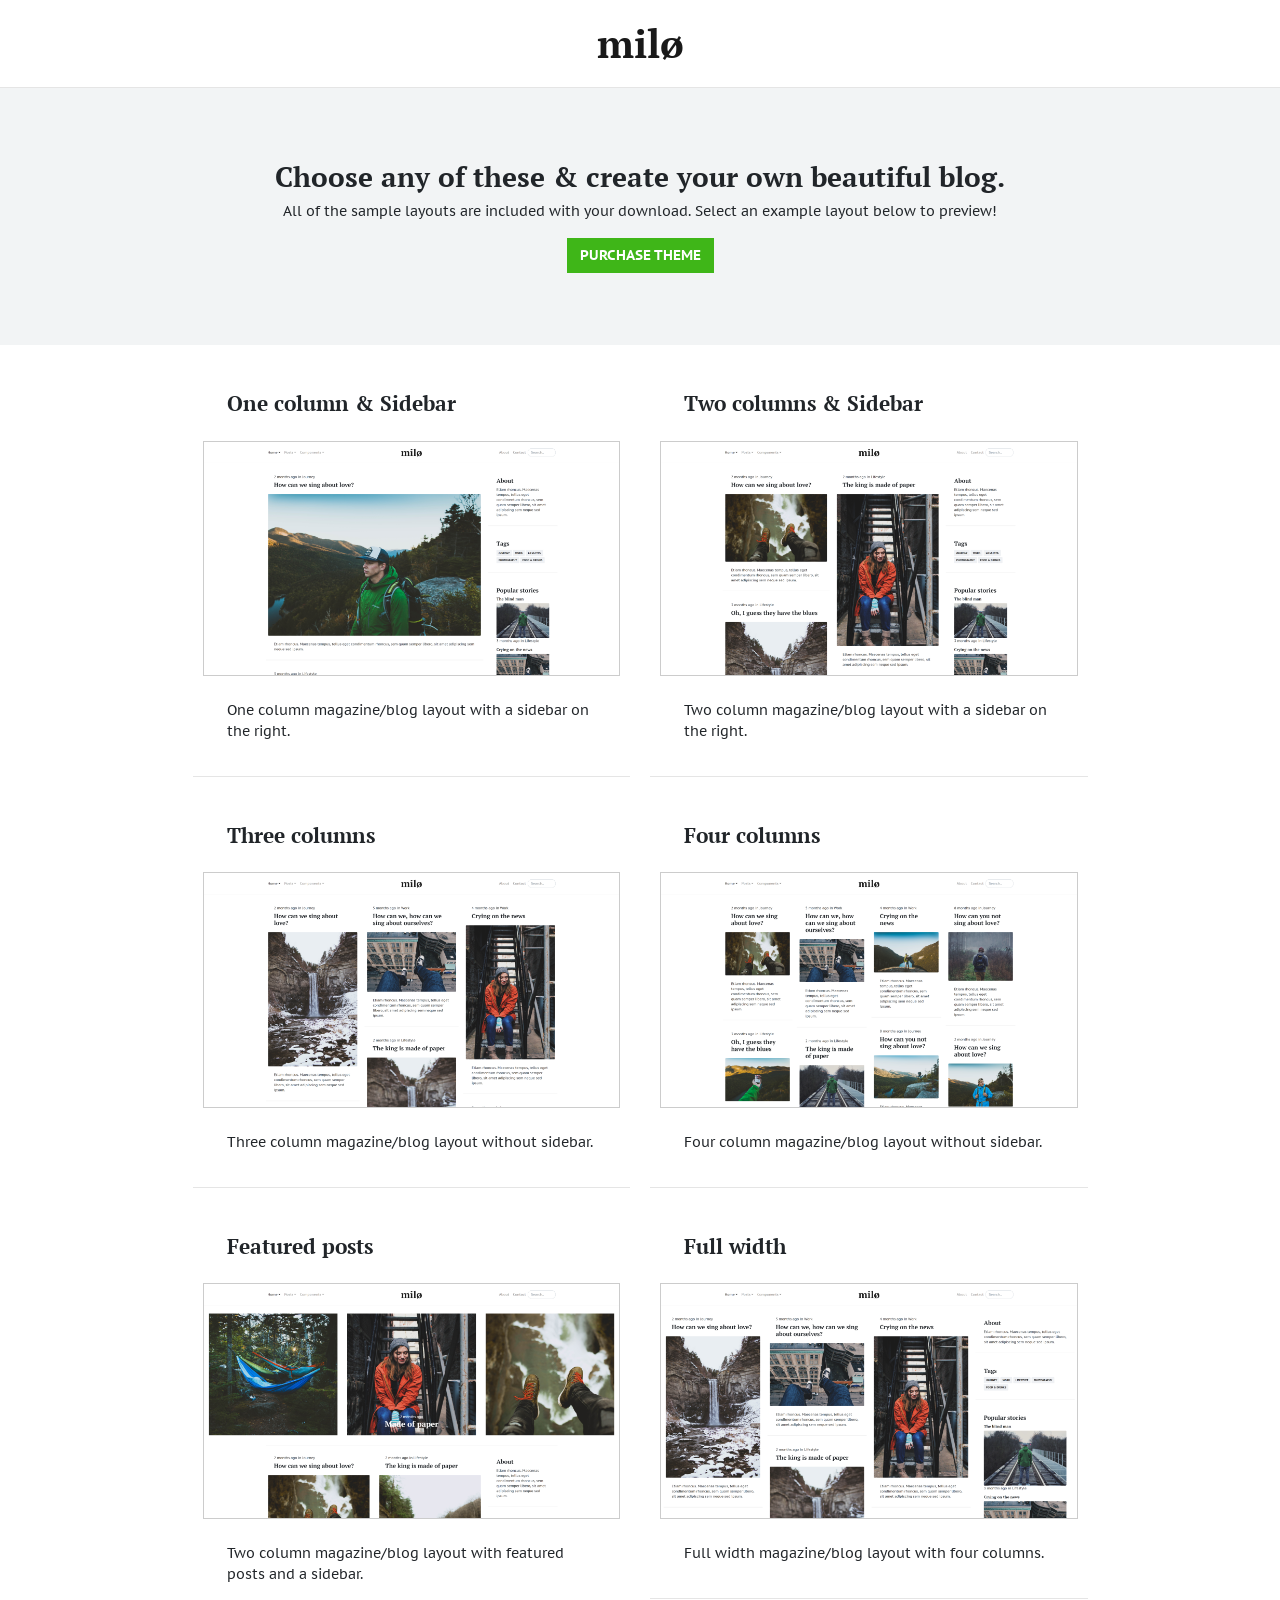
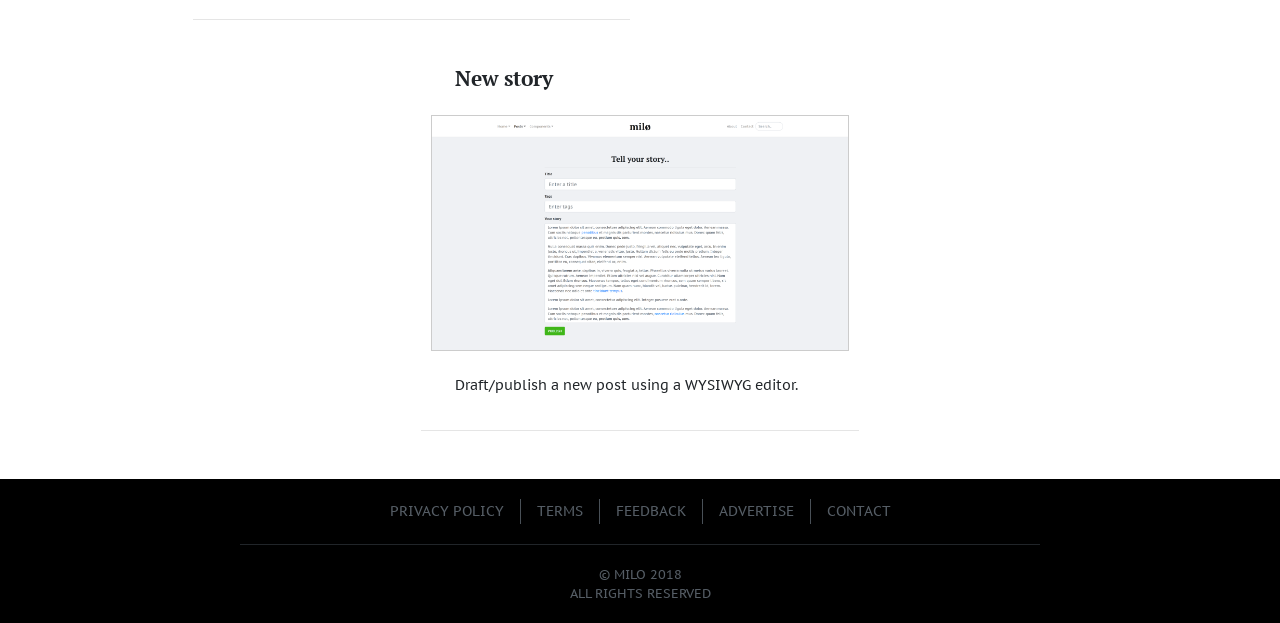
<file: docs/index.html>
<!DOCTYPE html>
<html lang="en">
<head>
  <meta charset="utf-8">
	<meta http-equiv="X-UA-Compatible" content="IE=edge">
	<meta name="viewport" content="width=device-width, initial-scale=1, shrink-to-fit=no">
	<meta name="description" content="Responsive Bootstrap 4 Magazine/Blog Theme">
	<meta name="author" content="Bootlab">

  <title>Milo - Magazine/Blog Theme</title>

  <link href="css/app.css" rel="stylesheet">
</head>
<body>

  <header role="banner">
    <nav class="navbar navbar-expand-md navbar-light bg-white absolute-top">
      <div class="container">
        <a class="navbar-brand mx-auto" href="index.html">Milø</a>
      </div>
    </nav>
  </header>

  <main class="main" role="main">
    <div class="site-preview-intro">
      <div class="container">
        <div class="pt-4 pb-4 text-center">
          <h1 class="h2">Choose any of these & create your own beautiful blog.</h1>
          <p>All of the sample layouts are included with your download. Select an example layout below to preview!</p>
          <a href="https://themes.getbootstrap.com/product/milo-magazineblog-theme/" target="_blank" class="btn btn-success">Purchase theme</a>
        </div>
      </div>
    </div>

    <div class="site-preview-choices">
      <div class="container">
        <div class="row">

          <div class="col-md-11 col-lg-9 mx-auto">
            <div class="row">
              <div class="col-md-6">
                <article class="card mb-4">
                  <header class="card-header">
                    <a href="home-onecolumn.html">
                      <h4 class="card-title">One column & Sidebar</h4>
                    </a>
                  </header>
                  <a href="home-onecolumn.html">
                    <img class="card-img" src="img/screenshots/onecolumn.png" alt="" style="border: 1px solid rgba(0,0,0,.2)" />
                  </a>
                  <div class="card-body">
                    <p class="card-text">One column magazine/blog layout with a sidebar on the right.</p>
                  </div>
                </article><!-- /.card -->
              </div>

              <div class="col-md-6">
                <article class="card mb-4">
                  <header class="card-header">
                    <a href="home-twocolumn.html">
                      <h4 class="card-title">Two columns & Sidebar</h4>
                    </a>
                  </header>
                  <a href="home-twocolumn.html">
                    <img class="card-img" src="img/screenshots/twocolumn.png" alt="" style="border: 1px solid rgba(0,0,0,.2)" />
                  </a>
                  <div class="card-body">
                    <p class="card-text">Two column magazine/blog layout with a sidebar on the right.</p>
                  </div>
                </article><!-- /.card -->
              </div>

              <div class="col-md-6">
                <article class="card mb-4">
                  <header class="card-header">
                    <a href="home-threecolumn.html">
                      <h4 class="card-title">Three columns</h4>
                    </a>
                  </header>
                  <a href="home-threecolumn.html">
                    <img class="card-img" src="img/screenshots/threecolumn.png" alt="" style="border: 1px solid rgba(0,0,0,.2)" />
                  </a>
                  <div class="card-body">
                    <p class="card-text">Three column magazine/blog layout without sidebar.</p>
                  </div>
                </article><!-- /.card -->
              </div>

              <div class="col-md-6">
                <article class="card mb-4">
                  <header class="card-header">
                    <a href="home-fourcolumn.html">
                      <h4 class="card-title">Four columns</h4>
                    </a>
                  </header>
                  <a href="home-fourcolumn.html">
                    <img class="card-img" src="img/screenshots/fourcolumn.png" alt="" style="border: 1px solid rgba(0,0,0,.2)" />
                  </a>
                  <div class="card-body">
                    <p class="card-text">Four column magazine/blog layout without sidebar.</p>
                  </div>
                </article><!-- /.card -->
              </div>

              <div class="col-md-6">
                <article class="card mb-4">
                  <header class="card-header">
                    <a href="home-featured.html">
                      <h4 class="card-title">Featured posts</h4>
                    </a>
                  </header>
                  <a href="home-featured.html">
                    <img class="card-img" src="img/screenshots/featured.png" alt="" style="border: 1px solid rgba(0,0,0,.2)" />
                  </a>
                  <div class="card-body">
                    <p class="card-text">Two column magazine/blog layout with featured posts and a sidebar.</p>
                  </div>
                </article><!-- /.card -->
              </div>

              <div class="col-md-6">
                <article class="card mb-4">
                  <header class="card-header">
                    <a href="home-fullwidth.html">
                      <h4 class="card-title">Full width</h4>
                    </a>
                  </header>
                  <a href="home-fullwidth.html">
                    <img class="card-img" src="img/screenshots/fullwidth.png" alt="" style="border: 1px solid rgba(0,0,0,.2)" />
                  </a>
                  <div class="card-body">
                    <p class="card-text">Full width magazine/blog layout with four columns.</p>
                  </div>
                </article><!-- /.card -->
              </div>

              <div class="col-md-6 mx-auto">
                <article class="card mb-4">
                  <header class="card-header">
                    <a href="post-new.html">
                      <h4 class="card-title">New story</h4>
                    </a>
                  </header>
                  <a href="post-new.html">
                    <img class="card-img" src="img/screenshots/new-post.png" alt="" style="border: 1px solid rgba(0,0,0,.2)" />
                  </a>
                  <div class="card-body">
                    <p class="card-text">Draft/publish a new post using a WYSIWYG editor.</p>
                  </div>
                </article><!-- /.card -->
              </div>
            </div><!-- /.row -->
          </div>

        </div><!-- /.row -->
      </div>
    </div>
  </main>

  <footer class="site-footer bg-darkest" role="contentinfo">
    <div class="container">

      <ul class="nav justify-content-center">
        <li class="nav-item">
          <a class="nav-link" href="#">Privacy policy</a>
        </li>
        <li class="nav-item">
          <a class="nav-link" href="#">Terms</a>
        </li>
        <li class="nav-item">
          <a class="nav-link" href="#">Feedback</a>
        </li>
        <li class="nav-item">
          <a class="nav-link" href="#">Advertise</a>
        </li>
        <li class="nav-item">
          <a class="nav-link" href="page-contact.html">Contact</a>
        </li>
      </ul>
      <div class="copy">
        &copy; Milo 2018<br />
        All rights reserved
      </div>
    </div>
  </footer>

  <script src="js/app.js"></script>
</body>
</html>
</file>
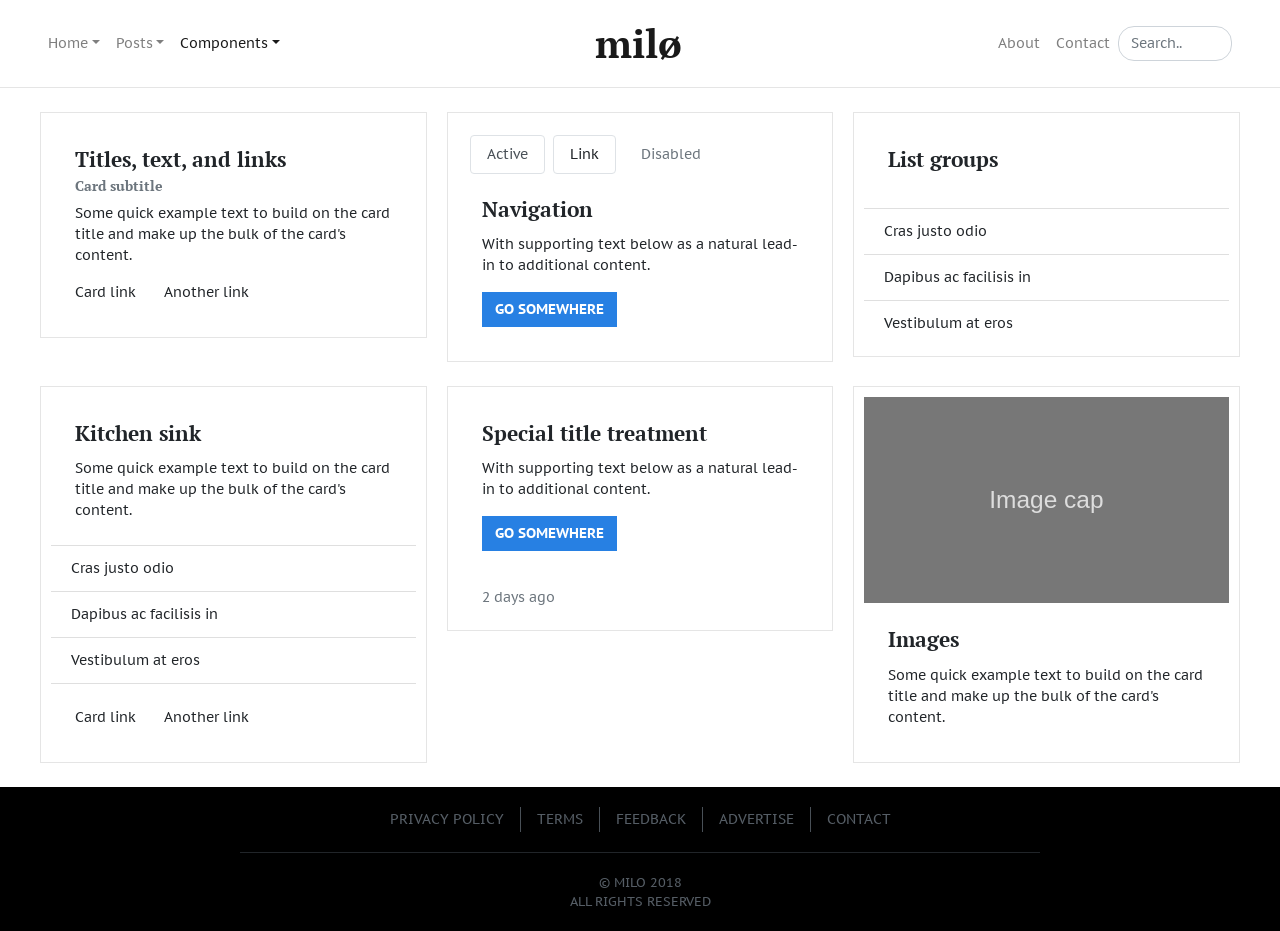
<file: docs/doc-cards.html>
<!DOCTYPE html>
<html lang="en">
<head>
  <meta charset="utf-8">
	<meta http-equiv="X-UA-Compatible" content="IE=edge">
	<meta name="viewport" content="width=device-width, initial-scale=1, shrink-to-fit=no">
	<meta name="description" content="Responsive Bootstrap 4 Magazine/Blog Theme">
	<meta name="author" content="Bootlab">

  <title>Milo - Magazine/Blog Theme</title>

  <link href="css/app.css" rel="stylesheet">
</head>
<body>

  <header role="banner">
    <nav class="navbar navbar-expand-md navbar-light bg-white absolute-top">
      <div class="container">

        <button class="navbar-toggler order-2 order-md-1" type="button" data-toggle="collapse" data-target="#navbar" aria-controls="navbar" aria-expanded="false" aria-label="Toggle navigation">
          <span class="navbar-toggler-icon"></span>
        </button>

        <div class="collapse navbar-collapse order-3 order-md-2" id="navbar">
          <ul class="navbar-nav mr-auto">
            <li class="nav-item dropdown">
              <a class="nav-link dropdown-toggle" href="#" id="dropdown02" data-toggle="dropdown" aria-haspopup="true" aria-expanded="false">Home</a>
              <div class="dropdown-menu" aria-labelledby="dropdown02">
                <a class="dropdown-item" href="home-onecolumn.html">One column</a>
                <a class="dropdown-item" href="home-twocolumn.html">Two column</a>
                <a class="dropdown-item" href="home-threecolumn.html">Three column</a>
                <a class="dropdown-item" href="home-fourcolumn.html">Four column</a>
                <a class="dropdown-item" href="home-featured.html">Featured posts</a>
                <a class="dropdown-item" href="home-fullwidth.html">Full width</a>
              </div>
            </li>
            <li class="nav-item dropdown">
              <a class="nav-link dropdown-toggle" href="#" id="dropdown02" data-toggle="dropdown" aria-haspopup="true" aria-expanded="false">Posts</a>
              <div class="dropdown-menu" aria-labelledby="dropdown02">
                <a class="dropdown-item" href="post-image.html">Image</a>
                <a class="dropdown-item" href="post-video.html">Video</a>
                <a class="dropdown-item" href="post-new.html">New story</a>
              </div>
            </li>
            <li class="nav-item dropdown active">
              <a class="nav-link dropdown-toggle" href="#" id="dropdown03" data-toggle="dropdown" aria-haspopup="true" aria-expanded="false">Components</a>
              <div class="dropdown-menu" aria-labelledby="dropdown03">
                <a class="dropdown-item" href="doc-typography.html">Typography</a>
                <a class="dropdown-item" href="doc-buttons.html">Buttons</a>
                <a class="dropdown-item" href="doc-tables.html">Tables</a>
                <a class="dropdown-item" href="doc-forms.html">Forms</a>
                <a class="dropdown-item" href="doc-cards.html">Cards</a>
              </div>
            </li>
          </ul>
        </div>

        <a class="navbar-brand mx-auto order-1 order-md-3" href="index.html">Milø</a>

        <div class="collapse navbar-collapse order-4 order-md-4" id="navbar">
          <ul class="navbar-nav ml-auto">
            <li class="nav-item">
              <a class="nav-link" href="page-about.html">About</a>
            </li>
            <li class="nav-item">
              <a class="nav-link" href="page-contact.html">Contact</a>
            </li>
          </ul>
          <form class="form-inline" role="search">
            <input class="search js-search form-control form-control-rounded mr-sm-2" type="text" title="Enter search query here.." placeholder="Search.." aria-label="Search">
          </form>
        </div>
      </div>
    </nav>
  </header>

  <main class="main pt-4" role="main">
    <div class="container">

      <div class="row">
        <div class="col-lg-4 col-sm-6 col-xs-12">
          <article class="card card-outline mb-4">
            <div class="card-body">
              <header>
                <h4 class="card-title">Titles, text, and links</h4>
                <h6 class="card-subtitle mb-2 text-muted">Card subtitle</h6>
              </header>
              <p class="card-text">Some quick example text to build on the card title and make up the bulk of the card's content.</p>
              <a href="#" class="card-link">Card link</a>
              <a href="#" class="card-link">Another link</a>
            </div>
          </article><!-- /.card -->
        </div>
        <div class="col-lg-4 col-sm-6 col-xs-12">
          <article class="card card-outline mb-4">
            <div class="card-header">
              <ul class="nav nav-tabs card-header-tabs">
                <li class="nav-item">
                  <a class="nav-link active" href="#">Active</a>
                </li>
                <li class="nav-item">
                  <a class="nav-link" href="#">Link</a>
                </li>
                <li class="nav-item">
                  <a class="nav-link disabled" href="#">Disabled</a>
                </li>
              </ul>
            </div>
            <div class="card-body">
              <h4 class="card-title">Navigation</h4>
              <p class="card-text">With supporting text below as a natural lead-in to additional content.</p>
              <a href="#" class="btn btn-primary">Go somewhere</a>
            </div>
          </article><!-- /.card -->
        </div>
        <div class="col-lg-4 col-sm-6 col-xs-12">
          <article class="card card-outline mb-4">
            <div class="card-body">
              <h4 class="card-title">List groups</h4>
            </div>
            <ul class="list-group list-group-flush">
              <li class="list-group-item">Cras justo odio</li>
              <li class="list-group-item">Dapibus ac facilisis in</li>
              <li class="list-group-item">Vestibulum at eros</li>
            </ul>
          </article><!-- /.card -->
        </div>
        <div class="col-lg-4 col-sm-6 col-xs-12">
          <article class="card card-outline mb-4">
            <div class="card-body">
              <h4 class="card-title">Kitchen sink</h4>
              <p class="card-text">Some quick example text to build on the card title and make up the bulk of the card's content.</p>
            </div>
            <ul class="list-group list-group-flush">
              <li class="list-group-item">Cras justo odio</li>
              <li class="list-group-item">Dapibus ac facilisis in</li>
              <li class="list-group-item">Vestibulum at eros</li>
            </ul>
            <div class="card-body">
              <a href="#" class="card-link">Card link</a>
              <a href="#" class="card-link">Another link</a>
            </div>
          </article><!-- /.card -->
        </div>
        <div class="col-lg-4 col-sm-6 col-xs-12">
          <article class="card card-outline mb-4">
            <div class="card-body">
              <h4 class="card-title">Special title treatment</h4>
              <p class="card-text">With supporting text below as a natural lead-in to additional content.</p>
              <a href="#" class="btn btn-primary">Go somewhere</a>
            </div>
            <div class="card-footer text-muted">
              2 days ago
            </div>
          </article><!-- /.card -->
        </div>
        <div class="col-lg-4 col-sm-6 col-xs-12">
          <article class="card card-outline mb-4">
            <img class="card-img-top" src="data:image/svg+xml;charset=UTF-8,%3Csvg%20width%3D%22318%22%20height%3D%22180%22%20xmlns%3D%22http%3A%2F%2Fwww.w3.org%2F2000%2Fsvg%22%20viewBox%3D%220%200%20318%20180%22%20preserveAspectRatio%3D%22none%22%3E%3Cdefs%3E%3Cstyle%20type%3D%22text%2Fcss%22%3E%23holder_15f3ad2bf4d%20text%20%7B%20fill%3Argba(255%2C255%2C255%2C.75)%3Bfont-weight%3Anormal%3Bfont-family%3AHelvetica%2C%20monospace%3Bfont-size%3A16pt%20%7D%20%3C%2Fstyle%3E%3C%2Fdefs%3E%3Cg%20id%3D%22holder_15f3ad2bf4d%22%3E%3Crect%20width%3D%22318%22%20height%3D%22180%22%20fill%3D%22%23777%22%3E%3C%2Frect%3E%3Cg%3E%3Ctext%20x%3D%22109.140625%22%20y%3D%2297.2%22%3EImage%20cap%3C%2Ftext%3E%3C%2Fg%3E%3C%2Fg%3E%3C%2Fsvg%3E" alt="Card image cap">
            <div class="card-body">
              <header>
                <h4 class="card-title">Images</h4>
              </header>
              <p class="card-text">Some quick example text to build on the card title and make up the bulk of the card's content.</p>
            </div>
          </article><!-- /.card -->
        </div>
      </div>

    </div>
  </main>

  <footer class="site-footer bg-darkest" role="contentinfo">
    <div class="container">

      <ul class="nav justify-content-center">
        <li class="nav-item">
          <a class="nav-link" href="#">Privacy policy</a>
        </li>
        <li class="nav-item">
          <a class="nav-link" href="#">Terms</a>
        </li>
        <li class="nav-item">
          <a class="nav-link" href="#">Feedback</a>
        </li>
        <li class="nav-item">
          <a class="nav-link" href="#">Advertise</a>
        </li>
        <li class="nav-item">
          <a class="nav-link" href="page-contact.html">Contact</a>
        </li>
      </ul>
      <div class="copy">
        &copy; Milo 2018<br />
        All rights reserved
      </div>
    </div>
  </footer>

  <script src="js/app.js"></script>
</body>
</html>
</file>
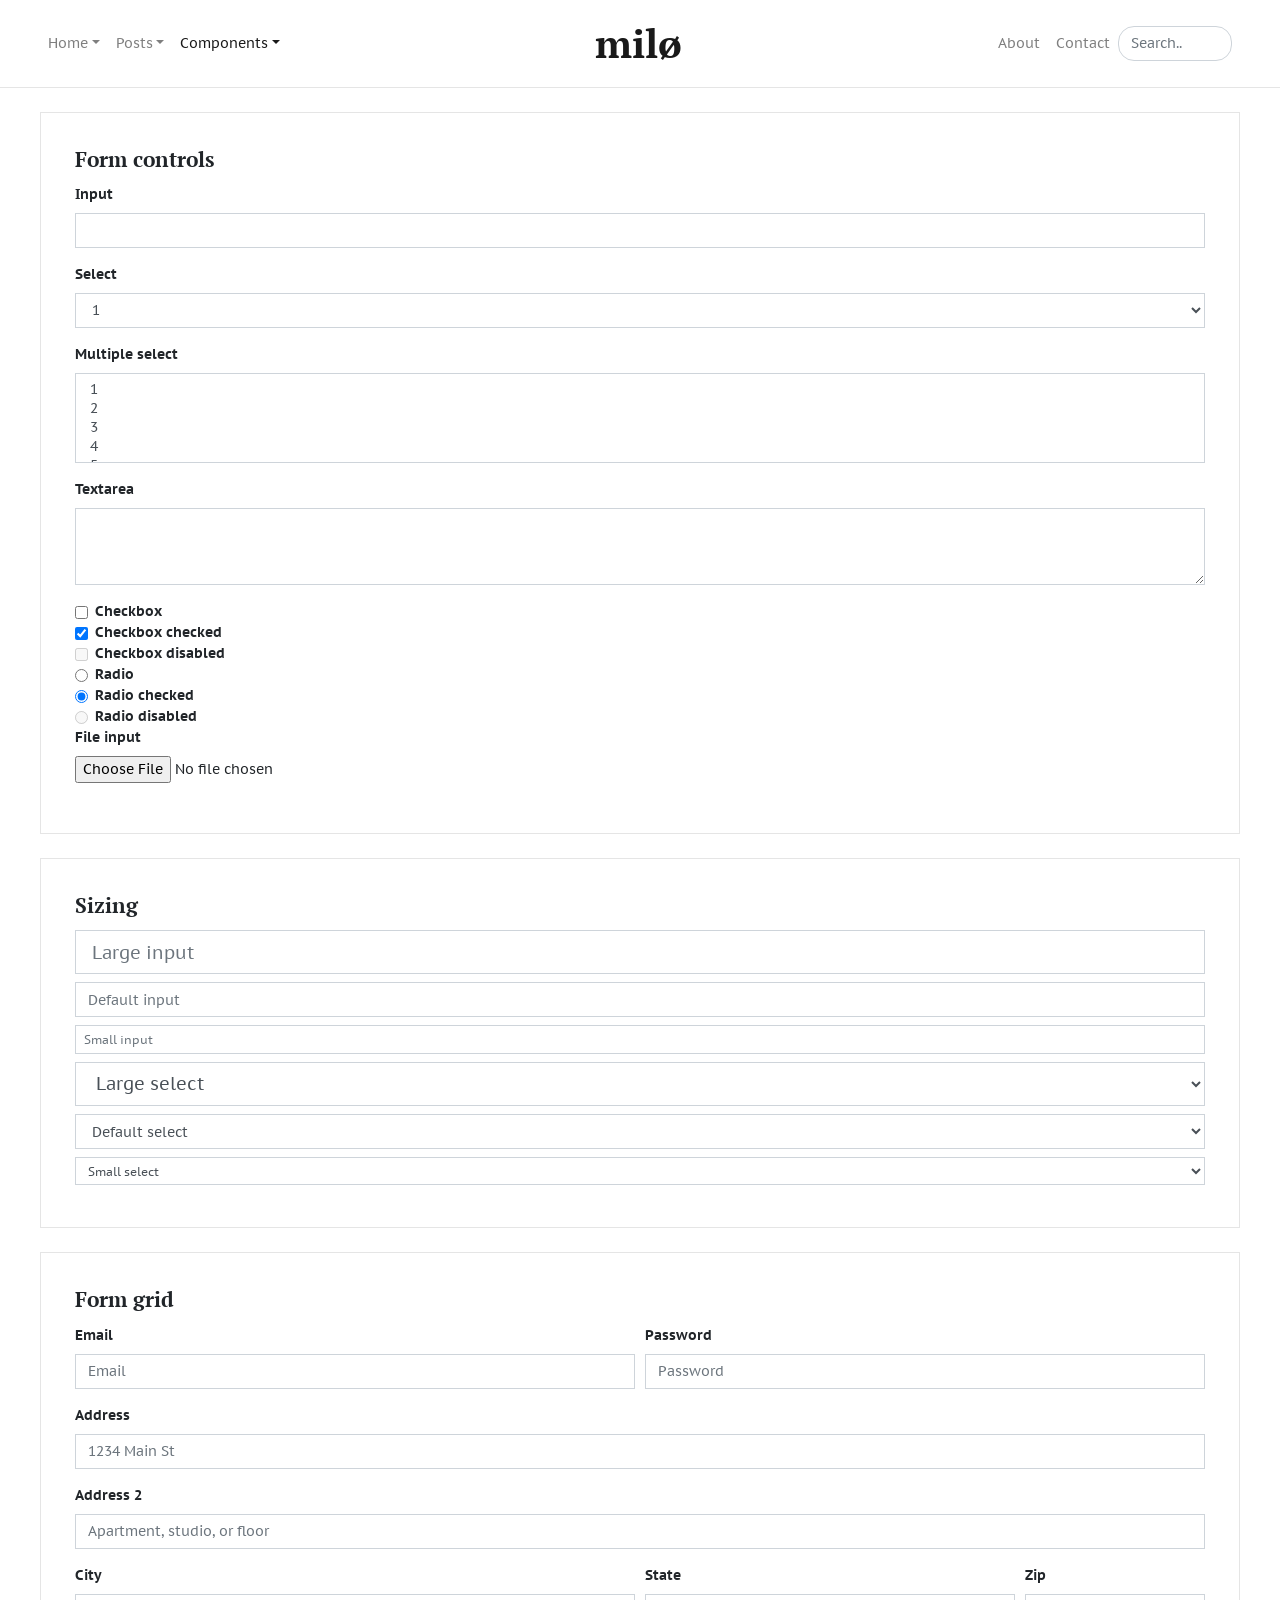
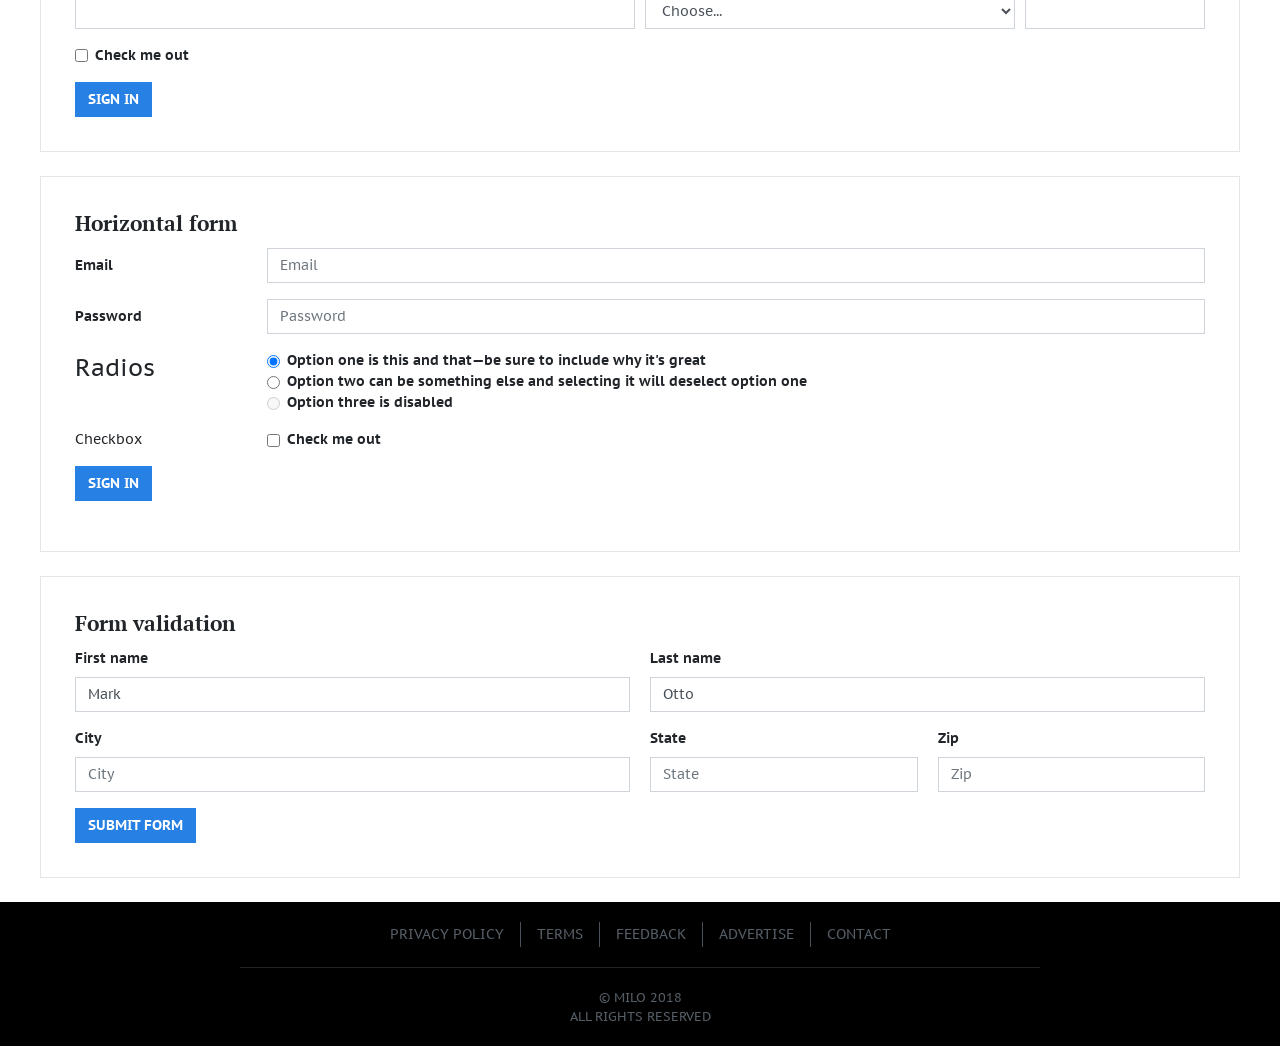
<file: docs/doc-forms.html>
<!DOCTYPE html>
<html lang="en">
<head>
  <meta charset="utf-8">
	<meta http-equiv="X-UA-Compatible" content="IE=edge">
	<meta name="viewport" content="width=device-width, initial-scale=1, shrink-to-fit=no">
	<meta name="description" content="Responsive Bootstrap 4 Magazine/Blog Theme">
	<meta name="author" content="Bootlab">

  <title>Milo - Magazine/Blog Theme</title>

  <link href="css/app.css" rel="stylesheet">
</head>
<body>

  <header role="banner">
    <nav class="navbar navbar-expand-md navbar-light bg-white absolute-top">
      <div class="container">

        <button class="navbar-toggler order-2 order-md-1" type="button" data-toggle="collapse" data-target="#navbar" aria-controls="navbar" aria-expanded="false" aria-label="Toggle navigation">
          <span class="navbar-toggler-icon"></span>
        </button>

        <div class="collapse navbar-collapse order-3 order-md-2" id="navbar">
          <ul class="navbar-nav mr-auto">
            <li class="nav-item dropdown">
              <a class="nav-link dropdown-toggle" href="#" id="dropdown02" data-toggle="dropdown" aria-haspopup="true" aria-expanded="false">Home</a>
              <div class="dropdown-menu" aria-labelledby="dropdown02">
                <a class="dropdown-item" href="home-onecolumn.html">One column</a>
                <a class="dropdown-item" href="home-twocolumn.html">Two column</a>
                <a class="dropdown-item" href="home-threecolumn.html">Three column</a>
                <a class="dropdown-item" href="home-fourcolumn.html">Four column</a>
                <a class="dropdown-item" href="home-featured.html">Featured posts</a>
                <a class="dropdown-item" href="home-fullwidth.html">Full width</a>
              </div>
            </li>
            <li class="nav-item dropdown">
              <a class="nav-link dropdown-toggle" href="#" id="dropdown02" data-toggle="dropdown" aria-haspopup="true" aria-expanded="false">Posts</a>
              <div class="dropdown-menu" aria-labelledby="dropdown02">
                <a class="dropdown-item" href="post-image.html">Image</a>
                <a class="dropdown-item" href="post-video.html">Video</a>
                <a class="dropdown-item" href="post-new.html">New story</a>
              </div>
            </li>
            <li class="nav-item dropdown active">
              <a class="nav-link dropdown-toggle" href="#" id="dropdown03" data-toggle="dropdown" aria-haspopup="true" aria-expanded="false">Components</a>
              <div class="dropdown-menu" aria-labelledby="dropdown03">
                <a class="dropdown-item" href="doc-typography.html">Typography</a>
                <a class="dropdown-item" href="doc-buttons.html">Buttons</a>
                <a class="dropdown-item" href="doc-tables.html">Tables</a>
                <a class="dropdown-item" href="doc-forms.html">Forms</a>
                <a class="dropdown-item" href="doc-cards.html">Cards</a>
              </div>
            </li>
          </ul>
        </div>

        <a class="navbar-brand mx-auto order-1 order-md-3" href="index.html">Milø</a>

        <div class="collapse navbar-collapse order-4 order-md-4" id="navbar">
          <ul class="navbar-nav ml-auto">
            <li class="nav-item">
              <a class="nav-link" href="page-about.html">About</a>
            </li>
            <li class="nav-item">
              <a class="nav-link" href="page-contact.html">Contact</a>
            </li>
          </ul>
          <form class="form-inline" role="search">
            <input class="search js-search form-control form-control-rounded mr-sm-2" type="text" title="Enter search query here.." placeholder="Search.." aria-label="Search">
          </form>
        </div>
      </div>
    </nav>
  </header>

  <main class="main pt-4" role="main">
    <div class="container">

      <article class="card card-outline mb-4">
        <div class="card-body">
          <header>
            <h4 class="card-title">Form controls</h4>
          </header>
          <form>
            <div class="form-group">
              <label for="exampleFormInput">Input</label>
              <input type="text" class="form-control" id="exampleFormInput">
            </div>
            <div class="form-group">
              <label for="exampleFormControlSelect1">Select</label>
              <select class="form-control" id="exampleFormControlSelect1">
                <option>1</option>
                <option>2</option>
                <option>3</option>
                <option>4</option>
                <option>5</option>
              </select>
            </div>
            <div class="form-group">
              <label for="exampleFormControlSelect2">Multiple select</label>
              <select multiple class="form-control" id="exampleFormControlSelect2">
                <option>1</option>
                <option>2</option>
                <option>3</option>
                <option>4</option>
                <option>5</option>
              </select>
            </div>
            <div class="form-group">
              <label for="exampleFormControlTextarea1">Textarea</label>
              <textarea class="form-control" id="exampleFormControlTextarea1" rows="3"></textarea>
            </div>
            <div class="form-check">
              <label class="form-check-label">
                <input class="form-check-input" type="checkbox" value="">
                Checkbox
              </label>
            </div>
            <div class="form-check">
              <label class="form-check-label">
                <input class="form-check-input" type="checkbox" value="" checked>
                Checkbox checked
              </label>
            </div>
            <div class="form-check disabled">
              <label class="form-check-label">
                <input class="form-check-input" type="checkbox" value="" disabled>
                Checkbox disabled
              </label>
            </div>
            <div class="form-check">
              <label class="form-check-label">
                <input class="form-check-input" type="radio" name="exampleRadios" id="exampleRadios1" value="option1">
                Radio
              </label>
            </div>
            <div class="form-check">
              <label class="form-check-label">
                <input class="form-check-input" type="radio" name="exampleRadios" id="exampleRadios2" value="option2" checked>
                Radio checked
              </label>
            </div>
            <div class="form-check disabled">
              <label class="form-check-label">
                <input class="form-check-input" type="radio" name="exampleRadios" id="exampleRadios3" value="option3" disabled>
                Radio disabled
              </label>
            </div>
            <div class="form-group">
              <label for="exampleFormControlFile1">File input</label>
              <input type="file" class="form-control-file" id="exampleFormControlFile1">
            </div>
          </form>
        </div>
      </article><!-- /.card -->

      <article class="card card-outline mb-4">
        <div class="card-body">
          <header>
            <h4 class="card-title">Sizing</h4>
          </header>

          <input class="form-control form-control-lg mb-2" type="text" placeholder="Large input">
          <input class="form-control mb-2" type="text" placeholder="Default input">
          <input class="form-control form-control-sm mb-2" type="text" placeholder="Small input">

          <select class="form-control form-control-lg mb-2">
            <option>Large select</option>
          </select>
          <select class="form-control mb-2">
            <option>Default select</option>
          </select>
          <select class="form-control form-control-sm mb-2">
            <option>Small select</option>
          </select>
        </div>
      </article><!-- /.card -->

      <article class="card card-outline mb-4">
        <div class="card-body">
          <header>
            <h4 class="card-title">Form grid</h4>
          </header>
          <form>
            <div class="form-row">
              <div class="form-group col-md-6">
                <label for="inputEmail4">Email</label>
                <input type="email" class="form-control" id="inputEmail4" placeholder="Email">
              </div>
              <div class="form-group col-md-6">
                <label for="inputPassword4">Password</label>
                <input type="password" class="form-control" id="inputPassword4" placeholder="Password">
              </div>
            </div>
            <div class="form-group">
              <label for="inputAddress">Address</label>
              <input type="text" class="form-control" id="inputAddress" placeholder="1234 Main St">
            </div>
            <div class="form-group">
              <label for="inputAddress2">Address 2</label>
              <input type="text" class="form-control" id="inputAddress2" placeholder="Apartment, studio, or floor">
            </div>
            <div class="form-row">
              <div class="form-group col-md-6">
                <label for="inputCity">City</label>
                <input type="text" class="form-control" id="inputCity">
              </div>
              <div class="form-group col-md-4">
                <label for="inputState">State</label>
                <select id="inputState" class="form-control">
                  <option selected>Choose...</option>
                  <option>...</option>
                </select>
              </div>
              <div class="form-group col-md-2">
                <label for="inputZip">Zip</label>
                <input type="text" class="form-control" id="inputZip">
              </div>
            </div>
            <div class="form-group">
              <div class="form-check">
                <label class="form-check-label">
                  <input class="form-check-input" type="checkbox"> Check me out
                </label>
              </div>
            </div>
            <button type="submit" class="btn btn-primary">Sign in</button>
          </form>
        </div>
      </article><!-- /.card -->

      <article class="card card-outline mb-4">
        <div class="card-body">
          <header>
            <h4 class="card-title">Horizontal form</h4>
          </header>
          <form>
            <div class="form-group row">
              <label for="inputEmail3" class="col-sm-2 col-form-label">Email</label>
              <div class="col-sm-10">
                <input type="email" class="form-control" id="inputEmail3" placeholder="Email">
              </div>
            </div>
            <div class="form-group row">
              <label for="inputPassword3" class="col-sm-2 col-form-label">Password</label>
              <div class="col-sm-10">
                <input type="password" class="form-control" id="inputPassword3" placeholder="Password">
              </div>
            </div>
            <fieldset class="form-group">
              <div class="row">
                <legend class="col-form-legend col-sm-2">Radios</legend>
                <div class="col-sm-10">
                  <div class="form-check">
                    <label class="form-check-label">
                      <input class="form-check-input" type="radio" name="gridRadios" id="gridRadios1" value="option1" checked>
                      Option one is this and that&mdash;be sure to include why it's great
                    </label>
                  </div>
                  <div class="form-check">
                    <label class="form-check-label">
                      <input class="form-check-input" type="radio" name="gridRadios" id="gridRadios2" value="option2">
                      Option two can be something else and selecting it will deselect option one
                    </label>
                  </div>
                  <div class="form-check disabled">
                    <label class="form-check-label">
                      <input class="form-check-input" type="radio" name="gridRadios" id="gridRadios3" value="option3" disabled>
                      Option three is disabled
                    </label>
                  </div>
                </div>
              </div>
            </fieldset>
            <div class="form-group row">
              <div class="col-sm-2">Checkbox</div>
              <div class="col-sm-10">
                <div class="form-check">
                  <label class="form-check-label">
                    <input class="form-check-input" type="checkbox"> Check me out
                  </label>
                </div>
              </div>
            </div>
            <div class="form-group row">
              <div class="col-sm-10">
                <button type="submit" class="btn btn-primary">Sign in</button>
              </div>
            </div>
          </form>
        </div>
      </article><!-- /.card -->

      <article class="card card-outline mb-4">
        <div class="card-body">
          <header>
            <h4 class="card-title">Form validation</h4>
          </header>
          <form id="needs-validation" novalidate>
            <div class="row">
              <div class="col-md-6 mb-3">
                <label for="validationCustom01">First name</label>
                <input type="text" class="form-control" id="validationCustom01" placeholder="First name" value="Mark" required>
              </div>
              <div class="col-md-6 mb-3">
                <label for="validationCustom02">Last name</label>
                <input type="text" class="form-control" id="validationCustom02" placeholder="Last name" value="Otto" required>
              </div>
            </div>
            <div class="row">
              <div class="col-md-6 mb-3">
                <label for="validationCustom03">City</label>
                <input type="text" class="form-control" id="validationCustom03" placeholder="City" required>
                <div class="invalid-feedback">
                  Please provide a valid city.
                </div>
              </div>
              <div class="col-md-3 mb-3">
                <label for="validationCustom04">State</label>
                <input type="text" class="form-control" id="validationCustom04" placeholder="State" required>
                <div class="invalid-feedback">
                  Please provide a valid state.
                </div>
              </div>
              <div class="col-md-3 mb-3">
                <label for="validationCustom05">Zip</label>
                <input type="text" class="form-control" id="validationCustom05" placeholder="Zip" required>
                <div class="invalid-feedback">
                  Please provide a valid zip.
                </div>
              </div>
            </div>
            <button class="btn btn-primary" type="submit">Submit form</button>
          </form>

          <script>
          // Example starter JavaScript for disabling form submissions if there are invalid fields
          (function() {
            'use strict';

            window.addEventListener('load', function() {
              var form = document.getElementById('needs-validation');
              form.addEventListener('submit', function(event) {
                if (form.checkValidity() === false) {
                  event.preventDefault();
                  event.stopPropagation();
                }
                form.classList.add('was-validated');
              }, false);
            }, false);
          })();
          </script>
        </div>
      </article><!-- /.card -->

    </div>
  </main>

  <footer class="site-footer bg-darkest" role="contentinfo">
    <div class="container">

      <ul class="nav justify-content-center">
        <li class="nav-item">
          <a class="nav-link" href="#">Privacy policy</a>
        </li>
        <li class="nav-item">
          <a class="nav-link" href="#">Terms</a>
        </li>
        <li class="nav-item">
          <a class="nav-link" href="#">Feedback</a>
        </li>
        <li class="nav-item">
          <a class="nav-link" href="#">Advertise</a>
        </li>
        <li class="nav-item">
          <a class="nav-link" href="page-contact.html">Contact</a>
        </li>
      </ul>
      <div class="copy">
        &copy; Milo 2018<br />
        All rights reserved
      </div>
    </div>
  </footer>

  <script src="js/app.js"></script>
</body>
</html>
</file>
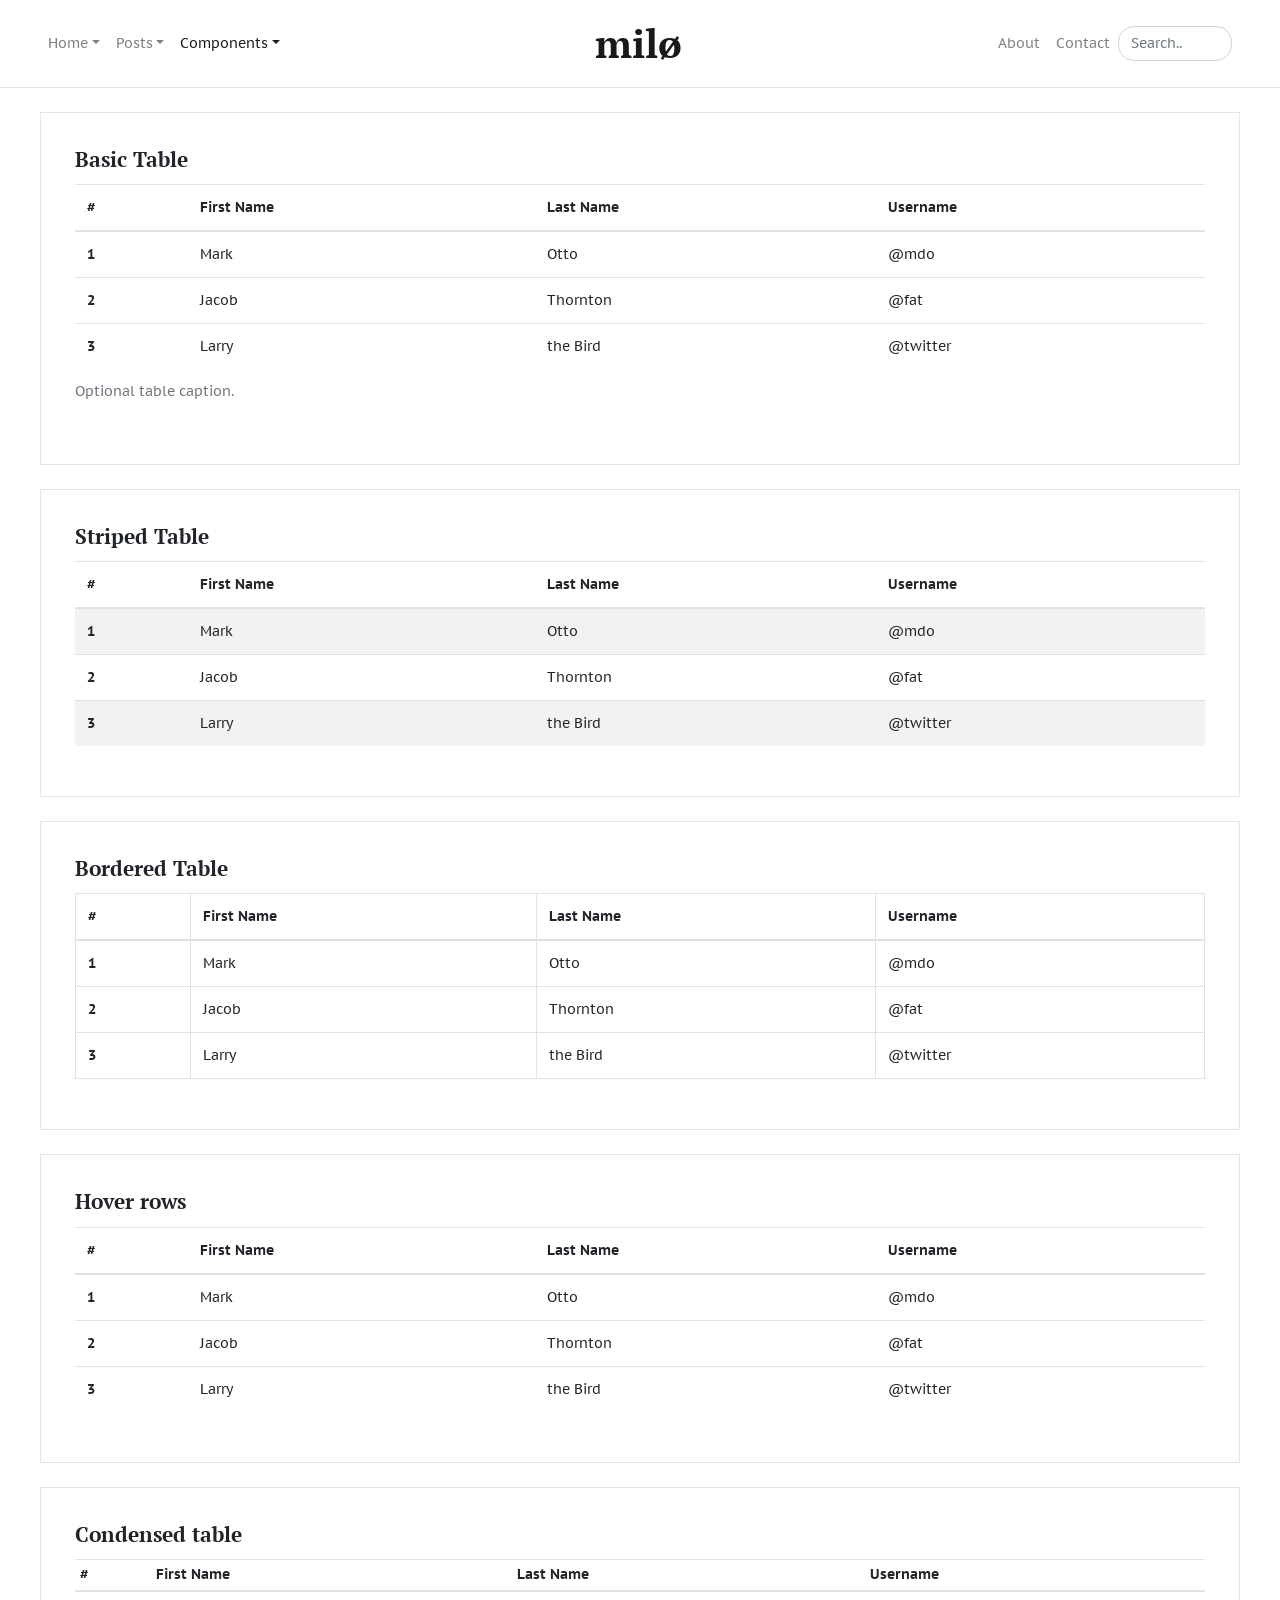
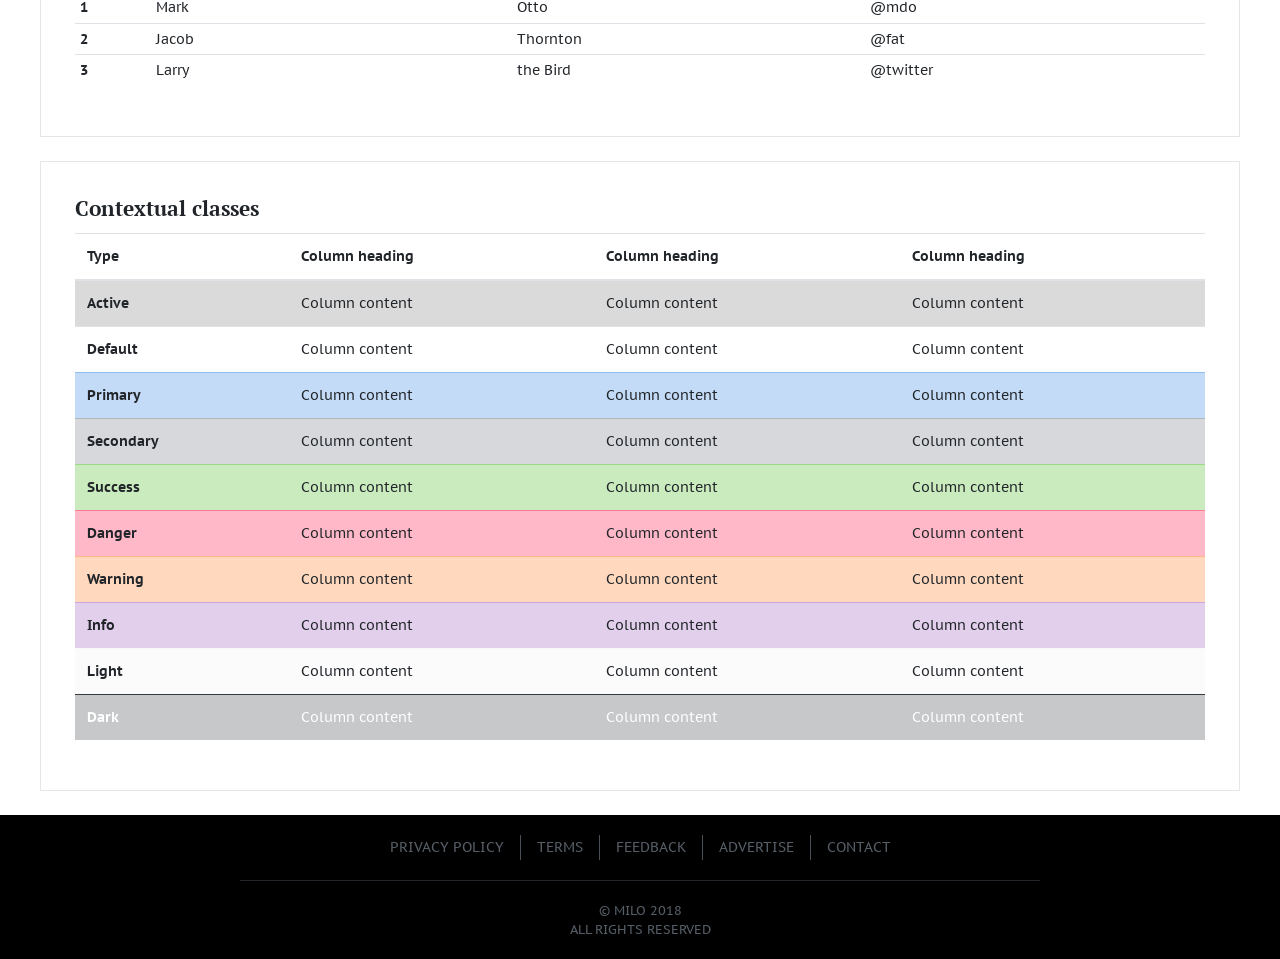
<file: docs/doc-tables.html>
<!DOCTYPE html>
<html lang="en">
<head>
  <meta charset="utf-8">
	<meta http-equiv="X-UA-Compatible" content="IE=edge">
	<meta name="viewport" content="width=device-width, initial-scale=1, shrink-to-fit=no">
	<meta name="description" content="Responsive Bootstrap 4 Magazine/Blog Theme">
	<meta name="author" content="Bootlab">

  <title>Milo - Magazine/Blog Theme</title>

  <link href="css/app.css" rel="stylesheet">
</head>
<body>

  <header role="banner">
    <nav class="navbar navbar-expand-md navbar-light bg-white absolute-top">
      <div class="container">

        <button class="navbar-toggler order-2 order-md-1" type="button" data-toggle="collapse" data-target="#navbar" aria-controls="navbar" aria-expanded="false" aria-label="Toggle navigation">
          <span class="navbar-toggler-icon"></span>
        </button>

        <div class="collapse navbar-collapse order-3 order-md-2" id="navbar">
          <ul class="navbar-nav mr-auto">
            <li class="nav-item dropdown">
              <a class="nav-link dropdown-toggle" href="#" id="dropdown02" data-toggle="dropdown" aria-haspopup="true" aria-expanded="false">Home</a>
              <div class="dropdown-menu" aria-labelledby="dropdown02">
                <a class="dropdown-item" href="home-onecolumn.html">One column</a>
                <a class="dropdown-item" href="home-twocolumn.html">Two column</a>
                <a class="dropdown-item" href="home-threecolumn.html">Three column</a>
                <a class="dropdown-item" href="home-fourcolumn.html">Four column</a>
                <a class="dropdown-item" href="home-featured.html">Featured posts</a>
                <a class="dropdown-item" href="home-fullwidth.html">Full width</a>
              </div>
            </li>
            <li class="nav-item dropdown">
              <a class="nav-link dropdown-toggle" href="#" id="dropdown02" data-toggle="dropdown" aria-haspopup="true" aria-expanded="false">Posts</a>
              <div class="dropdown-menu" aria-labelledby="dropdown02">
                <a class="dropdown-item" href="post-image.html">Image</a>
                <a class="dropdown-item" href="post-video.html">Video</a>
                <a class="dropdown-item" href="post-new.html">New story</a>
              </div>
            </li>
            <li class="nav-item dropdown active">
              <a class="nav-link dropdown-toggle" href="#" id="dropdown03" data-toggle="dropdown" aria-haspopup="true" aria-expanded="false">Components</a>
              <div class="dropdown-menu" aria-labelledby="dropdown03">
                <a class="dropdown-item" href="doc-typography.html">Typography</a>
                <a class="dropdown-item" href="doc-buttons.html">Buttons</a>
                <a class="dropdown-item" href="doc-tables.html">Tables</a>
                <a class="dropdown-item" href="doc-forms.html">Forms</a>
                <a class="dropdown-item" href="doc-cards.html">Cards</a>
              </div>
            </li>
          </ul>
        </div>

        <a class="navbar-brand mx-auto order-1 order-md-3" href="index.html">Milø</a>

        <div class="collapse navbar-collapse order-4 order-md-4" id="navbar">
          <ul class="navbar-nav ml-auto">
            <li class="nav-item">
              <a class="nav-link" href="page-about.html">About</a>
            </li>
            <li class="nav-item">
              <a class="nav-link" href="page-contact.html">Contact</a>
            </li>
          </ul>
          <form class="form-inline" role="search">
            <input class="search js-search form-control form-control-rounded mr-sm-2" type="text" title="Enter search query here.." placeholder="Search.." aria-label="Search">
          </form>
        </div>
      </div>
    </nav>
  </header>

  <main class="main pt-4" role="main">
    <div class="container">

      <article class="card card-outline mb-4">
        <div class="card-body">
          <header>
            <h4 class="card-title">Basic Table</h4>
          </header>

          <table class="table">
            <caption>Optional table caption.</caption>
            <thead>
              <tr>
                <th>#</th>
                <th>First Name</th>
                <th>Last Name</th>
                <th>Username</th>
              </tr>
            </thead>
            <tbody>
              <tr>
                <th scope="row">1</th>
                <td>Mark</td>
                <td>Otto</td>
                <td>@mdo</td>
              </tr>
              <tr>
                <th scope="row">2</th>
                <td>Jacob</td>
                <td>Thornton</td>
                <td>@fat</td>
              </tr>
              <tr>
                <th scope="row">3</th>
                <td>Larry</td>
                <td>the Bird</td>
                <td>@twitter</td>
              </tr>
            </tbody>
          </table>
        </div>
      </article><!-- /.card -->

      <article class="card card-outline mb-4">
        <div class="card-body">
          <header>
            <h4 class="card-title">Striped Table</h4>
          </header>

          <table class="table table-striped">
            <thead>
              <tr>
                <th>#</th>
                <th>First Name</th>
                <th>Last Name</th>
                <th>Username</th>
              </tr>
            </thead>
            <tbody>
              <tr>
                <th scope="row">1</th>
                <td>Mark</td>
                <td>Otto</td>
                <td>@mdo</td>
              </tr>
              <tr>
                <th scope="row">2</th>
                <td>Jacob</td>
                <td>Thornton</td>
                <td>@fat</td>
              </tr>
              <tr>
                <th scope="row">3</th>
                <td>Larry</td>
                <td>the Bird</td>
                <td>@twitter</td>
              </tr>
            </tbody>
          </table>
        </div>
      </article><!-- /.card -->

      <article class="card card-outline mb-4">
        <div class="card-body">
          <header>
            <h4 class="card-title">Bordered Table</h4>
          </header>

          <table class="table table-bordered">
            <thead>
              <tr>
                <th>#</th>
                <th>First Name</th>
                <th>Last Name</th>
                <th>Username</th>
              </tr>
            </thead>
            <tbody>
              <tr>
                <th scope="row">1</th>
                <td>Mark</td>
                <td>Otto</td>
                <td>@mdo</td>
              </tr>
              <tr>
                <th scope="row">2</th>
                <td>Jacob</td>
                <td>Thornton</td>
                <td>@fat</td>
              </tr>
              <tr>
                <th scope="row">3</th>
                <td>Larry</td>
                <td>the Bird</td>
                <td>@twitter</td>
              </tr>
            </tbody>
          </table>
        </div>
      </article><!-- /.card -->

      <article class="card card-outline mb-4">
        <div class="card-body">
          <header>
            <h4 class="card-title">Hover rows</h4>
          </header>

          <table class="table table-hover">
            <thead>
              <tr>
                <th>#</th>
                <th>First Name</th>
                <th>Last Name</th>
                <th>Username</th>
              </tr>
            </thead>
            <tbody>
              <tr>
                <th scope="row">1</th>
                <td>Mark</td>
                <td>Otto</td>
                <td>@mdo</td>
              </tr>
              <tr>
                <th scope="row">2</th>
                <td>Jacob</td>
                <td>Thornton</td>
                <td>@fat</td>
              </tr>
              <tr>
                <th scope="row">3</th>
                <td>Larry</td>
                <td>the Bird</td>
                <td>@twitter</td>
              </tr>
            </tbody>
          </table>
        </div>
      </article><!-- /.card -->

      <article class="card card-outline mb-4">
        <div class="card-body">
          <header>
            <h4 class="card-title">Condensed table</h4>
          </header>

          <table class="table table-sm">
            <thead>
              <tr>
                <th>#</th>
                <th>First Name</th>
                <th>Last Name</th>
                <th>Username</th>
              </tr>
            </thead>
            <tbody>
              <tr>
                <th scope="row">1</th>
                <td>Mark</td>
                <td>Otto</td>
                <td>@mdo</td>
              </tr>
              <tr>
                <th scope="row">2</th>
                <td>Jacob</td>
                <td>Thornton</td>
                <td>@fat</td>
              </tr>
              <tr>
                <th scope="row">3</th>
                <td>Larry</td>
                <td>the Bird</td>
                <td>@twitter</td>
              </tr>
            </tbody>
          </table>
        </div>
      </article><!-- /.card -->

      <article class="card card-outline mb-4">
        <div class="card-body">
          <header>
            <h4 class="card-title">Contextual classes</h4>
          </header>

          <table class="table">
            <thead>
              <tr>
                <th>Type</th>
                <th>Column heading</th>
                <th>Column heading</th>
                <th>Column heading</th>
              </tr>
            </thead>
            <tbody>
              <tr class="table-active">
                <th scope="row">Active</th>
                <td>Column content</td>
                <td>Column content</td>
                <td>Column content</td>
              </tr>
              <tr>
                <th scope="row">Default</th>
                <td>Column content</td>
                <td>Column content</td>
                <td>Column content</td>
              </tr>
              <tr class="table-primary">
                <th scope="row">Primary</th>
                <td>Column content</td>
                <td>Column content</td>
                <td>Column content</td>
              </tr>
              <tr class="table-secondary">
                <th scope="row">Secondary</th>
                <td>Column content</td>
                <td>Column content</td>
                <td>Column content</td>
              </tr>
              <tr class="table-success">
                <th scope="row">Success</th>
                <td>Column content</td>
                <td>Column content</td>
                <td>Column content</td>
              </tr>
              <tr class="table-danger">
                <th scope="row">Danger</th>
                <td>Column content</td>
                <td>Column content</td>
                <td>Column content</td>
              </tr>
              <tr class="table-warning">
                <th scope="row">Warning</th>
                <td>Column content</td>
                <td>Column content</td>
                <td>Column content</td>
              </tr>
              <tr class="table-info">
                <th scope="row">Info</th>
                <td>Column content</td>
                <td>Column content</td>
                <td>Column content</td>
              </tr>
              <tr class="table-light">
                <th scope="row">Light</th>
                <td>Column content</td>
                <td>Column content</td>
                <td>Column content</td>
              </tr>
              <tr class="table-dark">
                <th scope="row">Dark</th>
                <td>Column content</td>
                <td>Column content</td>
                <td>Column content</td>
              </tr>
            </tbody>
          </table>
        </div>
      </article><!-- /.card -->

    </div>
  </main>

  <footer class="site-footer bg-darkest" role="contentinfo">
    <div class="container">

      <ul class="nav justify-content-center">
        <li class="nav-item">
          <a class="nav-link" href="#">Privacy policy</a>
        </li>
        <li class="nav-item">
          <a class="nav-link" href="#">Terms</a>
        </li>
        <li class="nav-item">
          <a class="nav-link" href="#">Feedback</a>
        </li>
        <li class="nav-item">
          <a class="nav-link" href="#">Advertise</a>
        </li>
        <li class="nav-item">
          <a class="nav-link" href="page-contact.html">Contact</a>
        </li>
      </ul>
      <div class="copy">
        &copy; Milo 2018<br />
        All rights reserved
      </div>
    </div>
  </footer>

  <script src="js/app.js"></script>
</body>
</html>
</file>
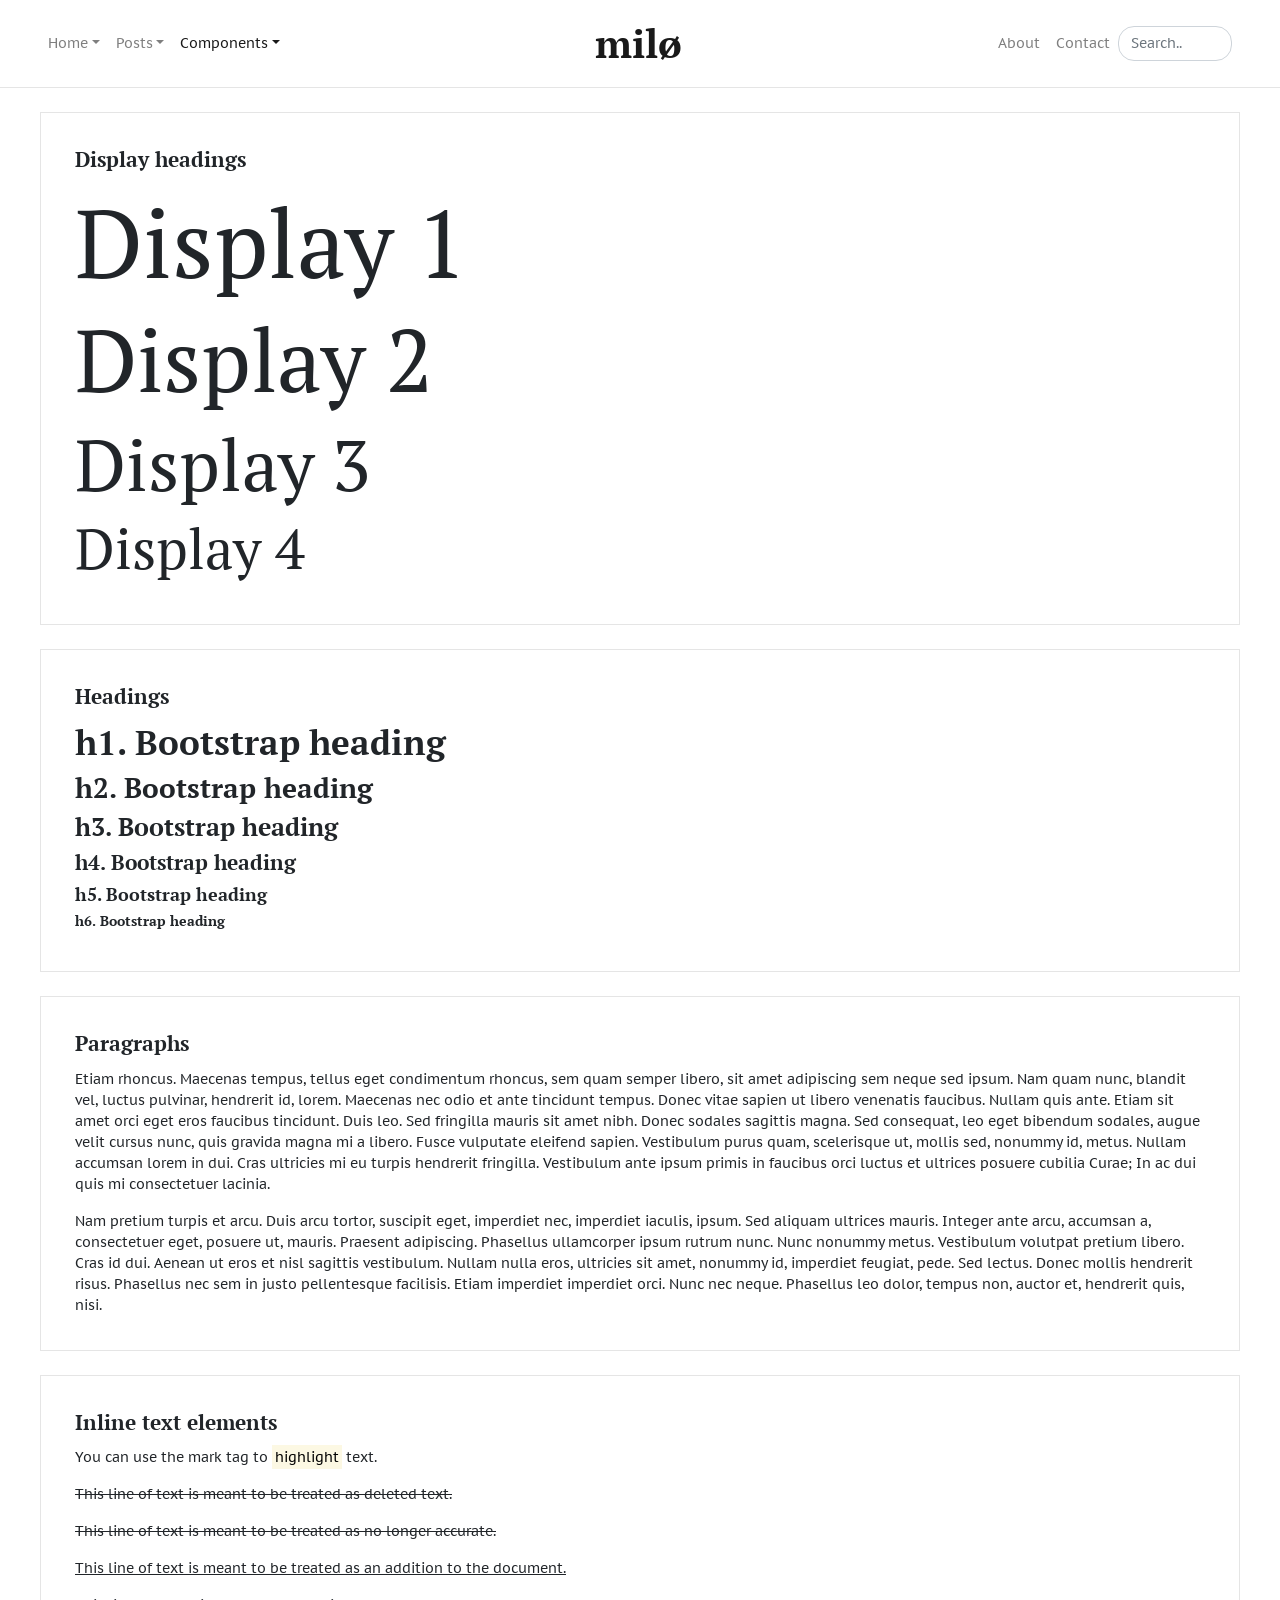
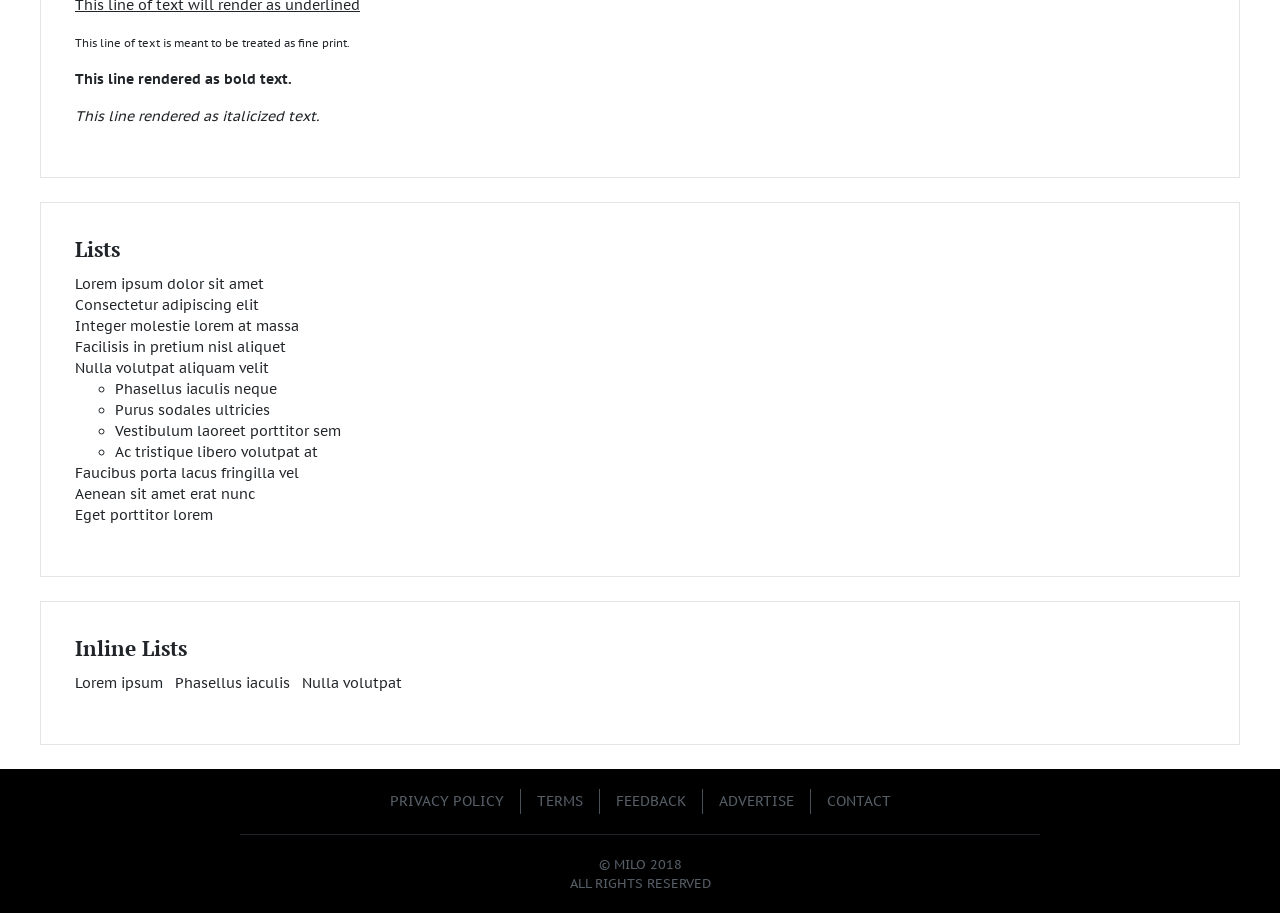
<file: docs/doc-typography.html>
<!DOCTYPE html>
<html lang="en">
<head>
  <meta charset="utf-8">
	<meta http-equiv="X-UA-Compatible" content="IE=edge">
	<meta name="viewport" content="width=device-width, initial-scale=1, shrink-to-fit=no">
	<meta name="description" content="Responsive Bootstrap 4 Magazine/Blog Theme">
	<meta name="author" content="Bootlab">

  <title>Milo - Magazine/Blog Theme</title>

  <link href="css/app.css" rel="stylesheet">
</head>
<body>

  <header role="banner">
    <nav class="navbar navbar-expand-md navbar-light bg-white absolute-top">
      <div class="container">

        <button class="navbar-toggler order-2 order-md-1" type="button" data-toggle="collapse" data-target="#navbar" aria-controls="navbar" aria-expanded="false" aria-label="Toggle navigation">
          <span class="navbar-toggler-icon"></span>
        </button>

        <div class="collapse navbar-collapse order-3 order-md-2" id="navbar">
          <ul class="navbar-nav mr-auto">
            <li class="nav-item dropdown">
              <a class="nav-link dropdown-toggle" href="#" id="dropdown02" data-toggle="dropdown" aria-haspopup="true" aria-expanded="false">Home</a>
              <div class="dropdown-menu" aria-labelledby="dropdown02">
                <a class="dropdown-item" href="home-onecolumn.html">One column</a>
                <a class="dropdown-item" href="home-twocolumn.html">Two column</a>
                <a class="dropdown-item" href="home-threecolumn.html">Three column</a>
                <a class="dropdown-item" href="home-fourcolumn.html">Four column</a>
                <a class="dropdown-item" href="home-featured.html">Featured posts</a>
                <a class="dropdown-item" href="home-fullwidth.html">Full width</a>
              </div>
            </li>
            <li class="nav-item dropdown">
              <a class="nav-link dropdown-toggle" href="#" id="dropdown02" data-toggle="dropdown" aria-haspopup="true" aria-expanded="false">Posts</a>
              <div class="dropdown-menu" aria-labelledby="dropdown02">
                <a class="dropdown-item" href="post-image.html">Image</a>
                <a class="dropdown-item" href="post-video.html">Video</a>
                <a class="dropdown-item" href="post-new.html">New story</a>
              </div>
            </li>
            <li class="nav-item dropdown active">
              <a class="nav-link dropdown-toggle" href="#" id="dropdown03" data-toggle="dropdown" aria-haspopup="true" aria-expanded="false">Components</a>
              <div class="dropdown-menu" aria-labelledby="dropdown03">
                <a class="dropdown-item" href="doc-typography.html">Typography</a>
                <a class="dropdown-item" href="doc-buttons.html">Buttons</a>
                <a class="dropdown-item" href="doc-tables.html">Tables</a>
                <a class="dropdown-item" href="doc-forms.html">Forms</a>
                <a class="dropdown-item" href="doc-cards.html">Cards</a>
              </div>
            </li>
          </ul>
        </div>

        <a class="navbar-brand mx-auto order-1 order-md-3" href="index.html">Milø</a>

        <div class="collapse navbar-collapse order-4 order-md-4" id="navbar">
          <ul class="navbar-nav ml-auto">
            <li class="nav-item">
              <a class="nav-link" href="page-about.html">About</a>
            </li>
            <li class="nav-item">
              <a class="nav-link" href="page-contact.html">Contact</a>
            </li>
          </ul>
          <form class="form-inline" role="search">
            <input class="search js-search form-control form-control-rounded mr-sm-2" type="text" title="Enter search query here.." placeholder="Search.." aria-label="Search">
          </form>
        </div>
      </div>
    </nav>
  </header>

  <main class="main pt-4" role="main">
    <div class="container">

      <article class="card card-outline mb-4">
        <div class="card-body">
          <header>
            <h4 class="card-title">Display headings</h4>
          </header>
          <h1 class="display-1">Display 1</h1>
          <h1 class="display-2">Display 2</h1>
          <h1 class="display-3">Display 3</h1>
          <h1 class="display-4">Display 4</h1>
        </div>
      </article><!-- /.card -->

      <article class="card card-outline mb-4">
        <div class="card-body">
          <header>
            <h4 class="card-title">Headings</h4>
          </header>
          <h1>h1. Bootstrap heading</h1>
          <h2>h2. Bootstrap heading</h2>
          <h3>h3. Bootstrap heading</h3>
          <h4>h4. Bootstrap heading</h4>
          <h5>h5. Bootstrap heading</h5>
          <h6>h6. Bootstrap heading</h6>
        </div>
      </article><!-- /.card -->

      <article class="card card-outline mb-4">
        <div class="card-body">
          <header>
            <h4 class="card-title">Paragraphs</h4>
          </header>
          <p class="card-text">
            Etiam rhoncus. Maecenas tempus, tellus eget condimentum rhoncus, sem quam semper libero, sit amet adipiscing sem neque sed ipsum. Nam quam nunc, blandit vel, luctus pulvinar, hendrerit id, lorem. Maecenas nec odio et ante tincidunt tempus. Donec vitae sapien ut libero venenatis faucibus. Nullam quis ante. Etiam sit amet orci eget eros faucibus tincidunt. Duis leo. Sed fringilla mauris sit amet nibh. Donec sodales sagittis magna. Sed consequat, leo eget bibendum sodales, augue velit cursus nunc, quis gravida magna mi a libero. Fusce vulputate eleifend sapien. Vestibulum purus quam, scelerisque ut, mollis sed, nonummy id, metus. Nullam accumsan lorem in dui. Cras ultricies mi eu turpis hendrerit fringilla. Vestibulum ante ipsum primis in faucibus orci luctus et ultrices posuere cubilia Curae; In ac dui quis mi consectetuer lacinia.
          </p>
          <p class="card-text">
            Nam pretium turpis et arcu. Duis arcu tortor, suscipit eget, imperdiet nec, imperdiet iaculis, ipsum. Sed aliquam ultrices mauris. Integer ante arcu, accumsan a, consectetuer eget, posuere ut, mauris. Praesent adipiscing. Phasellus ullamcorper ipsum rutrum nunc. Nunc nonummy metus. Vestibulum volutpat pretium libero. Cras id dui. Aenean ut eros et nisl sagittis vestibulum. Nullam nulla eros, ultricies sit amet, nonummy id, imperdiet feugiat, pede. Sed lectus. Donec mollis hendrerit risus. Phasellus nec sem in justo pellentesque facilisis. Etiam imperdiet imperdiet orci. Nunc nec neque. Phasellus leo dolor, tempus non, auctor et, hendrerit quis, nisi.
          </p>
        </div>
      </article><!-- /.card -->

      <article class="card card-outline mb-4">
        <div class="card-body">
          <header>
            <h4 class="card-title">Inline text elements</h4>
          </header>
          <p>You can use the mark tag to <mark>highlight</mark> text.</p>
          <p><del>This line of text is meant to be treated as deleted text.</del></p>
          <p><s>This line of text is meant to be treated as no longer accurate.</s></p>
          <p><ins>This line of text is meant to be treated as an addition to the document.</ins></p>
          <p><u>This line of text will render as underlined</u></p>
          <p><small>This line of text is meant to be treated as fine print.</small></p>
          <p><strong>This line rendered as bold text.</strong></p>
          <p><em>This line rendered as italicized text.</em></p>
        </div>
      </article><!-- /.card -->

      <article class="card card-outline mb-4">
        <div class="card-body">
          <header>
            <h4 class="card-title">Lists</h4>
          </header>
          <ul class="list-unstyled">
            <li>Lorem ipsum dolor sit amet</li>
            <li>Consectetur adipiscing elit</li>
            <li>Integer molestie lorem at massa</li>
            <li>Facilisis in pretium nisl aliquet</li>
            <li>Nulla volutpat aliquam velit
              <ul>
                <li>Phasellus iaculis neque</li>
                <li>Purus sodales ultricies</li>
                <li>Vestibulum laoreet porttitor sem</li>
                <li>Ac tristique libero volutpat at</li>
              </ul>
            </li>
            <li>Faucibus porta lacus fringilla vel</li>
            <li>Aenean sit amet erat nunc</li>
            <li>Eget porttitor lorem</li>
          </ul>
        </div>
      </article><!-- /.card -->

      <article class="card card-outline mb-4">
        <div class="card-body">
          <header>
            <h4 class="card-title">Inline Lists</h4>
          </header>
          <ul class="list-inline">
            <li class="list-inline-item">Lorem ipsum</li>
            <li class="list-inline-item">Phasellus iaculis</li>
            <li class="list-inline-item">Nulla volutpat</li>
          </ul>
        </div>
      </article><!-- /.card -->

    </div>
  </main>

  <footer class="site-footer bg-darkest" role="contentinfo">
    <div class="container">

      <ul class="nav justify-content-center">
        <li class="nav-item">
          <a class="nav-link" href="#">Privacy policy</a>
        </li>
        <li class="nav-item">
          <a class="nav-link" href="#">Terms</a>
        </li>
        <li class="nav-item">
          <a class="nav-link" href="#">Feedback</a>
        </li>
        <li class="nav-item">
          <a class="nav-link" href="#">Advertise</a>
        </li>
        <li class="nav-item">
          <a class="nav-link" href="page-contact.html">Contact</a>
        </li>
      </ul>
      <div class="copy">
        &copy; Milo 2018<br />
        All rights reserved
      </div>
    </div>
  </footer>

  <script src="js/app.js"></script>
</body>
</html>
</file>
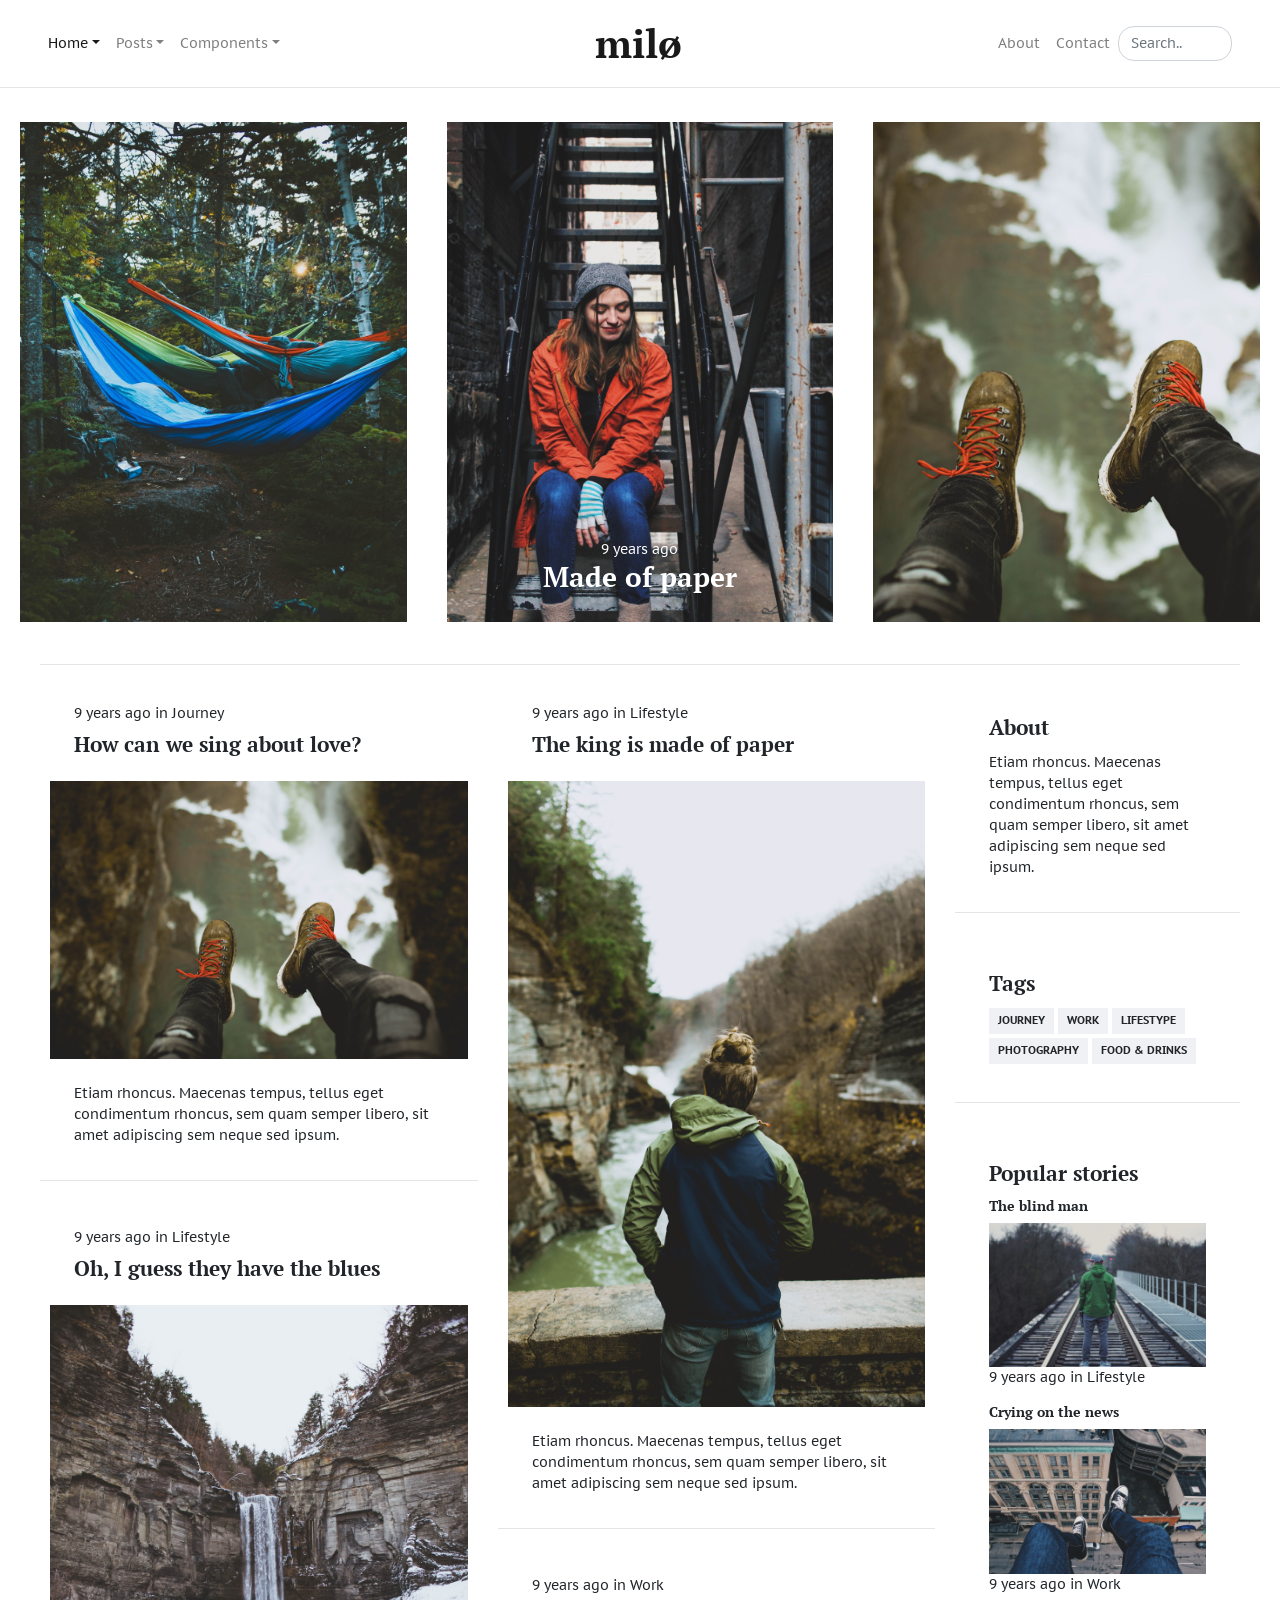
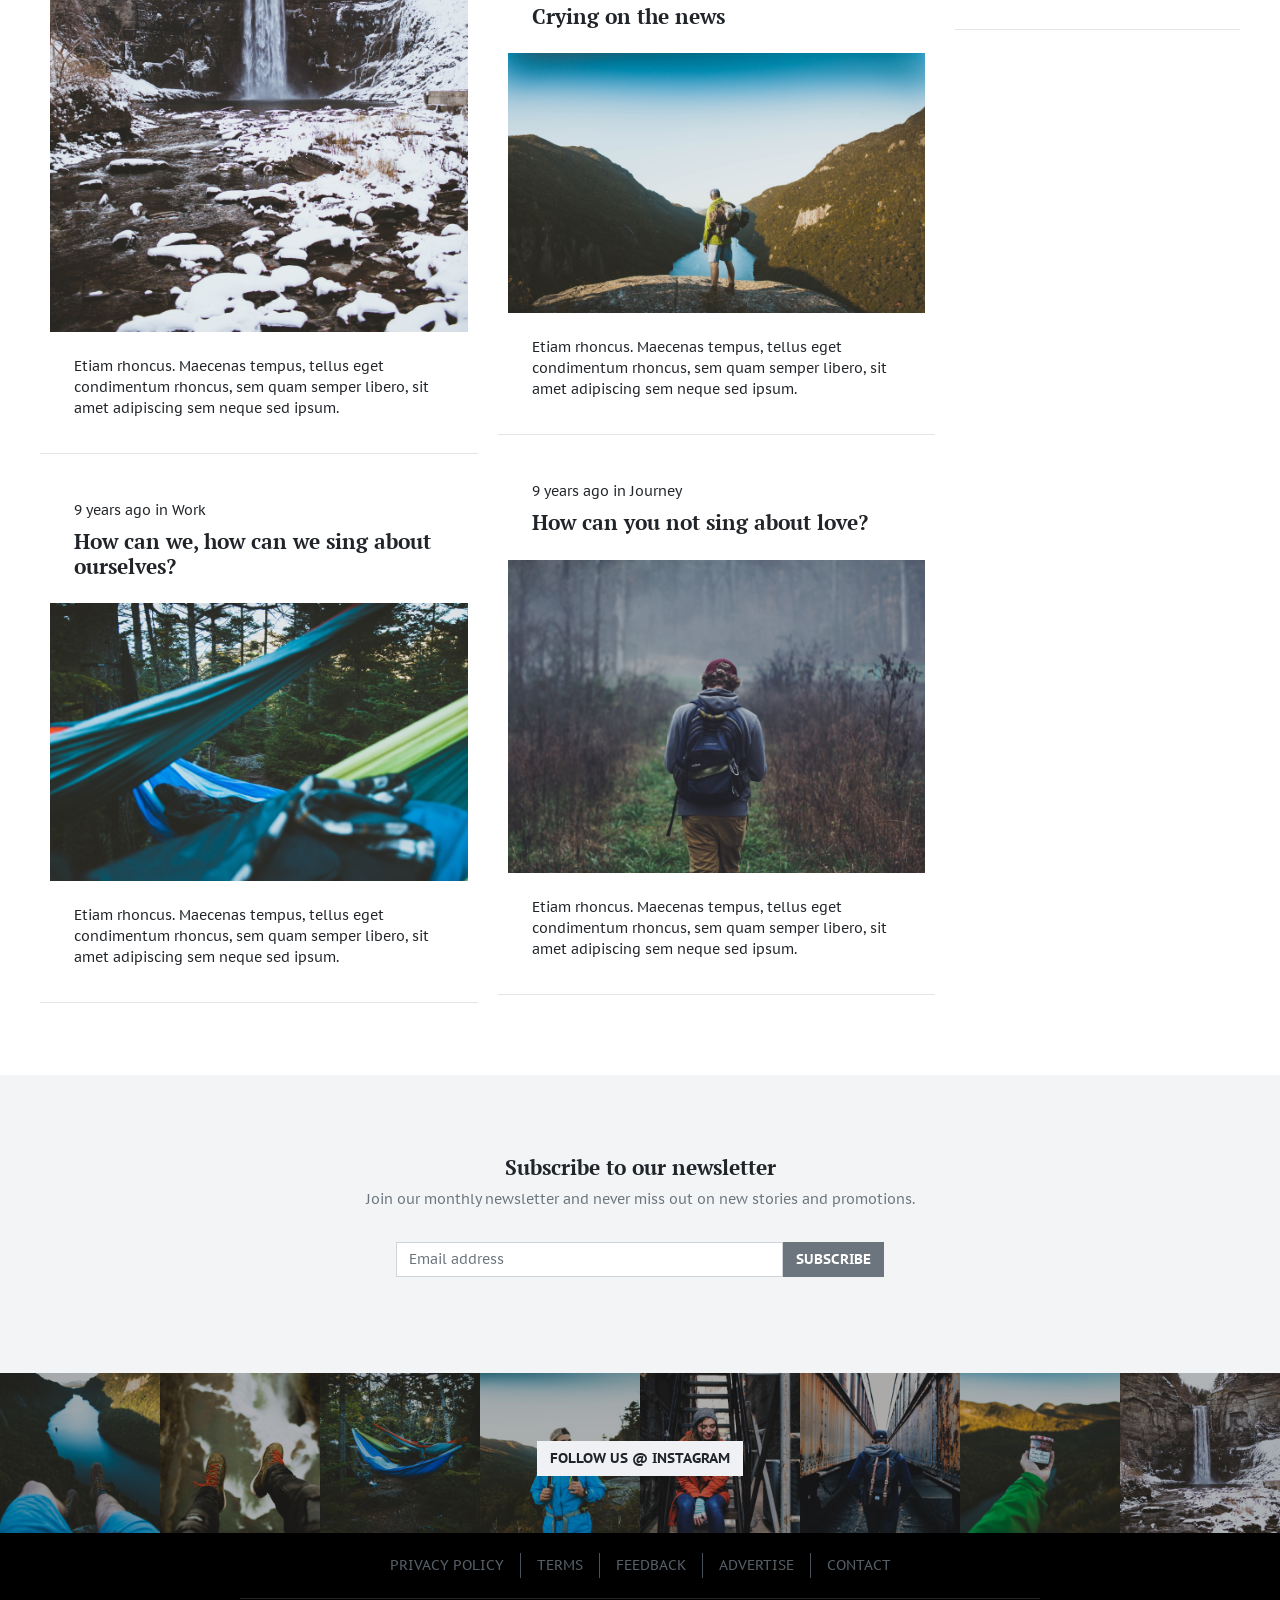
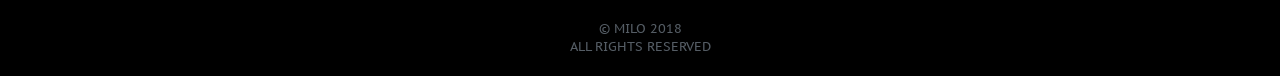
<file: docs/home-featured.html>
<!DOCTYPE html>
<html lang="en">
<head>
  <meta charset="utf-8">
	<meta http-equiv="X-UA-Compatible" content="IE=edge">
	<meta name="viewport" content="width=device-width, initial-scale=1, shrink-to-fit=no">
	<meta name="description" content="Responsive Bootstrap 4 Magazine/Blog Theme">
	<meta name="author" content="Bootlab">

  <title>Milo - Magazine/Blog Theme</title>

  <link href="css/app.css" rel="stylesheet">
</head>
<body>

  <header role="banner">
    <nav class="navbar navbar-expand-md navbar-light bg-white absolute-top">
      <div class="container">

        <button class="navbar-toggler order-2 order-md-1" type="button" data-toggle="collapse" data-target="#navbar" aria-controls="navbar" aria-expanded="false" aria-label="Toggle navigation">
          <span class="navbar-toggler-icon"></span>
        </button>

        <div class="collapse navbar-collapse order-3 order-md-2" id="navbar">
          <ul class="navbar-nav mr-auto">
            <li class="nav-item dropdown active">
              <a class="nav-link dropdown-toggle" href="#" id="dropdown02" data-toggle="dropdown" aria-haspopup="true" aria-expanded="false">Home</a>
              <div class="dropdown-menu" aria-labelledby="dropdown02">
                <a class="dropdown-item" href="home-onecolumn.html">One column</a>
                <a class="dropdown-item" href="home-twocolumn.html">Two column</a>
                <a class="dropdown-item" href="home-threecolumn.html">Three column</a>
                <a class="dropdown-item" href="home-fourcolumn.html">Four column</a>
                <a class="dropdown-item" href="home-featured.html">Featured posts</a>
                <a class="dropdown-item" href="home-fullwidth.html">Full width</a>
              </div>
            </li>
            <li class="nav-item dropdown">
              <a class="nav-link dropdown-toggle" href="#" id="dropdown02" data-toggle="dropdown" aria-haspopup="true" aria-expanded="false">Posts</a>
              <div class="dropdown-menu" aria-labelledby="dropdown02">
                <a class="dropdown-item" href="post-image.html">Image</a>
                <a class="dropdown-item" href="post-video.html">Video</a>
                <a class="dropdown-item" href="post-new.html">New story</a>
              </div>
            </li>
            <li class="nav-item dropdown">
              <a class="nav-link dropdown-toggle" href="#" id="dropdown03" data-toggle="dropdown" aria-haspopup="true" aria-expanded="false">Components</a>
              <div class="dropdown-menu" aria-labelledby="dropdown03">
                <a class="dropdown-item" href="doc-typography.html">Typography</a>
                <a class="dropdown-item" href="doc-buttons.html">Buttons</a>
                <a class="dropdown-item" href="doc-tables.html">Tables</a>
                <a class="dropdown-item" href="doc-forms.html">Forms</a>
                <a class="dropdown-item" href="doc-cards.html">Cards</a>
              </div>
            </li>
          </ul>
        </div>

        <a class="navbar-brand mx-auto order-1 order-md-3" href="index.html">Milø</a>

        <div class="collapse navbar-collapse order-4 order-md-4" id="navbar">
          <ul class="navbar-nav ml-auto">
            <li class="nav-item">
              <a class="nav-link" href="page-about.html">About</a>
            </li>
            <li class="nav-item">
              <a class="nav-link" href="page-contact.html">Contact</a>
            </li>
          </ul>
          <form class="form-inline" role="search">
            <input class="search js-search form-control form-control-rounded mr-sm-2" type="text" title="Enter search query here.." placeholder="Search.." aria-label="Search">
          </form>
        </div>
      </div>
    </nav>
  </header>

  <main class="main pt-4" role="main">

    <div class="intro">
      <div class="container-fluid">
        <div class="row">

          <div class="col-md-4">
            <a class="intro-block" href="post-image.html" style="background-image:url('img/articles/11.jpg')">
              <div class="intro-block-inner">
                <time class="timeago" datetime="2017-10-26 20:00">26 october 2017</time>
                <h2>Sing about love</h2>
              </div>
            </a>
          </div>
          <div class="col-md-4">
            <a class="intro-block active" href="post-image.html" style="background-image:url('img/articles/5.jpg')">
              <div class="intro-block-inner">
                <time class="timeago" datetime="2017-10-26 20:00">26 october 2017</time>
                <h2>Made of paper</h2>
              </div>
            </a>
          </div>
          <div class="col-md-4">
            <a class="intro-block" href="post-image.html" style="background-image:url('img/articles/22.jpg')">
              <div class="intro-block-inner">
                <time class="timeago" datetime="2017-10-26 20:00">26 october 2017</time>
                <h2>The blind man</h2>
              </div>
            </a>
          </div>

        </div>
      </div>
    </div>

    <div class="container">

      <hr />

      <div class="row">
        <div class="col-md-9">

          <div class="row">
            <div class="col-md-6">

              <article class="card mb-4">
                <header class="card-header">
                  <div class="card-meta">
                    <a href="#"><time class="timeago" datetime="2017-10-26 20:00">26 october 2017</time></a> in <a href="page-category.html">Journey</a>
                  </div>
                  <a href="post-image.html">
                    <h4 class="card-title">How can we sing about love?</h4>
                  </a>
                </header>
                <a href="post-image.html">
                  <img class="card-img" src="img/articles/22.jpg" alt="" />
                </a>
                <div class="card-body">
                  <p class="card-text">Etiam rhoncus. Maecenas tempus, tellus eget condimentum rhoncus, sem quam semper libero, sit amet adipiscing sem neque sed ipsum. </p>
                </div>
              </article><!-- /.card -->

              <article class="card mb-4">
                <header class="card-header">
                  <div class="card-meta">
                    <a href="#"><time class="timeago" datetime="2017-10-03 20:00">3 october 2017</time></a> in <a href="page-category.html">Lifestyle</a>
                  </div>
                  <a href="post-image.html">
                    <h4 class="card-title">Oh, I guess they have the blues</h4>
                  </a>
                </header>
                <a href="post-image.html">
                  <img class="card-img" src="img/articles/18.jpg" alt="" />
                </a>
                <div class="card-body">
                  <p class="card-text">Etiam rhoncus. Maecenas tempus, tellus eget condimentum rhoncus, sem quam semper libero, sit amet adipiscing sem neque sed ipsum. </p>
                </div>
              </article><!-- /.card -->

              <article class="card mb-4">
                <header class="card-header">
                  <div class="card-meta">
                    <a href="#"><time class="timeago" datetime="2017-07-16 20:00">16 july 2017</time></a> in <a href="page-category.html">Work</a>
                  </div>
                  <a href="post-image.html">
                    <h4 class="card-title">How can we, how can we sing about ourselves?</h4>
                  </a>
                </header>
                <a href="post-image.html">
                  <img class="card-img" src="img/articles/12.jpg" alt="" />
                </a>
                <div class="card-body">
                  <p class="card-text">Etiam rhoncus. Maecenas tempus, tellus eget condimentum rhoncus, sem quam semper libero, sit amet adipiscing sem neque sed ipsum. </p>
                </div>
              </article><!-- /.card -->

            </div>
            <div class="col-md-6">

              <article class="card mb-4">
                <header class="card-header">
                  <div class="card-meta">
                    <a href="#"><time class="timeago" datetime="2017-10-15 20:00">15 october 2017</time></a> in <a href="page-category.html">Lifestyle</a>
                  </div>
                  <a href="post-image.html">
                    <h4 class="card-title">The king is made of paper</h4>
                  </a>
                </header>
                <a href="post-image.html">
                  <img class="card-img" src="img/articles/21.jpg" alt="" />
                </a>
                <div class="card-body">
                  <p class="card-text">Etiam rhoncus. Maecenas tempus, tellus eget condimentum rhoncus, sem quam semper libero, sit amet adipiscing sem neque sed ipsum. </p>
                </div>
              </article><!-- /.card -->

              <article class="card mb-4">
                <header class="card-header">
                  <div class="card-meta">
                    <a href="#"><time class="timeago" datetime="2017-08-24 20:00">24 august 2017</time></a> in <a href="page-category.html">Work</a>
                  </div>
                  <a href="post-image.html">
                    <h4 class="card-title">Crying on the news</h4>
                  </a>
                </header>
                <a href="post-image.html">
                  <img class="card-img" src="img/articles/13.jpg" alt="" />
                </a>
                <div class="card-body">
                  <p class="card-text">Etiam rhoncus. Maecenas tempus, tellus eget condimentum rhoncus, sem quam semper libero, sit amet adipiscing sem neque sed ipsum. </p>
                </div>
              </article><!-- /.card -->

              <article class="card mb-4">
                <header class="card-header">
                  <div class="card-meta">
                    <a href="#"><time class="timeago" datetime="2017-05-08 20:00">8 may 2017</time></a> in <a href="page-category.html">Journey</a>
                  </div>
                  <a href="post-image.html">
                    <h4 class="card-title">How can you not sing about love?</h4>
                  </a>
                </header>
                <a href="post-image.html">
                  <img class="card-img" src="img/articles/1.jpg" alt="" />
                </a>
                <div class="card-body">
                  <p class="card-text">Etiam rhoncus. Maecenas tempus, tellus eget condimentum rhoncus, sem quam semper libero, sit amet adipiscing sem neque sed ipsum. </p>
                </div>
              </article><!-- /.card -->

            </div>
          </div>

        </div>
        <div class="col-md-3 ml-auto">

          <aside class="sidebar">
            <div class="card mb-4">
              <div class="card-body">
                <h4 class="card-title">About</h4>
                <p class="card-text">Etiam rhoncus. Maecenas tempus, tellus eget condimentum rhoncus, sem quam <a href="#">semper libero</a>, sit amet adipiscing sem neque sed ipsum. </p>
              </div>
            </div><!-- /.card -->
          </aside>

          <aside class="sidebar sidebar-sticky">
            <div class="card mb-4">
              <div class="card-body">
                <h4 class="card-title">Tags</h4>
                <a class="btn btn-light btn-sm mb-1" href="page-category.html">Journey</a>
                <a class="btn btn-light btn-sm mb-1" href="page-category.html">Work</a>
                <a class="btn btn-light btn-sm mb-1" href="page-category.html">Lifestype</a>
                <a class="btn btn-light btn-sm mb-1" href="page-category.html">Photography</a>
                <a class="btn btn-light btn-sm mb-1" href="page-category.html">Food & Drinks</a>
              </div>
            </div><!-- /.card -->
            <div class="card mb-4">
              <div class="card-body">
                <h4 class="card-title">Popular stories</h4>

                <a href="post-image.html" class="d-inline-block">
                  <h4 class="h6">The blind man</h4>
                  <img class="card-img" src="img/articles/2.jpg" alt="" />
                </a>
                <time class="timeago" datetime="2017-10-03 20:00">3 october 2017</time> in Lifestyle

                <a href="post-image.html" class="d-inline-block mt-3">
                  <h4 class="h6">Crying on the news</h4>
                  <img class="card-img" src="img/articles/3.jpg" alt="" />
                </a>
                <time class="timeago" datetime="2017-07-16 20:00">16 july 2017</time> in Work

              </div>
            </div><!-- /.card -->
          </aside>

        </div>
      </div>
    </div>

  </main>

  <div class="site-newsletter">
    <div class="container">
      <div class="text-center">
        <h3 class="h4 mb-2">Subscribe to our newsletter</h3>
        <p class="text-muted">Join our monthly newsletter and never miss out on new stories and promotions.</p>

        <div class="row">
          <div class="col-xs-12 col-sm-9 col-md-7 col-lg-5 ml-auto mr-auto">
            <div class="input-group mb-3 mt-3">
              <input type="text" class="form-control" placeholder="Email address" aria-label="Email address">
              <span class="input-group-btn">
                <button class="btn btn-secondary" type="button">Subscribe</button>
              </span>
            </div>
          </div>
        </div>
      </div>
    </div>
  </div>

  <div class="site-instagram">
    <div class="action">
      <a class="btn btn-light" href="#">
        Follow us @ Instagram
      </a>
    </div>
    <div class="row no-gutters">
      <div class="col-sm-6">
        <div class="row no-gutters">
          <div class="col-3">
            <a class="photo" href="#">
              <img class="img-fluid" src="img/instagram/1.jpg" alt="" />
            </a>
          </div>
          <div class="col-3">
            <a class="photo" href="#">
              <img class="img-fluid" src="img/instagram/2.jpg" alt="" />
            </a>
          </div>
          <div class="col-3">
            <a class="photo" href="#">
              <img class="img-fluid" src="img/instagram/3.jpg" alt="" />
            </a>
          </div>
          <div class="col-3">
            <a class="photo" href="#">
              <img class="img-fluid" src="img/instagram/4.jpg" alt="" />
            </a>
          </div>
        </div>
      </div>
      <div class="col-sm-6">
        <div class="row no-gutters">
          <div class="col-3">
            <a class="photo" href="#">
              <img class="img-fluid" src="img/instagram/5.jpg" alt="" />
            </a>
          </div>
          <div class="col-3">
            <a class="photo" href="#">
              <img class="img-fluid" src="img/instagram/6.jpg" alt="" />
            </a>
          </div>
          <div class="col-3">
            <a class="photo" href="#">
              <img class="img-fluid" src="img/instagram/7.jpg" alt="" />
            </a>
          </div>
          <div class="col-3">
            <a class="photo" href="#">
              <img class="img-fluid" src="img/instagram/8.jpg" alt="" />
            </a>
          </div>
        </div>
      </div>
    </div>
  </div>

  <footer class="site-footer bg-darkest" role="contentinfo">
    <div class="container">

      <ul class="nav justify-content-center">
        <li class="nav-item">
          <a class="nav-link" href="#">Privacy policy</a>
        </li>
        <li class="nav-item">
          <a class="nav-link" href="#">Terms</a>
        </li>
        <li class="nav-item">
          <a class="nav-link" href="#">Feedback</a>
        </li>
        <li class="nav-item">
          <a class="nav-link" href="#">Advertise</a>
        </li>
        <li class="nav-item">
          <a class="nav-link" href="page-contact.html">Contact</a>
        </li>
      </ul>
      <div class="copy">
        &copy; Milo 2018<br />
        All rights reserved
      </div>
    </div>
  </footer>

  <script src="js/app.js"></script>
</body>
</html>
</file>
<file: docs/css/app.css>
@import url(https://fonts.googleapis.com/css?family=PT+Sans+Caption:400,700|PT+Serif:700);
/*!
 * Bootstrap v4.2.1 (https://getbootstrap.com/)
 * Copyright 2011-2018 The Bootstrap Authors
 * Copyright 2011-2018 Twitter, Inc.
 * Licensed under MIT (https://github.com/twbs/bootstrap/blob/master/LICENSE)
 */:root{--blue:#2780e3;--indigo:#6610f2;--purple:#613d7c;--pink:#e83e8c;--red:#ff0039;--orange:#f0ad4e;--yellow:#ff7518;--green:#3fb618;--teal:#20c997;--cyan:#9954bb;--white:#fff;--gray:#6c757d;--gray-dark:#343a40;--primary:#2780e3;--secondary:#6c757d;--success:#3fb618;--info:#9954bb;--warning:#ff7518;--danger:#ff0039;--light:#eff1f4;--dark:#343a40;--darkest:#000;--breakpoint-xs:0;--breakpoint-sm:576px;--breakpoint-md:768px;--breakpoint-lg:992px;--breakpoint-xl:1200px;--font-family-sans-serif:"PT Sans Caption",sans-serif;--font-family-monospace:SFMono-Regular,Menlo,Monaco,Consolas,"Liberation Mono","Courier New",monospace}*,:after,:before{box-sizing:border-box}html{font-family:sans-serif;line-height:1.15;-webkit-text-size-adjust:100%;-webkit-tap-highlight-color:rgba(0,0,0,0)}article,aside,figcaption,figure,footer,header,hgroup,main,nav,section{display:block}body{margin:0;font-family:PT Sans Caption,sans-serif;font-size:.875rem;font-weight:400;line-height:1.5;color:#212529;text-align:left;background-color:#fff}[tabindex="-1"]:focus{outline:0!important}hr{box-sizing:content-box;height:0;overflow:visible}h1,h2,h3,h4,h5,h6{margin-top:0;margin-bottom:.5rem}p{margin-top:0;margin-bottom:1rem}abbr[data-original-title],abbr[title]{text-decoration:underline;-webkit-text-decoration:underline dotted;text-decoration:underline dotted;cursor:help;border-bottom:0;text-decoration-skip-ink:none}address{font-style:normal;line-height:inherit}address,dl,ol,ul{margin-bottom:1rem}dl,ol,ul{margin-top:0}ol ol,ol ul,ul ol,ul ul{margin-bottom:0}dt{font-weight:700}dd{margin-bottom:.5rem;margin-left:0}blockquote{margin:0 0 1rem}b,strong{font-weight:bolder}small{font-size:80%}sub,sup{position:relative;font-size:75%;line-height:0;vertical-align:baseline}sub{bottom:-.25em}sup{top:-.5em}a{color:#2780e3;text-decoration:none;background-color:transparent}a:hover{color:#165ba8;text-decoration:underline}a:not([href]):not([tabindex]),a:not([href]):not([tabindex]):focus,a:not([href]):not([tabindex]):hover{color:inherit;text-decoration:none}a:not([href]):not([tabindex]):focus{outline:0}code,kbd,pre,samp{font-family:SFMono-Regular,Menlo,Monaco,Consolas,Liberation Mono,Courier New,monospace;font-size:1em}pre{margin-top:0;margin-bottom:1rem;overflow:auto}figure{margin:0 0 1rem}img{border-style:none}img,svg{vertical-align:middle}svg{overflow:hidden}table{border-collapse:collapse}caption{padding-top:.75rem;padding-bottom:.75rem;color:#6c757d;text-align:left;caption-side:bottom}th{text-align:inherit}label{display:inline-block;margin-bottom:.5rem}button{border-radius:0}button:focus{outline:1px dotted;outline:5px auto -webkit-focus-ring-color}button,input,optgroup,select,textarea{margin:0;font-family:inherit;font-size:inherit;line-height:inherit}button,input{overflow:visible}button,select{text-transform:none}[type=button],[type=reset],[type=submit],button{-webkit-appearance:button}[type=button]::-moz-focus-inner,[type=reset]::-moz-focus-inner,[type=submit]::-moz-focus-inner,button::-moz-focus-inner{padding:0;border-style:none}input[type=checkbox],input[type=radio]{box-sizing:border-box;padding:0}input[type=date],input[type=datetime-local],input[type=month],input[type=time]{-webkit-appearance:listbox}textarea{overflow:auto;resize:vertical}fieldset{min-width:0;padding:0;margin:0;border:0}legend{display:block;width:100%;max-width:100%;padding:0;margin-bottom:.5rem;font-size:1.5rem;line-height:inherit;color:inherit;white-space:normal}progress{vertical-align:baseline}[type=number]::-webkit-inner-spin-button,[type=number]::-webkit-outer-spin-button{height:auto}[type=search]{outline-offset:-2px;-webkit-appearance:none}[type=search]::-webkit-search-decoration{-webkit-appearance:none}::-webkit-file-upload-button{font:inherit;-webkit-appearance:button}output{display:inline-block}summary{display:list-item;cursor:pointer}template{display:none}[hidden]{display:none!important}.h1,.h2,.h3,.h4,.h5,.h6,h1,h2,h3,h4,h5,h6{margin-bottom:.5rem;font-family:"PT Serif",serif;font-weight:700;line-height:1.2;color:inherit}.h1,h1{font-size:2.1875rem}.h2,h2{font-size:1.75rem}.h3,h3{font-size:1.53125rem}.h4,h4{font-size:1.3125rem}.h5,h5{font-size:1.09375rem}.h6,h6{font-size:.875rem}.lead{font-size:1.09375rem;font-weight:300}.display-1{font-size:6rem}.display-1,.display-2{font-weight:300;line-height:1.2}.display-2{font-size:5.5rem}.display-3{font-size:4.5rem}.display-3,.display-4{font-weight:300;line-height:1.2}.display-4{font-size:3.5rem}hr{margin-top:1rem;margin-bottom:1rem;border:0;border-top:1px solid rgba(0,0,0,.1)}.small,small{font-size:80%;font-weight:400}.mark,mark{padding:.2em;background-color:#fcf8e3}.list-inline,.list-unstyled{padding-left:0;list-style:none}.list-inline-item{display:inline-block}.list-inline-item:not(:last-child){margin-right:.5rem}.initialism{font-size:90%;text-transform:uppercase}.blockquote{margin-bottom:1rem;font-size:1.09375rem}.blockquote-footer{display:block;font-size:80%;color:#6c757d}.blockquote-footer:before{content:"\2014\00A0"}.img-fluid,.img-thumbnail{max-width:100%;height:auto}.img-thumbnail{padding:.25rem;background-color:#fff;border:1px solid #dee2e6;border-radius:0}.figure{display:inline-block}.figure-img{margin-bottom:.5rem;line-height:1}.figure-caption{font-size:90%;color:#6c757d}code{font-size:87.5%;color:#e83e8c;word-break:break-word}a>code{color:inherit}kbd{padding:.2rem .4rem;font-size:87.5%;color:#fff;background-color:#212529;border-radius:0}kbd kbd{padding:0;font-size:100%;font-weight:700}pre{display:block;font-size:87.5%;color:#212529}pre code{font-size:inherit;color:inherit;word-break:normal}.pre-scrollable{max-height:340px;overflow-y:scroll}.container{width:100%;padding-right:10px;padding-left:10px;margin-right:auto;margin-left:auto}@media (min-width:576px){.container{max-width:540px}}@media (min-width:768px){.container{max-width:720px}}@media (min-width:992px){.container{max-width:960px}}@media (min-width:1200px){.container{max-width:1220px}}.container-fluid{width:100%;padding-right:10px;padding-left:10px;margin-right:auto;margin-left:auto}.row{display:-ms-flexbox;display:flex;-ms-flex-wrap:wrap;flex-wrap:wrap;margin-right:-10px;margin-left:-10px}.no-gutters{margin-right:0;margin-left:0}.no-gutters>.col,.no-gutters>[class*=col-]{padding-right:0;padding-left:0}.col,.col-1,.col-2,.col-3,.col-4,.col-5,.col-6,.col-7,.col-8,.col-9,.col-10,.col-11,.col-12,.col-auto,.col-lg,.col-lg-1,.col-lg-2,.col-lg-3,.col-lg-4,.col-lg-5,.col-lg-6,.col-lg-7,.col-lg-8,.col-lg-9,.col-lg-10,.col-lg-11,.col-lg-12,.col-lg-auto,.col-md,.col-md-1,.col-md-2,.col-md-3,.col-md-4,.col-md-5,.col-md-6,.col-md-7,.col-md-8,.col-md-9,.col-md-10,.col-md-11,.col-md-12,.col-md-auto,.col-sm,.col-sm-1,.col-sm-2,.col-sm-3,.col-sm-4,.col-sm-5,.col-sm-6,.col-sm-7,.col-sm-8,.col-sm-9,.col-sm-10,.col-sm-11,.col-sm-12,.col-sm-auto,.col-xl,.col-xl-1,.col-xl-2,.col-xl-3,.col-xl-4,.col-xl-5,.col-xl-6,.col-xl-7,.col-xl-8,.col-xl-9,.col-xl-10,.col-xl-11,.col-xl-12,.col-xl-auto{position:relative;width:100%;padding-right:10px;padding-left:10px}.col{-ms-flex-preferred-size:0;flex-basis:0;-ms-flex-positive:1;flex-grow:1;max-width:100%}.col-auto{-ms-flex:0 0 auto;flex:0 0 auto;width:auto;max-width:100%}.col-1{-ms-flex:0 0 8.33333%;flex:0 0 8.33333%;max-width:8.33333%}.col-2{-ms-flex:0 0 16.66667%;flex:0 0 16.66667%;max-width:16.66667%}.col-3{-ms-flex:0 0 25%;flex:0 0 25%;max-width:25%}.col-4{-ms-flex:0 0 33.33333%;flex:0 0 33.33333%;max-width:33.33333%}.col-5{-ms-flex:0 0 41.66667%;flex:0 0 41.66667%;max-width:41.66667%}.col-6{-ms-flex:0 0 50%;flex:0 0 50%;max-width:50%}.col-7{-ms-flex:0 0 58.33333%;flex:0 0 58.33333%;max-width:58.33333%}.col-8{-ms-flex:0 0 66.66667%;flex:0 0 66.66667%;max-width:66.66667%}.col-9{-ms-flex:0 0 75%;flex:0 0 75%;max-width:75%}.col-10{-ms-flex:0 0 83.33333%;flex:0 0 83.33333%;max-width:83.33333%}.col-11{-ms-flex:0 0 91.66667%;flex:0 0 91.66667%;max-width:91.66667%}.col-12{-ms-flex:0 0 100%;flex:0 0 100%;max-width:100%}.order-first{-ms-flex-order:-1;order:-1}.order-last{-ms-flex-order:13;order:13}.order-0{-ms-flex-order:0;order:0}.order-1{-ms-flex-order:1;order:1}.order-2{-ms-flex-order:2;order:2}.order-3{-ms-flex-order:3;order:3}.order-4{-ms-flex-order:4;order:4}.order-5{-ms-flex-order:5;order:5}.order-6{-ms-flex-order:6;order:6}.order-7{-ms-flex-order:7;order:7}.order-8{-ms-flex-order:8;order:8}.order-9{-ms-flex-order:9;order:9}.order-10{-ms-flex-order:10;order:10}.order-11{-ms-flex-order:11;order:11}.order-12{-ms-flex-order:12;order:12}.offset-1{margin-left:8.33333%}.offset-2{margin-left:16.66667%}.offset-3{margin-left:25%}.offset-4{margin-left:33.33333%}.offset-5{margin-left:41.66667%}.offset-6{margin-left:50%}.offset-7{margin-left:58.33333%}.offset-8{margin-left:66.66667%}.offset-9{margin-left:75%}.offset-10{margin-left:83.33333%}.offset-11{margin-left:91.66667%}@media (min-width:576px){.col-sm{-ms-flex-preferred-size:0;flex-basis:0;-ms-flex-positive:1;flex-grow:1;max-width:100%}.col-sm-auto{-ms-flex:0 0 auto;flex:0 0 auto;width:auto;max-width:100%}.col-sm-1{-ms-flex:0 0 8.33333%;flex:0 0 8.33333%;max-width:8.33333%}.col-sm-2{-ms-flex:0 0 16.66667%;flex:0 0 16.66667%;max-width:16.66667%}.col-sm-3{-ms-flex:0 0 25%;flex:0 0 25%;max-width:25%}.col-sm-4{-ms-flex:0 0 33.33333%;flex:0 0 33.33333%;max-width:33.33333%}.col-sm-5{-ms-flex:0 0 41.66667%;flex:0 0 41.66667%;max-width:41.66667%}.col-sm-6{-ms-flex:0 0 50%;flex:0 0 50%;max-width:50%}.col-sm-7{-ms-flex:0 0 58.33333%;flex:0 0 58.33333%;max-width:58.33333%}.col-sm-8{-ms-flex:0 0 66.66667%;flex:0 0 66.66667%;max-width:66.66667%}.col-sm-9{-ms-flex:0 0 75%;flex:0 0 75%;max-width:75%}.col-sm-10{-ms-flex:0 0 83.33333%;flex:0 0 83.33333%;max-width:83.33333%}.col-sm-11{-ms-flex:0 0 91.66667%;flex:0 0 91.66667%;max-width:91.66667%}.col-sm-12{-ms-flex:0 0 100%;flex:0 0 100%;max-width:100%}.order-sm-first{-ms-flex-order:-1;order:-1}.order-sm-last{-ms-flex-order:13;order:13}.order-sm-0{-ms-flex-order:0;order:0}.order-sm-1{-ms-flex-order:1;order:1}.order-sm-2{-ms-flex-order:2;order:2}.order-sm-3{-ms-flex-order:3;order:3}.order-sm-4{-ms-flex-order:4;order:4}.order-sm-5{-ms-flex-order:5;order:5}.order-sm-6{-ms-flex-order:6;order:6}.order-sm-7{-ms-flex-order:7;order:7}.order-sm-8{-ms-flex-order:8;order:8}.order-sm-9{-ms-flex-order:9;order:9}.order-sm-10{-ms-flex-order:10;order:10}.order-sm-11{-ms-flex-order:11;order:11}.order-sm-12{-ms-flex-order:12;order:12}.offset-sm-0{margin-left:0}.offset-sm-1{margin-left:8.33333%}.offset-sm-2{margin-left:16.66667%}.offset-sm-3{margin-left:25%}.offset-sm-4{margin-left:33.33333%}.offset-sm-5{margin-left:41.66667%}.offset-sm-6{margin-left:50%}.offset-sm-7{margin-left:58.33333%}.offset-sm-8{margin-left:66.66667%}.offset-sm-9{margin-left:75%}.offset-sm-10{margin-left:83.33333%}.offset-sm-11{margin-left:91.66667%}}@media (min-width:768px){.col-md{-ms-flex-preferred-size:0;flex-basis:0;-ms-flex-positive:1;flex-grow:1;max-width:100%}.col-md-auto{-ms-flex:0 0 auto;flex:0 0 auto;width:auto;max-width:100%}.col-md-1{-ms-flex:0 0 8.33333%;flex:0 0 8.33333%;max-width:8.33333%}.col-md-2{-ms-flex:0 0 16.66667%;flex:0 0 16.66667%;max-width:16.66667%}.col-md-3{-ms-flex:0 0 25%;flex:0 0 25%;max-width:25%}.col-md-4{-ms-flex:0 0 33.33333%;flex:0 0 33.33333%;max-width:33.33333%}.col-md-5{-ms-flex:0 0 41.66667%;flex:0 0 41.66667%;max-width:41.66667%}.col-md-6{-ms-flex:0 0 50%;flex:0 0 50%;max-width:50%}.col-md-7{-ms-flex:0 0 58.33333%;flex:0 0 58.33333%;max-width:58.33333%}.col-md-8{-ms-flex:0 0 66.66667%;flex:0 0 66.66667%;max-width:66.66667%}.col-md-9{-ms-flex:0 0 75%;flex:0 0 75%;max-width:75%}.col-md-10{-ms-flex:0 0 83.33333%;flex:0 0 83.33333%;max-width:83.33333%}.col-md-11{-ms-flex:0 0 91.66667%;flex:0 0 91.66667%;max-width:91.66667%}.col-md-12{-ms-flex:0 0 100%;flex:0 0 100%;max-width:100%}.order-md-first{-ms-flex-order:-1;order:-1}.order-md-last{-ms-flex-order:13;order:13}.order-md-0{-ms-flex-order:0;order:0}.order-md-1{-ms-flex-order:1;order:1}.order-md-2{-ms-flex-order:2;order:2}.order-md-3{-ms-flex-order:3;order:3}.order-md-4{-ms-flex-order:4;order:4}.order-md-5{-ms-flex-order:5;order:5}.order-md-6{-ms-flex-order:6;order:6}.order-md-7{-ms-flex-order:7;order:7}.order-md-8{-ms-flex-order:8;order:8}.order-md-9{-ms-flex-order:9;order:9}.order-md-10{-ms-flex-order:10;order:10}.order-md-11{-ms-flex-order:11;order:11}.order-md-12{-ms-flex-order:12;order:12}.offset-md-0{margin-left:0}.offset-md-1{margin-left:8.33333%}.offset-md-2{margin-left:16.66667%}.offset-md-3{margin-left:25%}.offset-md-4{margin-left:33.33333%}.offset-md-5{margin-left:41.66667%}.offset-md-6{margin-left:50%}.offset-md-7{margin-left:58.33333%}.offset-md-8{margin-left:66.66667%}.offset-md-9{margin-left:75%}.offset-md-10{margin-left:83.33333%}.offset-md-11{margin-left:91.66667%}}@media (min-width:992px){.col-lg{-ms-flex-preferred-size:0;flex-basis:0;-ms-flex-positive:1;flex-grow:1;max-width:100%}.col-lg-auto{-ms-flex:0 0 auto;flex:0 0 auto;width:auto;max-width:100%}.col-lg-1{-ms-flex:0 0 8.33333%;flex:0 0 8.33333%;max-width:8.33333%}.col-lg-2{-ms-flex:0 0 16.66667%;flex:0 0 16.66667%;max-width:16.66667%}.col-lg-3{-ms-flex:0 0 25%;flex:0 0 25%;max-width:25%}.col-lg-4{-ms-flex:0 0 33.33333%;flex:0 0 33.33333%;max-width:33.33333%}.col-lg-5{-ms-flex:0 0 41.66667%;flex:0 0 41.66667%;max-width:41.66667%}.col-lg-6{-ms-flex:0 0 50%;flex:0 0 50%;max-width:50%}.col-lg-7{-ms-flex:0 0 58.33333%;flex:0 0 58.33333%;max-width:58.33333%}.col-lg-8{-ms-flex:0 0 66.66667%;flex:0 0 66.66667%;max-width:66.66667%}.col-lg-9{-ms-flex:0 0 75%;flex:0 0 75%;max-width:75%}.col-lg-10{-ms-flex:0 0 83.33333%;flex:0 0 83.33333%;max-width:83.33333%}.col-lg-11{-ms-flex:0 0 91.66667%;flex:0 0 91.66667%;max-width:91.66667%}.col-lg-12{-ms-flex:0 0 100%;flex:0 0 100%;max-width:100%}.order-lg-first{-ms-flex-order:-1;order:-1}.order-lg-last{-ms-flex-order:13;order:13}.order-lg-0{-ms-flex-order:0;order:0}.order-lg-1{-ms-flex-order:1;order:1}.order-lg-2{-ms-flex-order:2;order:2}.order-lg-3{-ms-flex-order:3;order:3}.order-lg-4{-ms-flex-order:4;order:4}.order-lg-5{-ms-flex-order:5;order:5}.order-lg-6{-ms-flex-order:6;order:6}.order-lg-7{-ms-flex-order:7;order:7}.order-lg-8{-ms-flex-order:8;order:8}.order-lg-9{-ms-flex-order:9;order:9}.order-lg-10{-ms-flex-order:10;order:10}.order-lg-11{-ms-flex-order:11;order:11}.order-lg-12{-ms-flex-order:12;order:12}.offset-lg-0{margin-left:0}.offset-lg-1{margin-left:8.33333%}.offset-lg-2{margin-left:16.66667%}.offset-lg-3{margin-left:25%}.offset-lg-4{margin-left:33.33333%}.offset-lg-5{margin-left:41.66667%}.offset-lg-6{margin-left:50%}.offset-lg-7{margin-left:58.33333%}.offset-lg-8{margin-left:66.66667%}.offset-lg-9{margin-left:75%}.offset-lg-10{margin-left:83.33333%}.offset-lg-11{margin-left:91.66667%}}@media (min-width:1200px){.col-xl{-ms-flex-preferred-size:0;flex-basis:0;-ms-flex-positive:1;flex-grow:1;max-width:100%}.col-xl-auto{-ms-flex:0 0 auto;flex:0 0 auto;width:auto;max-width:100%}.col-xl-1{-ms-flex:0 0 8.33333%;flex:0 0 8.33333%;max-width:8.33333%}.col-xl-2{-ms-flex:0 0 16.66667%;flex:0 0 16.66667%;max-width:16.66667%}.col-xl-3{-ms-flex:0 0 25%;flex:0 0 25%;max-width:25%}.col-xl-4{-ms-flex:0 0 33.33333%;flex:0 0 33.33333%;max-width:33.33333%}.col-xl-5{-ms-flex:0 0 41.66667%;flex:0 0 41.66667%;max-width:41.66667%}.col-xl-6{-ms-flex:0 0 50%;flex:0 0 50%;max-width:50%}.col-xl-7{-ms-flex:0 0 58.33333%;flex:0 0 58.33333%;max-width:58.33333%}.col-xl-8{-ms-flex:0 0 66.66667%;flex:0 0 66.66667%;max-width:66.66667%}.col-xl-9{-ms-flex:0 0 75%;flex:0 0 75%;max-width:75%}.col-xl-10{-ms-flex:0 0 83.33333%;flex:0 0 83.33333%;max-width:83.33333%}.col-xl-11{-ms-flex:0 0 91.66667%;flex:0 0 91.66667%;max-width:91.66667%}.col-xl-12{-ms-flex:0 0 100%;flex:0 0 100%;max-width:100%}.order-xl-first{-ms-flex-order:-1;order:-1}.order-xl-last{-ms-flex-order:13;order:13}.order-xl-0{-ms-flex-order:0;order:0}.order-xl-1{-ms-flex-order:1;order:1}.order-xl-2{-ms-flex-order:2;order:2}.order-xl-3{-ms-flex-order:3;order:3}.order-xl-4{-ms-flex-order:4;order:4}.order-xl-5{-ms-flex-order:5;order:5}.order-xl-6{-ms-flex-order:6;order:6}.order-xl-7{-ms-flex-order:7;order:7}.order-xl-8{-ms-flex-order:8;order:8}.order-xl-9{-ms-flex-order:9;order:9}.order-xl-10{-ms-flex-order:10;order:10}.order-xl-11{-ms-flex-order:11;order:11}.order-xl-12{-ms-flex-order:12;order:12}.offset-xl-0{margin-left:0}.offset-xl-1{margin-left:8.33333%}.offset-xl-2{margin-left:16.66667%}.offset-xl-3{margin-left:25%}.offset-xl-4{margin-left:33.33333%}.offset-xl-5{margin-left:41.66667%}.offset-xl-6{margin-left:50%}.offset-xl-7{margin-left:58.33333%}.offset-xl-8{margin-left:66.66667%}.offset-xl-9{margin-left:75%}.offset-xl-10{margin-left:83.33333%}.offset-xl-11{margin-left:91.66667%}}.table{width:100%;margin-bottom:1rem;background-color:transparent}.table td,.table th{padding:.75rem;vertical-align:top;border-top:1px solid #dee2e6}.table thead th{vertical-align:bottom;border-bottom:2px solid #dee2e6}.table tbody+tbody{border-top:2px solid #dee2e6}.table .table{background-color:#fff}.table-sm td,.table-sm th{padding:.3rem}.table-bordered,.table-bordered td,.table-bordered th{border:1px solid #dee2e6}.table-bordered thead td,.table-bordered thead th{border-bottom-width:2px}.table-borderless tbody+tbody,.table-borderless td,.table-borderless th,.table-borderless thead th{border:0}.table-striped tbody tr:nth-of-type(odd){background-color:rgba(0,0,0,.05)}.table-hover tbody tr:hover{background-color:rgba(0,0,0,.075)}.table-primary,.table-primary>td,.table-primary>th{background-color:#c3dbf7}.table-primary tbody+tbody,.table-primary td,.table-primary th,.table-primary thead th{border-color:#8fbdf0}.table-hover .table-primary:hover,.table-hover .table-primary:hover>td,.table-hover .table-primary:hover>th{background-color:#adcef4}.table-secondary,.table-secondary>td,.table-secondary>th{background-color:#d6d8db}.table-secondary tbody+tbody,.table-secondary td,.table-secondary th,.table-secondary thead th{border-color:#b3b7bb}.table-hover .table-secondary:hover,.table-hover .table-secondary:hover>td,.table-hover .table-secondary:hover>th{background-color:#c8cbcf}.table-success,.table-success>td,.table-success>th{background-color:#c9ebbe}.table-success tbody+tbody,.table-success td,.table-success th,.table-success thead th{border-color:#9bd987}.table-hover .table-success:hover,.table-hover .table-success:hover>td,.table-hover .table-success:hover>th{background-color:#b9e5ab}.table-info,.table-info>td,.table-info>th{background-color:#e2cfec}.table-info tbody+tbody,.table-info td,.table-info th,.table-info thead th{border-color:#caa6dc}.table-hover .table-info:hover,.table-hover .table-info:hover>td,.table-hover .table-info:hover>th{background-color:#d7bde5}.table-warning,.table-warning>td,.table-warning>th{background-color:#ffd8be}.table-warning tbody+tbody,.table-warning td,.table-warning th,.table-warning thead th{border-color:#ffb787}.table-hover .table-warning:hover,.table-hover .table-warning:hover>td,.table-hover .table-warning:hover>th{background-color:#ffc9a5}.table-danger,.table-danger>td,.table-danger>th{background-color:#ffb8c8}.table-danger tbody+tbody,.table-danger td,.table-danger th,.table-danger thead th{border-color:#ff7a98}.table-hover .table-danger:hover,.table-hover .table-danger:hover>td,.table-hover .table-danger:hover>th{background-color:#ff9fb4}.table-light,.table-light>td,.table-light>th{background-color:#fbfbfc}.table-light tbody+tbody,.table-light td,.table-light th,.table-light thead th{border-color:#f7f8f9}.table-hover .table-light:hover,.table-hover .table-light:hover>td,.table-hover .table-light:hover>th{background-color:#ececf1}.table-dark,.table-dark>td,.table-dark>th{background-color:#c6c8ca}.table-dark tbody+tbody,.table-dark td,.table-dark th,.table-dark thead th{border-color:#95999c}.table-hover .table-dark:hover,.table-hover .table-dark:hover>td,.table-hover .table-dark:hover>th{background-color:#b9bbbe}.table-darkest,.table-darkest>td,.table-darkest>th{background-color:#b8b8b8}.table-darkest tbody+tbody,.table-darkest td,.table-darkest th,.table-darkest thead th{border-color:#7a7a7a}.table-hover .table-darkest:hover,.table-hover .table-darkest:hover>td,.table-hover .table-darkest:hover>th{background-color:#ababab}.table-active,.table-active>td,.table-active>th,.table-hover .table-active:hover,.table-hover .table-active:hover>td,.table-hover .table-active:hover>th{background-color:rgba(0,0,0,.075)}.table .thead-dark th{color:#fff;background-color:#212529;border-color:#32383e}.table .thead-light th{color:#495057;background-color:#e9ecef;border-color:#dee2e6}.table-dark{color:#fff;background-color:#212529}.table-dark td,.table-dark th,.table-dark thead th{border-color:#32383e}.table-dark.table-bordered{border:0}.table-dark.table-striped tbody tr:nth-of-type(odd){background-color:hsla(0,0%,100%,.05)}.table-dark.table-hover tbody tr:hover{background-color:hsla(0,0%,100%,.075)}@media (max-width:575.98px){.table-responsive-sm{display:block;width:100%;overflow-x:auto;-webkit-overflow-scrolling:touch;-ms-overflow-style:-ms-autohiding-scrollbar}.table-responsive-sm>.table-bordered{border:0}}@media (max-width:767.98px){.table-responsive-md{display:block;width:100%;overflow-x:auto;-webkit-overflow-scrolling:touch;-ms-overflow-style:-ms-autohiding-scrollbar}.table-responsive-md>.table-bordered{border:0}}@media (max-width:991.98px){.table-responsive-lg{display:block;width:100%;overflow-x:auto;-webkit-overflow-scrolling:touch;-ms-overflow-style:-ms-autohiding-scrollbar}.table-responsive-lg>.table-bordered{border:0}}@media (max-width:1199.98px){.table-responsive-xl{display:block;width:100%;overflow-x:auto;-webkit-overflow-scrolling:touch;-ms-overflow-style:-ms-autohiding-scrollbar}.table-responsive-xl>.table-bordered{border:0}}.table-responsive{display:block;width:100%;overflow-x:auto;-webkit-overflow-scrolling:touch;-ms-overflow-style:-ms-autohiding-scrollbar}.table-responsive>.table-bordered{border:0}.form-control{display:block;width:100%;height:calc(2.0625rem + 2px);padding:.375rem .75rem;font-size:.875rem;font-weight:400;line-height:1.5;color:#495057;background-color:#fff;background-clip:padding-box;border:1px solid #ced4da;border-radius:0;transition:border-color .15s ease-in-out,box-shadow .15s ease-in-out}@media screen and (prefers-reduced-motion:reduce){.form-control{transition:none}}.form-control::-ms-expand{background-color:transparent;border:0}.form-control:focus{color:#495057;background-color:#fff;border-color:#343a40;outline:0;box-shadow:0 0 0 .2rem rgba(39,128,227,.25)}.form-control::-webkit-input-placeholder{color:#6c757d;opacity:1}.form-control:-ms-input-placeholder{color:#6c757d;opacity:1}.form-control::-ms-input-placeholder{color:#6c757d;opacity:1}.form-control::placeholder{color:#6c757d;opacity:1}.form-control:disabled,.form-control[readonly]{background-color:#e9ecef;opacity:1}select.form-control:focus::-ms-value{color:#495057;background-color:#fff}.form-control-file,.form-control-range{display:block;width:100%}.col-form-label{padding-top:calc(.375rem + 1px);padding-bottom:calc(.375rem + 1px);margin-bottom:0;font-size:inherit;line-height:1.5}.col-form-label-lg{padding-top:calc(.5rem + 1px);padding-bottom:calc(.5rem + 1px);font-size:1.09375rem;line-height:1.5}.col-form-label-sm{padding-top:calc(.25rem + 1px);padding-bottom:calc(.25rem + 1px);font-size:.76563rem;line-height:1.5}.form-control-plaintext{display:block;width:100%;padding-top:.375rem;padding-bottom:.375rem;margin-bottom:0;line-height:1.5;color:#212529;background-color:transparent;border:solid transparent;border-width:1px 0}.form-control-plaintext.form-control-lg,.form-control-plaintext.form-control-sm{padding-right:0;padding-left:0}.form-control-sm{height:calc(1.64844rem + 2px);padding:.25rem .5rem;font-size:.76563rem;line-height:1.5;border-radius:0}.form-control-lg{height:calc(2.64063rem + 2px);padding:.5rem 1rem;font-size:1.09375rem;line-height:1.5;border-radius:0}select.form-control[multiple],select.form-control[size],textarea.form-control{height:auto}.form-group{margin-bottom:1rem}.form-text{display:block;margin-top:.25rem}.form-row{display:-ms-flexbox;display:flex;-ms-flex-wrap:wrap;flex-wrap:wrap;margin-right:-5px;margin-left:-5px}.form-row>.col,.form-row>[class*=col-]{padding-right:5px;padding-left:5px}.form-check{position:relative;display:block;padding-left:1.25rem}.form-check-input{position:absolute;margin-top:.3rem;margin-left:-1.25rem}.form-check-input:disabled~.form-check-label{color:#6c757d}.form-check-label{margin-bottom:0}.form-check-inline{display:-ms-inline-flexbox;display:inline-flex;-ms-flex-align:center;align-items:center;padding-left:0;margin-right:.75rem}.form-check-inline .form-check-input{position:static;margin-top:0;margin-right:.3125rem;margin-left:0}.valid-feedback{display:none;width:100%;margin-top:.25rem;font-size:80%;color:#3fb618}.valid-tooltip{position:absolute;top:100%;z-index:5;display:none;max-width:100%;padding:.25rem .5rem;margin-top:.1rem;font-size:.76563rem;line-height:1.5;color:#fff;background-color:rgba(63,182,24,.9);border-radius:0}.form-control.is-valid,.was-validated .form-control:valid{border-color:#3fb618;padding-right:2.0625rem;background-repeat:no-repeat;background-position:center right .51563rem;background-size:1.03125rem 1.03125rem;background-image:url("data:image/svg+xml;charset=utf-8,%3Csvg xmlns='http://www.w3.org/2000/svg' viewBox='0 0 8 8'%3E%3Cpath fill='%233FB618' d='M2.3 6.73L.6 4.53c-.4-1.04.46-1.4 1.1-.8l1.1 1.4 3.4-3.8c.6-.63 1.6-.27 1.2.7l-4 4.6c-.43.5-.8.4-1.1.1z'/%3E%3C/svg%3E")}.form-control.is-valid:focus,.was-validated .form-control:valid:focus{border-color:#3fb618;box-shadow:0 0 0 .2rem rgba(63,182,24,.25)}.form-control.is-valid~.valid-feedback,.form-control.is-valid~.valid-tooltip,.was-validated .form-control:valid~.valid-feedback,.was-validated .form-control:valid~.valid-tooltip{display:block}.was-validated textarea.form-control:valid,textarea.form-control.is-valid{padding-right:2.0625rem;background-position:top .51563rem right .51563rem}.custom-select.is-valid,.was-validated .custom-select:valid{border-color:#3fb618;padding-right:3.29688rem;background:url("data:image/svg+xml;charset=utf-8,%3Csvg xmlns='http://www.w3.org/2000/svg' viewBox='0 0 4 5'%3E%3Cpath fill='%23343a40' d='M2 0L0 2h4zm0 5L0 3h4z'/%3E%3C/svg%3E") no-repeat right .75rem center/8px 10px,url("data:image/svg+xml;charset=utf-8,%3Csvg xmlns='http://www.w3.org/2000/svg' viewBox='0 0 8 8'%3E%3Cpath fill='%233FB618' d='M2.3 6.73L.6 4.53c-.4-1.04.46-1.4 1.1-.8l1.1 1.4 3.4-3.8c.6-.63 1.6-.27 1.2.7l-4 4.6c-.43.5-.8.4-1.1.1z'/%3E%3C/svg%3E") no-repeat center right 1.75rem/1.03125rem 1.03125rem}.custom-select.is-valid:focus,.was-validated .custom-select:valid:focus{border-color:#3fb618;box-shadow:0 0 0 .2rem rgba(63,182,24,.25)}.custom-select.is-valid~.valid-feedback,.custom-select.is-valid~.valid-tooltip,.form-control-file.is-valid~.valid-feedback,.form-control-file.is-valid~.valid-tooltip,.was-validated .custom-select:valid~.valid-feedback,.was-validated .custom-select:valid~.valid-tooltip,.was-validated .form-control-file:valid~.valid-feedback,.was-validated .form-control-file:valid~.valid-tooltip{display:block}.form-check-input.is-valid~.form-check-label,.was-validated .form-check-input:valid~.form-check-label{color:#3fb618}.form-check-input.is-valid~.valid-feedback,.form-check-input.is-valid~.valid-tooltip,.was-validated .form-check-input:valid~.valid-feedback,.was-validated .form-check-input:valid~.valid-tooltip{display:block}.custom-control-input.is-valid~.custom-control-label,.was-validated .custom-control-input:valid~.custom-control-label{color:#3fb618}.custom-control-input.is-valid~.custom-control-label:before,.was-validated .custom-control-input:valid~.custom-control-label:before{border-color:#3fb618}.custom-control-input.is-valid~.valid-feedback,.custom-control-input.is-valid~.valid-tooltip,.was-validated .custom-control-input:valid~.valid-feedback,.was-validated .custom-control-input:valid~.valid-tooltip{display:block}.custom-control-input.is-valid:checked~.custom-control-label:before,.was-validated .custom-control-input:valid:checked~.custom-control-label:before{border-color:#4fe21f;background-color:#4fe21f}.custom-control-input.is-valid:focus~.custom-control-label:before,.was-validated .custom-control-input:valid:focus~.custom-control-label:before{box-shadow:0 0 0 .2rem rgba(63,182,24,.25)}.custom-control-input.is-valid:focus:not(:checked)~.custom-control-label:before,.custom-file-input.is-valid~.custom-file-label,.was-validated .custom-control-input:valid:focus:not(:checked)~.custom-control-label:before,.was-validated .custom-file-input:valid~.custom-file-label{border-color:#3fb618}.custom-file-input.is-valid~.valid-feedback,.custom-file-input.is-valid~.valid-tooltip,.was-validated .custom-file-input:valid~.valid-feedback,.was-validated .custom-file-input:valid~.valid-tooltip{display:block}.custom-file-input.is-valid:focus~.custom-file-label,.was-validated .custom-file-input:valid:focus~.custom-file-label{border-color:#3fb618;box-shadow:0 0 0 .2rem rgba(63,182,24,.25)}.invalid-feedback{display:none;width:100%;margin-top:.25rem;font-size:80%;color:#ff0039}.invalid-tooltip{position:absolute;top:100%;z-index:5;display:none;max-width:100%;padding:.25rem .5rem;margin-top:.1rem;font-size:.76563rem;line-height:1.5;color:#fff;background-color:rgba(255,0,57,.9);border-radius:0}.form-control.is-invalid,.was-validated .form-control:invalid{border-color:#ff0039;padding-right:2.0625rem;background-repeat:no-repeat;background-position:center right .51563rem;background-size:1.03125rem 1.03125rem;background-image:url("data:image/svg+xml;charset=utf-8,%3Csvg xmlns='http://www.w3.org/2000/svg' fill='%23FF0039' viewBox='-2 -2 7 7'%3E%3Cpath stroke='%23d9534f' d='M0 0l3 3m0-3L0 3'/%3E%3Ccircle r='.5'/%3E%3Ccircle cx='3' r='.5'/%3E%3Ccircle cy='3' r='.5'/%3E%3Ccircle cx='3' cy='3' r='.5'/%3E%3C/svg%3E")}.form-control.is-invalid:focus,.was-validated .form-control:invalid:focus{border-color:#ff0039;box-shadow:0 0 0 .2rem rgba(255,0,57,.25)}.form-control.is-invalid~.invalid-feedback,.form-control.is-invalid~.invalid-tooltip,.was-validated .form-control:invalid~.invalid-feedback,.was-validated .form-control:invalid~.invalid-tooltip{display:block}.was-validated textarea.form-control:invalid,textarea.form-control.is-invalid{padding-right:2.0625rem;background-position:top .51563rem right .51563rem}.custom-select.is-invalid,.was-validated .custom-select:invalid{border-color:#ff0039;padding-right:3.29688rem;background:url("data:image/svg+xml;charset=utf-8,%3Csvg xmlns='http://www.w3.org/2000/svg' viewBox='0 0 4 5'%3E%3Cpath fill='%23343a40' d='M2 0L0 2h4zm0 5L0 3h4z'/%3E%3C/svg%3E") no-repeat right .75rem center/8px 10px,url("data:image/svg+xml;charset=utf-8,%3Csvg xmlns='http://www.w3.org/2000/svg' fill='%23FF0039' viewBox='-2 -2 7 7'%3E%3Cpath stroke='%23d9534f' d='M0 0l3 3m0-3L0 3'/%3E%3Ccircle r='.5'/%3E%3Ccircle cx='3' r='.5'/%3E%3Ccircle cy='3' r='.5'/%3E%3Ccircle cx='3' cy='3' r='.5'/%3E%3C/svg%3E") no-repeat center right 1.75rem/1.03125rem 1.03125rem}.custom-select.is-invalid:focus,.was-validated .custom-select:invalid:focus{border-color:#ff0039;box-shadow:0 0 0 .2rem rgba(255,0,57,.25)}.custom-select.is-invalid~.invalid-feedback,.custom-select.is-invalid~.invalid-tooltip,.form-control-file.is-invalid~.invalid-feedback,.form-control-file.is-invalid~.invalid-tooltip,.was-validated .custom-select:invalid~.invalid-feedback,.was-validated .custom-select:invalid~.invalid-tooltip,.was-validated .form-control-file:invalid~.invalid-feedback,.was-validated .form-control-file:invalid~.invalid-tooltip{display:block}.form-check-input.is-invalid~.form-check-label,.was-validated .form-check-input:invalid~.form-check-label{color:#ff0039}.form-check-input.is-invalid~.invalid-feedback,.form-check-input.is-invalid~.invalid-tooltip,.was-validated .form-check-input:invalid~.invalid-feedback,.was-validated .form-check-input:invalid~.invalid-tooltip{display:block}.custom-control-input.is-invalid~.custom-control-label,.was-validated .custom-control-input:invalid~.custom-control-label{color:#ff0039}.custom-control-input.is-invalid~.custom-control-label:before,.was-validated .custom-control-input:invalid~.custom-control-label:before{border-color:#ff0039}.custom-control-input.is-invalid~.invalid-feedback,.custom-control-input.is-invalid~.invalid-tooltip,.was-validated .custom-control-input:invalid~.invalid-feedback,.was-validated .custom-control-input:invalid~.invalid-tooltip{display:block}.custom-control-input.is-invalid:checked~.custom-control-label:before,.was-validated .custom-control-input:invalid:checked~.custom-control-label:before{border-color:#ff3361;background-color:#ff3361}.custom-control-input.is-invalid:focus~.custom-control-label:before,.was-validated .custom-control-input:invalid:focus~.custom-control-label:before{box-shadow:0 0 0 .2rem rgba(255,0,57,.25)}.custom-control-input.is-invalid:focus:not(:checked)~.custom-control-label:before,.custom-file-input.is-invalid~.custom-file-label,.was-validated .custom-control-input:invalid:focus:not(:checked)~.custom-control-label:before,.was-validated .custom-file-input:invalid~.custom-file-label{border-color:#ff0039}.custom-file-input.is-invalid~.invalid-feedback,.custom-file-input.is-invalid~.invalid-tooltip,.was-validated .custom-file-input:invalid~.invalid-feedback,.was-validated .custom-file-input:invalid~.invalid-tooltip{display:block}.custom-file-input.is-invalid:focus~.custom-file-label,.was-validated .custom-file-input:invalid:focus~.custom-file-label{border-color:#ff0039;box-shadow:0 0 0 .2rem rgba(255,0,57,.25)}.form-inline{display:-ms-flexbox;display:flex;-ms-flex-flow:row wrap;flex-flow:row wrap;-ms-flex-align:center;align-items:center}.form-inline .form-check{width:100%}@media (min-width:576px){.form-inline label{-ms-flex-align:center;-ms-flex-pack:center;justify-content:center}.form-inline .form-group,.form-inline label{display:-ms-flexbox;display:flex;align-items:center;margin-bottom:0}.form-inline .form-group{-ms-flex:0 0 auto;flex:0 0 auto;-ms-flex-flow:row wrap;flex-flow:row wrap;-ms-flex-align:center}.form-inline .form-control{display:inline-block;width:auto;vertical-align:middle}.form-inline .form-control-plaintext{display:inline-block}.form-inline .custom-select,.form-inline .input-group{width:auto}.form-inline .form-check{display:-ms-flexbox;display:flex;-ms-flex-align:center;align-items:center;-ms-flex-pack:center;justify-content:center;width:auto;padding-left:0}.form-inline .form-check-input{position:relative;margin-top:0;margin-right:.25rem;margin-left:0}.form-inline .custom-control{-ms-flex-align:center;align-items:center;-ms-flex-pack:center;justify-content:center}.form-inline .custom-control-label{margin-bottom:0}}.btn{display:inline-block;font-weight:400;color:#212529;text-align:center;vertical-align:middle;-webkit-user-select:none;-moz-user-select:none;-ms-user-select:none;user-select:none;background-color:transparent;border:1px solid transparent;padding:.375rem .75rem;font-size:.875rem;line-height:1.5;border-radius:0;transition:color .15s ease-in-out,background-color .15s ease-in-out,border-color .15s ease-in-out,box-shadow .15s ease-in-out}@media screen and (prefers-reduced-motion:reduce){.btn{transition:none}}.btn:hover{color:#212529;text-decoration:none}.btn.focus,.btn:focus{outline:0;box-shadow:0 0 0 .2rem rgba(39,128,227,.25)}.btn.disabled,.btn:disabled{opacity:.65}.btn:not(:disabled):not(.disabled){cursor:pointer}a.btn.disabled,fieldset:disabled a.btn{pointer-events:none}.btn-primary{color:#fff;background-color:#2780e3;border-color:#2780e3}.btn-primary:hover{color:#fff;background-color:#1a6dca;border-color:#1967be}.btn-primary.focus,.btn-primary:focus{box-shadow:0 0 0 .2rem rgba(71,147,231,.5)}.btn-primary.disabled,.btn-primary:disabled{color:#fff;background-color:#2780e3;border-color:#2780e3}.btn-primary:not(:disabled):not(.disabled).active,.btn-primary:not(:disabled):not(.disabled):active,.show>.btn-primary.dropdown-toggle{color:#fff;background-color:#1967be;border-color:#1761b3}.btn-primary:not(:disabled):not(.disabled).active:focus,.btn-primary:not(:disabled):not(.disabled):active:focus,.show>.btn-primary.dropdown-toggle:focus{box-shadow:0 0 0 .2rem rgba(71,147,231,.5)}.btn-secondary{color:#fff;background-color:#6c757d;border-color:#6c757d}.btn-secondary:hover{color:#fff;background-color:#5a6268;border-color:#545b62}.btn-secondary.focus,.btn-secondary:focus{box-shadow:0 0 0 .2rem rgba(130,138,145,.5)}.btn-secondary.disabled,.btn-secondary:disabled{color:#fff;background-color:#6c757d;border-color:#6c757d}.btn-secondary:not(:disabled):not(.disabled).active,.btn-secondary:not(:disabled):not(.disabled):active,.show>.btn-secondary.dropdown-toggle{color:#fff;background-color:#545b62;border-color:#4e555b}.btn-secondary:not(:disabled):not(.disabled).active:focus,.btn-secondary:not(:disabled):not(.disabled):active:focus,.show>.btn-secondary.dropdown-toggle:focus{box-shadow:0 0 0 .2rem rgba(130,138,145,.5)}.btn-success{color:#fff;background-color:#3fb618;border-color:#3fb618}.btn-success:hover{color:#fff;background-color:#339414;border-color:#2f8912}.btn-success.focus,.btn-success:focus{box-shadow:0 0 0 .2rem rgba(92,193,59,.5)}.btn-success.disabled,.btn-success:disabled{color:#fff;background-color:#3fb618;border-color:#3fb618}.btn-success:not(:disabled):not(.disabled).active,.btn-success:not(:disabled):not(.disabled):active,.show>.btn-success.dropdown-toggle{color:#fff;background-color:#2f8912;border-color:#2c7e11}.btn-success:not(:disabled):not(.disabled).active:focus,.btn-success:not(:disabled):not(.disabled):active:focus,.show>.btn-success.dropdown-toggle:focus{box-shadow:0 0 0 .2rem rgba(92,193,59,.5)}.btn-info{color:#fff;background-color:#9954bb;border-color:#9954bb}.btn-info:hover{color:#fff;background-color:#8542a7;border-color:#7e3f9d}.btn-info.focus,.btn-info:focus{box-shadow:0 0 0 .2rem rgba(168,110,197,.5)}.btn-info.disabled,.btn-info:disabled{color:#fff;background-color:#9954bb;border-color:#9954bb}.btn-info:not(:disabled):not(.disabled).active,.btn-info:not(:disabled):not(.disabled):active,.show>.btn-info.dropdown-toggle{color:#fff;background-color:#7e3f9d;border-color:#773b94}.btn-info:not(:disabled):not(.disabled).active:focus,.btn-info:not(:disabled):not(.disabled):active:focus,.show>.btn-info.dropdown-toggle:focus{box-shadow:0 0 0 .2rem rgba(168,110,197,.5)}.btn-warning{color:#fff;background-color:#ff7518;border-color:#ff7518}.btn-warning:hover{color:#fff;background-color:#f16100;border-color:#e45c00}.btn-warning.focus,.btn-warning:focus{box-shadow:0 0 0 .2rem rgba(255,138,59,.5)}.btn-warning.disabled,.btn-warning:disabled{color:#fff;background-color:#ff7518;border-color:#ff7518}.btn-warning:not(:disabled):not(.disabled).active,.btn-warning:not(:disabled):not(.disabled):active,.show>.btn-warning.dropdown-toggle{color:#fff;background-color:#e45c00;border-color:#d75700}.btn-warning:not(:disabled):not(.disabled).active:focus,.btn-warning:not(:disabled):not(.disabled):active:focus,.show>.btn-warning.dropdown-toggle:focus{box-shadow:0 0 0 .2rem rgba(255,138,59,.5)}.btn-danger{color:#fff;background-color:#ff0039;border-color:#ff0039}.btn-danger:hover{color:#fff;background-color:#d90030;border-color:#cc002e}.btn-danger.focus,.btn-danger:focus{box-shadow:0 0 0 .2rem rgba(255,38,87,.5)}.btn-danger.disabled,.btn-danger:disabled{color:#fff;background-color:#ff0039;border-color:#ff0039}.btn-danger:not(:disabled):not(.disabled).active,.btn-danger:not(:disabled):not(.disabled):active,.show>.btn-danger.dropdown-toggle{color:#fff;background-color:#cc002e;border-color:#bf002b}.btn-danger:not(:disabled):not(.disabled).active:focus,.btn-danger:not(:disabled):not(.disabled):active:focus,.show>.btn-danger.dropdown-toggle:focus{box-shadow:0 0 0 .2rem rgba(255,38,87,.5)}.btn-light{color:#212529;background-color:#eff1f4;border-color:#eff1f4}.btn-light:hover{color:#212529;background-color:#d9dee4;border-color:#d1d8de}.btn-light.focus,.btn-light:focus{box-shadow:0 0 0 .2rem rgba(208,211,213,.5)}.btn-light.disabled,.btn-light:disabled{color:#212529;background-color:#eff1f4;border-color:#eff1f4}.btn-light:not(:disabled):not(.disabled).active,.btn-light:not(:disabled):not(.disabled):active,.show>.btn-light.dropdown-toggle{color:#212529;background-color:#d1d8de;border-color:#cad1d9}.btn-light:not(:disabled):not(.disabled).active:focus,.btn-light:not(:disabled):not(.disabled):active:focus,.show>.btn-light.dropdown-toggle:focus{box-shadow:0 0 0 .2rem rgba(208,211,213,.5)}.btn-dark{color:#fff;background-color:#343a40;border-color:#343a40}.btn-dark:hover{color:#fff;background-color:#23272b;border-color:#1d2124}.btn-dark.focus,.btn-dark:focus{box-shadow:0 0 0 .2rem rgba(82,88,93,.5)}.btn-dark.disabled,.btn-dark:disabled{color:#fff;background-color:#343a40;border-color:#343a40}.btn-dark:not(:disabled):not(.disabled).active,.btn-dark:not(:disabled):not(.disabled):active,.show>.btn-dark.dropdown-toggle{color:#fff;background-color:#1d2124;border-color:#171a1d}.btn-dark:not(:disabled):not(.disabled).active:focus,.btn-dark:not(:disabled):not(.disabled):active:focus,.show>.btn-dark.dropdown-toggle:focus{box-shadow:0 0 0 .2rem rgba(82,88,93,.5)}.btn-darkest,.btn-darkest:hover{color:#fff;background-color:#000;border-color:#000}.btn-darkest.focus,.btn-darkest:focus{box-shadow:0 0 0 .2rem rgba(38,38,38,.5)}.btn-darkest.disabled,.btn-darkest:disabled,.btn-darkest:not(:disabled):not(.disabled).active,.btn-darkest:not(:disabled):not(.disabled):active,.show>.btn-darkest.dropdown-toggle{color:#fff;background-color:#000;border-color:#000}.btn-darkest:not(:disabled):not(.disabled).active:focus,.btn-darkest:not(:disabled):not(.disabled):active:focus,.show>.btn-darkest.dropdown-toggle:focus{box-shadow:0 0 0 .2rem rgba(38,38,38,.5)}.btn-outline-primary{color:#2780e3;border-color:#2780e3}.btn-outline-primary:hover{color:#fff;background-color:#2780e3;border-color:#2780e3}.btn-outline-primary.focus,.btn-outline-primary:focus{box-shadow:0 0 0 .2rem rgba(39,128,227,.5)}.btn-outline-primary.disabled,.btn-outline-primary:disabled{color:#2780e3;background-color:transparent}.btn-outline-primary:not(:disabled):not(.disabled).active,.btn-outline-primary:not(:disabled):not(.disabled):active,.show>.btn-outline-primary.dropdown-toggle{color:#fff;background-color:#2780e3;border-color:#2780e3}.btn-outline-primary:not(:disabled):not(.disabled).active:focus,.btn-outline-primary:not(:disabled):not(.disabled):active:focus,.show>.btn-outline-primary.dropdown-toggle:focus{box-shadow:0 0 0 .2rem rgba(39,128,227,.5)}.btn-outline-secondary{color:#6c757d;border-color:#6c757d}.btn-outline-secondary:hover{color:#fff;background-color:#6c757d;border-color:#6c757d}.btn-outline-secondary.focus,.btn-outline-secondary:focus{box-shadow:0 0 0 .2rem rgba(108,117,125,.5)}.btn-outline-secondary.disabled,.btn-outline-secondary:disabled{color:#6c757d;background-color:transparent}.btn-outline-secondary:not(:disabled):not(.disabled).active,.btn-outline-secondary:not(:disabled):not(.disabled):active,.show>.btn-outline-secondary.dropdown-toggle{color:#fff;background-color:#6c757d;border-color:#6c757d}.btn-outline-secondary:not(:disabled):not(.disabled).active:focus,.btn-outline-secondary:not(:disabled):not(.disabled):active:focus,.show>.btn-outline-secondary.dropdown-toggle:focus{box-shadow:0 0 0 .2rem rgba(108,117,125,.5)}.btn-outline-success{color:#3fb618;border-color:#3fb618}.btn-outline-success:hover{color:#fff;background-color:#3fb618;border-color:#3fb618}.btn-outline-success.focus,.btn-outline-success:focus{box-shadow:0 0 0 .2rem rgba(63,182,24,.5)}.btn-outline-success.disabled,.btn-outline-success:disabled{color:#3fb618;background-color:transparent}.btn-outline-success:not(:disabled):not(.disabled).active,.btn-outline-success:not(:disabled):not(.disabled):active,.show>.btn-outline-success.dropdown-toggle{color:#fff;background-color:#3fb618;border-color:#3fb618}.btn-outline-success:not(:disabled):not(.disabled).active:focus,.btn-outline-success:not(:disabled):not(.disabled):active:focus,.show>.btn-outline-success.dropdown-toggle:focus{box-shadow:0 0 0 .2rem rgba(63,182,24,.5)}.btn-outline-info{color:#9954bb;border-color:#9954bb}.btn-outline-info:hover{color:#fff;background-color:#9954bb;border-color:#9954bb}.btn-outline-info.focus,.btn-outline-info:focus{box-shadow:0 0 0 .2rem rgba(153,84,187,.5)}.btn-outline-info.disabled,.btn-outline-info:disabled{color:#9954bb;background-color:transparent}.btn-outline-info:not(:disabled):not(.disabled).active,.btn-outline-info:not(:disabled):not(.disabled):active,.show>.btn-outline-info.dropdown-toggle{color:#fff;background-color:#9954bb;border-color:#9954bb}.btn-outline-info:not(:disabled):not(.disabled).active:focus,.btn-outline-info:not(:disabled):not(.disabled):active:focus,.show>.btn-outline-info.dropdown-toggle:focus{box-shadow:0 0 0 .2rem rgba(153,84,187,.5)}.btn-outline-warning{color:#ff7518;border-color:#ff7518}.btn-outline-warning:hover{color:#fff;background-color:#ff7518;border-color:#ff7518}.btn-outline-warning.focus,.btn-outline-warning:focus{box-shadow:0 0 0 .2rem rgba(255,117,24,.5)}.btn-outline-warning.disabled,.btn-outline-warning:disabled{color:#ff7518;background-color:transparent}.btn-outline-warning:not(:disabled):not(.disabled).active,.btn-outline-warning:not(:disabled):not(.disabled):active,.show>.btn-outline-warning.dropdown-toggle{color:#fff;background-color:#ff7518;border-color:#ff7518}.btn-outline-warning:not(:disabled):not(.disabled).active:focus,.btn-outline-warning:not(:disabled):not(.disabled):active:focus,.show>.btn-outline-warning.dropdown-toggle:focus{box-shadow:0 0 0 .2rem rgba(255,117,24,.5)}.btn-outline-danger{color:#ff0039;border-color:#ff0039}.btn-outline-danger:hover{color:#fff;background-color:#ff0039;border-color:#ff0039}.btn-outline-danger.focus,.btn-outline-danger:focus{box-shadow:0 0 0 .2rem rgba(255,0,57,.5)}.btn-outline-danger.disabled,.btn-outline-danger:disabled{color:#ff0039;background-color:transparent}.btn-outline-danger:not(:disabled):not(.disabled).active,.btn-outline-danger:not(:disabled):not(.disabled):active,.show>.btn-outline-danger.dropdown-toggle{color:#fff;background-color:#ff0039;border-color:#ff0039}.btn-outline-danger:not(:disabled):not(.disabled).active:focus,.btn-outline-danger:not(:disabled):not(.disabled):active:focus,.show>.btn-outline-danger.dropdown-toggle:focus{box-shadow:0 0 0 .2rem rgba(255,0,57,.5)}.btn-outline-light{color:#eff1f4;border-color:#eff1f4}.btn-outline-light:hover{color:#212529;background-color:#eff1f4;border-color:#eff1f4}.btn-outline-light.focus,.btn-outline-light:focus{box-shadow:0 0 0 .2rem rgba(239,241,244,.5)}.btn-outline-light.disabled,.btn-outline-light:disabled{color:#eff1f4;background-color:transparent}.btn-outline-light:not(:disabled):not(.disabled).active,.btn-outline-light:not(:disabled):not(.disabled):active,.show>.btn-outline-light.dropdown-toggle{color:#212529;background-color:#eff1f4;border-color:#eff1f4}.btn-outline-light:not(:disabled):not(.disabled).active:focus,.btn-outline-light:not(:disabled):not(.disabled):active:focus,.show>.btn-outline-light.dropdown-toggle:focus{box-shadow:0 0 0 .2rem rgba(239,241,244,.5)}.btn-outline-dark{color:#343a40;border-color:#343a40}.btn-outline-dark:hover{color:#fff;background-color:#343a40;border-color:#343a40}.btn-outline-dark.focus,.btn-outline-dark:focus{box-shadow:0 0 0 .2rem rgba(52,58,64,.5)}.btn-outline-dark.disabled,.btn-outline-dark:disabled{color:#343a40;background-color:transparent}.btn-outline-dark:not(:disabled):not(.disabled).active,.btn-outline-dark:not(:disabled):not(.disabled):active,.show>.btn-outline-dark.dropdown-toggle{color:#fff;background-color:#343a40;border-color:#343a40}.btn-outline-dark:not(:disabled):not(.disabled).active:focus,.btn-outline-dark:not(:disabled):not(.disabled):active:focus,.show>.btn-outline-dark.dropdown-toggle:focus{box-shadow:0 0 0 .2rem rgba(52,58,64,.5)}.btn-outline-darkest{color:#000;border-color:#000}.btn-outline-darkest:hover{color:#fff;background-color:#000;border-color:#000}.btn-outline-darkest.focus,.btn-outline-darkest:focus{box-shadow:0 0 0 .2rem rgba(0,0,0,.5)}.btn-outline-darkest.disabled,.btn-outline-darkest:disabled{color:#000;background-color:transparent}.btn-outline-darkest:not(:disabled):not(.disabled).active,.btn-outline-darkest:not(:disabled):not(.disabled):active,.show>.btn-outline-darkest.dropdown-toggle{color:#fff;background-color:#000;border-color:#000}.btn-outline-darkest:not(:disabled):not(.disabled).active:focus,.btn-outline-darkest:not(:disabled):not(.disabled):active:focus,.show>.btn-outline-darkest.dropdown-toggle:focus{box-shadow:0 0 0 .2rem rgba(0,0,0,.5)}.btn-link{font-weight:400;color:#2780e3}.btn-link:hover{color:#165ba8;text-decoration:underline}.btn-link.focus,.btn-link:focus{text-decoration:underline;box-shadow:none}.btn-link.disabled,.btn-link:disabled{color:#6c757d;pointer-events:none}.btn-group-lg>.btn,.btn-lg{padding:.5rem 1rem;font-size:1.09375rem;line-height:1.5;border-radius:0}.btn-group-sm>.btn,.btn-sm{padding:.25rem .5rem;font-size:.76563rem;line-height:1.5;border-radius:0}.btn-block{display:block;width:100%}.btn-block+.btn-block{margin-top:.5rem}input[type=button].btn-block,input[type=reset].btn-block,input[type=submit].btn-block{width:100%}.fade{transition:opacity .15s linear}@media screen and (prefers-reduced-motion:reduce){.fade{transition:none}}.fade:not(.show){opacity:0}.collapse:not(.show){display:none}.collapsing{position:relative;height:0;overflow:hidden;transition:height .35s ease}@media screen and (prefers-reduced-motion:reduce){.collapsing{transition:none}}.dropdown,.dropleft,.dropright,.dropup{position:relative}.dropdown-toggle:after{display:inline-block;margin-left:.255em;vertical-align:.255em;content:"";border-top:.3em solid;border-right:.3em solid transparent;border-bottom:0;border-left:.3em solid transparent}.dropdown-toggle:empty:after{margin-left:0}.dropdown-menu{position:absolute;top:100%;left:0;z-index:1000;display:none;float:left;min-width:10rem;padding:.5rem 0;margin:.125rem 0 0;font-size:.875rem;color:#212529;text-align:left;list-style:none;background-color:#fff;background-clip:padding-box;border:1px solid rgba(0,0,0,.15);border-radius:0}.dropdown-menu-right{right:0;left:auto}@media (min-width:576px){.dropdown-menu-sm-right{right:0;left:auto}}@media (min-width:768px){.dropdown-menu-md-right{right:0;left:auto}}@media (min-width:992px){.dropdown-menu-lg-right{right:0;left:auto}}@media (min-width:1200px){.dropdown-menu-xl-right{right:0;left:auto}}.dropdown-menu-left{right:auto;left:0}@media (min-width:576px){.dropdown-menu-sm-left{right:auto;left:0}}@media (min-width:768px){.dropdown-menu-md-left{right:auto;left:0}}@media (min-width:992px){.dropdown-menu-lg-left{right:auto;left:0}}@media (min-width:1200px){.dropdown-menu-xl-left{right:auto;left:0}}.dropup .dropdown-menu{top:auto;bottom:100%;margin-top:0;margin-bottom:.125rem}.dropup .dropdown-toggle:after{display:inline-block;margin-left:.255em;vertical-align:.255em;content:"";border-top:0;border-right:.3em solid transparent;border-bottom:.3em solid;border-left:.3em solid transparent}.dropup .dropdown-toggle:empty:after{margin-left:0}.dropright .dropdown-menu{top:0;right:auto;left:100%;margin-top:0;margin-left:.125rem}.dropright .dropdown-toggle:after{display:inline-block;margin-left:.255em;vertical-align:.255em;content:"";border-top:.3em solid transparent;border-right:0;border-bottom:.3em solid transparent;border-left:.3em solid}.dropright .dropdown-toggle:empty:after{margin-left:0}.dropright .dropdown-toggle:after{vertical-align:0}.dropleft .dropdown-menu{top:0;right:100%;left:auto;margin-top:0;margin-right:.125rem}.dropleft .dropdown-toggle:after{display:inline-block;margin-left:.255em;vertical-align:.255em;content:"";display:none}.dropleft .dropdown-toggle:before{display:inline-block;margin-right:.255em;vertical-align:.255em;content:"";border-top:.3em solid transparent;border-right:.3em solid;border-bottom:.3em solid transparent}.dropleft .dropdown-toggle:empty:after{margin-left:0}.dropleft .dropdown-toggle:before{vertical-align:0}.dropdown-menu[x-placement^=bottom],.dropdown-menu[x-placement^=left],.dropdown-menu[x-placement^=right],.dropdown-menu[x-placement^=top]{right:auto;bottom:auto}.dropdown-divider{height:0;margin:.5rem 0;overflow:hidden;border-top:1px solid #e9ecef}.dropdown-item{display:block;width:100%;padding:.25rem 1.5rem;clear:both;font-weight:400;color:#212529;text-align:inherit;white-space:nowrap;background-color:transparent;border:0}.dropdown-item:first-child{border-top-left-radius:-1px;border-top-right-radius:-1px}.dropdown-item:last-child{border-bottom-right-radius:-1px;border-bottom-left-radius:-1px}.dropdown-item:focus,.dropdown-item:hover{color:#16181b;text-decoration:none;background-color:#f8f9fa}.dropdown-item.active,.dropdown-item:active{color:#fff;text-decoration:none;background-color:#2780e3}.dropdown-item.disabled,.dropdown-item:disabled{color:#6c757d;pointer-events:none;background-color:transparent}.dropdown-menu.show{display:block}.dropdown-header{display:block;padding:.5rem 1.5rem;margin-bottom:0;font-size:.76563rem;color:#6c757d;white-space:nowrap}.dropdown-item-text{display:block;padding:.25rem 1.5rem;color:#212529}.btn-group,.btn-group-vertical{position:relative;display:-ms-inline-flexbox;display:inline-flex;vertical-align:middle}.btn-group-vertical>.btn,.btn-group>.btn{position:relative;-ms-flex:1 1 auto;flex:1 1 auto}.btn-group-vertical>.btn.active,.btn-group-vertical>.btn:active,.btn-group-vertical>.btn:focus,.btn-group-vertical>.btn:hover,.btn-group>.btn.active,.btn-group>.btn:active,.btn-group>.btn:focus,.btn-group>.btn:hover{z-index:1}.btn-toolbar{display:-ms-flexbox;display:flex;-ms-flex-wrap:wrap;flex-wrap:wrap;-ms-flex-pack:start;justify-content:flex-start}.btn-toolbar .input-group{width:auto}.btn-group>.btn-group:not(:first-child),.btn-group>.btn:not(:first-child){margin-left:-1px}.btn-group>.btn-group:not(:last-child)>.btn,.btn-group>.btn:not(:last-child):not(.dropdown-toggle){border-top-right-radius:0;border-bottom-right-radius:0}.btn-group>.btn-group:not(:first-child)>.btn,.btn-group>.btn:not(:first-child){border-top-left-radius:0;border-bottom-left-radius:0}.dropdown-toggle-split{padding-right:.5625rem;padding-left:.5625rem}.dropdown-toggle-split:after,.dropright .dropdown-toggle-split:after,.dropup .dropdown-toggle-split:after{margin-left:0}.dropleft .dropdown-toggle-split:before{margin-right:0}.btn-group-sm>.btn+.dropdown-toggle-split,.btn-sm+.dropdown-toggle-split{padding-right:.375rem;padding-left:.375rem}.btn-group-lg>.btn+.dropdown-toggle-split,.btn-lg+.dropdown-toggle-split{padding-right:.75rem;padding-left:.75rem}.btn-group-vertical{-ms-flex-direction:column;flex-direction:column;-ms-flex-align:start;align-items:flex-start;-ms-flex-pack:center;justify-content:center}.btn-group-vertical>.btn,.btn-group-vertical>.btn-group{width:100%}.btn-group-vertical>.btn-group:not(:first-child),.btn-group-vertical>.btn:not(:first-child){margin-top:-1px}.btn-group-vertical>.btn-group:not(:last-child)>.btn,.btn-group-vertical>.btn:not(:last-child):not(.dropdown-toggle){border-bottom-right-radius:0;border-bottom-left-radius:0}.btn-group-vertical>.btn-group:not(:first-child)>.btn,.btn-group-vertical>.btn:not(:first-child){border-top-left-radius:0;border-top-right-radius:0}.btn-group-toggle>.btn,.btn-group-toggle>.btn-group>.btn{margin-bottom:0}.btn-group-toggle>.btn-group>.btn input[type=checkbox],.btn-group-toggle>.btn-group>.btn input[type=radio],.btn-group-toggle>.btn input[type=checkbox],.btn-group-toggle>.btn input[type=radio]{position:absolute;clip:rect(0,0,0,0);pointer-events:none}.input-group{position:relative;display:-ms-flexbox;display:flex;-ms-flex-wrap:wrap;flex-wrap:wrap;-ms-flex-align:stretch;align-items:stretch;width:100%}.input-group>.custom-file,.input-group>.custom-select,.input-group>.form-control,.input-group>.form-control-plaintext{position:relative;-ms-flex:1 1 auto;flex:1 1 auto;width:1%;margin-bottom:0}.input-group>.custom-file+.custom-file,.input-group>.custom-file+.custom-select,.input-group>.custom-file+.form-control,.input-group>.custom-select+.custom-file,.input-group>.custom-select+.custom-select,.input-group>.custom-select+.form-control,.input-group>.form-control+.custom-file,.input-group>.form-control+.custom-select,.input-group>.form-control+.form-control,.input-group>.form-control-plaintext+.custom-file,.input-group>.form-control-plaintext+.custom-select,.input-group>.form-control-plaintext+.form-control{margin-left:-1px}.input-group>.custom-file .custom-file-input:focus~.custom-file-label,.input-group>.custom-select:focus,.input-group>.form-control:focus{z-index:3}.input-group>.custom-file .custom-file-input:focus{z-index:4}.input-group>.custom-select:not(:last-child),.input-group>.form-control:not(:last-child){border-top-right-radius:0;border-bottom-right-radius:0}.input-group>.custom-select:not(:first-child),.input-group>.form-control:not(:first-child){border-top-left-radius:0;border-bottom-left-radius:0}.input-group>.custom-file{display:-ms-flexbox;display:flex;-ms-flex-align:center;align-items:center}.input-group>.custom-file:not(:last-child) .custom-file-label,.input-group>.custom-file:not(:last-child) .custom-file-label:after{border-top-right-radius:0;border-bottom-right-radius:0}.input-group>.custom-file:not(:first-child) .custom-file-label{border-top-left-radius:0;border-bottom-left-radius:0}.input-group-append,.input-group-prepend{display:-ms-flexbox;display:flex}.input-group-append .btn,.input-group-prepend .btn{position:relative;z-index:2}.input-group-append .btn:focus,.input-group-prepend .btn:focus{z-index:3}.input-group-append .btn+.btn,.input-group-append .btn+.input-group-text,.input-group-append .input-group-text+.btn,.input-group-append .input-group-text+.input-group-text,.input-group-prepend .btn+.btn,.input-group-prepend .btn+.input-group-text,.input-group-prepend .input-group-text+.btn,.input-group-prepend .input-group-text+.input-group-text{margin-left:-1px}.input-group-prepend{margin-right:-1px}.input-group-append{margin-left:-1px}.input-group-text{display:-ms-flexbox;display:flex;-ms-flex-align:center;align-items:center;padding:.375rem .75rem;margin-bottom:0;font-size:.875rem;font-weight:400;line-height:1.5;color:#495057;text-align:center;white-space:nowrap;background-color:#e9ecef;border:1px solid #ced4da;border-radius:0}.input-group-text input[type=checkbox],.input-group-text input[type=radio]{margin-top:0}.input-group-lg>.custom-select,.input-group-lg>.form-control:not(textarea){height:calc(2.64063rem + 2px)}.input-group-lg>.custom-select,.input-group-lg>.form-control,.input-group-lg>.input-group-append>.btn,.input-group-lg>.input-group-append>.input-group-text,.input-group-lg>.input-group-prepend>.btn,.input-group-lg>.input-group-prepend>.input-group-text{padding:.5rem 1rem;font-size:1.09375rem;line-height:1.5;border-radius:0}.input-group-sm>.custom-select,.input-group-sm>.form-control:not(textarea){height:calc(1.64844rem + 2px)}.input-group-sm>.custom-select,.input-group-sm>.form-control,.input-group-sm>.input-group-append>.btn,.input-group-sm>.input-group-append>.input-group-text,.input-group-sm>.input-group-prepend>.btn,.input-group-sm>.input-group-prepend>.input-group-text{padding:.25rem .5rem;font-size:.76563rem;line-height:1.5;border-radius:0}.input-group-lg>.custom-select,.input-group-sm>.custom-select{padding-right:1.75rem}.input-group>.input-group-append:last-child>.btn:not(:last-child):not(.dropdown-toggle),.input-group>.input-group-append:last-child>.input-group-text:not(:last-child),.input-group>.input-group-append:not(:last-child)>.btn,.input-group>.input-group-append:not(:last-child)>.input-group-text,.input-group>.input-group-prepend>.btn,.input-group>.input-group-prepend>.input-group-text{border-top-right-radius:0;border-bottom-right-radius:0}.input-group>.input-group-append>.btn,.input-group>.input-group-append>.input-group-text,.input-group>.input-group-prepend:first-child>.btn:not(:first-child),.input-group>.input-group-prepend:first-child>.input-group-text:not(:first-child),.input-group>.input-group-prepend:not(:first-child)>.btn,.input-group>.input-group-prepend:not(:first-child)>.input-group-text{border-top-left-radius:0;border-bottom-left-radius:0}.custom-control{position:relative;display:block;min-height:1.3125rem;padding-left:1.5rem}.custom-control-inline{display:-ms-inline-flexbox;display:inline-flex;margin-right:1rem}.custom-control-input{position:absolute;z-index:-1;opacity:0}.custom-control-input:checked~.custom-control-label:before{color:#fff;border-color:#2780e3;background-color:#2780e3}.custom-control-input:focus~.custom-control-label:before{box-shadow:0 0 0 .2rem rgba(39,128,227,.25)}.custom-control-input:focus:not(:checked)~.custom-control-label:before{border-color:#343a40}.custom-control-input:not(:disabled):active~.custom-control-label:before{color:#fff;background-color:#c5ddf7;border-color:#c5ddf7}.custom-control-input:disabled~.custom-control-label{color:#6c757d}.custom-control-input:disabled~.custom-control-label:before{background-color:#e9ecef}.custom-control-label{position:relative;margin-bottom:0;vertical-align:top}.custom-control-label:before{pointer-events:none;background-color:#fff;border:1px solid #adb5bd}.custom-control-label:after,.custom-control-label:before{position:absolute;top:.15625rem;left:-1.5rem;display:block;width:1rem;height:1rem;content:""}.custom-control-label:after{background-repeat:no-repeat;background-position:50%;background-size:50% 50%}.custom-checkbox .custom-control-label:before{border-radius:0}.custom-checkbox .custom-control-input:checked~.custom-control-label:after{background-image:url("data:image/svg+xml;charset=utf-8,%3Csvg xmlns='http://www.w3.org/2000/svg' viewBox='0 0 8 8'%3E%3Cpath fill='%23fff' d='M6.564.75l-3.59 3.612-1.538-1.55L0 4.26l2.974 2.99L8 2.193z'/%3E%3C/svg%3E")}.custom-checkbox .custom-control-input:indeterminate~.custom-control-label:before{border-color:#2780e3;background-color:#2780e3}.custom-checkbox .custom-control-input:indeterminate~.custom-control-label:after{background-image:url("data:image/svg+xml;charset=utf-8,%3Csvg xmlns='http://www.w3.org/2000/svg' viewBox='0 0 4 4'%3E%3Cpath stroke='%23fff' d='M0 2h4'/%3E%3C/svg%3E")}.custom-checkbox .custom-control-input:disabled:checked~.custom-control-label:before{background-color:rgba(39,128,227,.5)}.custom-checkbox .custom-control-input:disabled:indeterminate~.custom-control-label:before{background-color:rgba(39,128,227,.5)}.custom-radio .custom-control-label:before{border-radius:50%}.custom-radio .custom-control-input:checked~.custom-control-label:after{background-image:url("data:image/svg+xml;charset=utf-8,%3Csvg xmlns='http://www.w3.org/2000/svg' viewBox='-4 -4 8 8'%3E%3Ccircle r='3' fill='%23fff'/%3E%3C/svg%3E")}.custom-radio .custom-control-input:disabled:checked~.custom-control-label:before{background-color:rgba(39,128,227,.5)}.custom-switch{padding-left:2.25rem}.custom-switch .custom-control-label:before{left:-2.25rem;width:1.75rem;pointer-events:all;border-radius:.5rem}.custom-switch .custom-control-label:after{top:calc(.15625rem + 2px);left:calc(-2.25rem + 2px);width:calc(1rem - 4px);height:calc(1rem - 4px);background-color:#adb5bd;border-radius:.5rem;transition:background-color .15s ease-in-out,border-color .15s ease-in-out,box-shadow .15s ease-in-out,-webkit-transform .15s ease-in-out;transition:transform .15s ease-in-out,background-color .15s ease-in-out,border-color .15s ease-in-out,box-shadow .15s ease-in-out;transition:transform .15s ease-in-out,background-color .15s ease-in-out,border-color .15s ease-in-out,box-shadow .15s ease-in-out,-webkit-transform .15s ease-in-out}@media screen and (prefers-reduced-motion:reduce){.custom-switch .custom-control-label:after{transition:none}}.custom-switch .custom-control-input:checked~.custom-control-label:after{background-color:#fff;-webkit-transform:translateX(.75rem);transform:translateX(.75rem)}.custom-switch .custom-control-input:disabled:checked~.custom-control-label:before{background-color:rgba(39,128,227,.5)}.custom-select{display:inline-block;width:100%;height:calc(2.0625rem + 2px);padding:.375rem 1.75rem .375rem .75rem;font-weight:400;line-height:1.5;color:#495057;vertical-align:middle;background:url("data:image/svg+xml;charset=utf-8,%3Csvg xmlns='http://www.w3.org/2000/svg' viewBox='0 0 4 5'%3E%3Cpath fill='%23343a40' d='M2 0L0 2h4zm0 5L0 3h4z'/%3E%3C/svg%3E") no-repeat right .75rem center/8px 10px;background-color:#fff;border:1px solid #ced4da;border-radius:0;-webkit-appearance:none;-moz-appearance:none;appearance:none}.custom-select:focus{border-color:#343a40;outline:0;box-shadow:0 0 0 .2rem rgba(52,58,64,.5)}.custom-select:focus::-ms-value{color:#495057;background-color:#fff}.custom-select[multiple],.custom-select[size]:not([size="1"]){height:auto;padding-right:.75rem;background-image:none}.custom-select:disabled{color:#6c757d;background-color:#e9ecef}.custom-select::-ms-expand{opacity:0}.custom-select-sm{height:calc(1.64844rem + 2px);padding-top:.25rem;padding-bottom:.25rem;padding-left:.5rem;font-size:.76563rem}.custom-select-lg{height:calc(2.64063rem + 2px);padding-top:.5rem;padding-bottom:.5rem;padding-left:1rem;font-size:1.09375rem}.custom-file{display:inline-block;margin-bottom:0}.custom-file,.custom-file-input{position:relative;width:100%;height:calc(2.0625rem + 2px)}.custom-file-input{z-index:2;margin:0;opacity:0}.custom-file-input:focus~.custom-file-label{border-color:#343a40;box-shadow:0 0 0 .2rem rgba(39,128,227,.25)}.custom-file-input:disabled~.custom-file-label{background-color:#e9ecef}.custom-file-input:lang(en)~.custom-file-label:after{content:"Browse"}.custom-file-input~.custom-file-label[data-browse]:after{content:attr(data-browse)}.custom-file-label{left:0;z-index:1;height:calc(2.0625rem + 2px);font-weight:400;background-color:#fff;border:1px solid #ced4da;border-radius:0}.custom-file-label,.custom-file-label:after{position:absolute;top:0;right:0;padding:.375rem .75rem;line-height:1.5;color:#495057}.custom-file-label:after{bottom:0;z-index:3;display:block;height:2.0625rem;content:"Browse";background-color:#e9ecef;border-left:inherit;border-radius:0 0 0 0}.custom-range{width:100%;height:1.4rem;padding:0;background-color:transparent;-webkit-appearance:none;-moz-appearance:none;appearance:none}.custom-range:focus{outline:none}.custom-range:focus::-webkit-slider-thumb{box-shadow:0 0 0 1px #fff,0 0 0 .2rem rgba(39,128,227,.25)}.custom-range:focus::-moz-range-thumb{box-shadow:0 0 0 1px #fff,0 0 0 .2rem rgba(39,128,227,.25)}.custom-range:focus::-ms-thumb{box-shadow:0 0 0 1px #fff,0 0 0 .2rem rgba(39,128,227,.25)}.custom-range::-moz-focus-outer{border:0}.custom-range::-webkit-slider-thumb{width:1rem;height:1rem;margin-top:-.25rem;background-color:#2780e3;border:0;border-radius:1rem;transition:background-color .15s ease-in-out,border-color .15s ease-in-out,box-shadow .15s ease-in-out;-webkit-appearance:none;appearance:none}@media screen and (prefers-reduced-motion:reduce){.custom-range::-webkit-slider-thumb{transition:none}}.custom-range::-webkit-slider-thumb:active{background-color:#c5ddf7}.custom-range::-webkit-slider-runnable-track{width:100%;height:.5rem;color:transparent;cursor:pointer;background-color:#dee2e6;border-color:transparent;border-radius:1rem}.custom-range::-moz-range-thumb{width:1rem;height:1rem;background-color:#2780e3;border:0;border-radius:1rem;transition:background-color .15s ease-in-out,border-color .15s ease-in-out,box-shadow .15s ease-in-out;-moz-appearance:none;appearance:none}@media screen and (prefers-reduced-motion:reduce){.custom-range::-moz-range-thumb{transition:none}}.custom-range::-moz-range-thumb:active{background-color:#c5ddf7}.custom-range::-moz-range-track{width:100%;height:.5rem;color:transparent;cursor:pointer;background-color:#dee2e6;border-color:transparent;border-radius:1rem}.custom-range::-ms-thumb{width:1rem;height:1rem;margin-top:0;margin-right:.2rem;margin-left:.2rem;background-color:#2780e3;border:0;border-radius:1rem;transition:background-color .15s ease-in-out,border-color .15s ease-in-out,box-shadow .15s ease-in-out;appearance:none}@media screen and (prefers-reduced-motion:reduce){.custom-range::-ms-thumb{transition:none}}.custom-range::-ms-thumb:active{background-color:#c5ddf7}.custom-range::-ms-track{width:100%;height:.5rem;color:transparent;cursor:pointer;background-color:transparent;border-color:transparent;border-width:.5rem}.custom-range::-ms-fill-lower,.custom-range::-ms-fill-upper{background-color:#dee2e6;border-radius:1rem}.custom-range::-ms-fill-upper{margin-right:15px}.custom-range:disabled::-webkit-slider-thumb{background-color:#adb5bd}.custom-range:disabled::-webkit-slider-runnable-track{cursor:default}.custom-range:disabled::-moz-range-thumb{background-color:#adb5bd}.custom-range:disabled::-moz-range-track{cursor:default}.custom-range:disabled::-ms-thumb{background-color:#adb5bd}.custom-control-label:before,.custom-file-label,.custom-select{transition:background-color .15s ease-in-out,border-color .15s ease-in-out,box-shadow .15s ease-in-out}@media screen and (prefers-reduced-motion:reduce){.custom-control-label:before,.custom-file-label,.custom-select{transition:none}}.nav{display:-ms-flexbox;display:flex;-ms-flex-wrap:wrap;flex-wrap:wrap;padding-left:0;margin-bottom:0;list-style:none}.nav-link{display:block;padding:.5rem 1rem}.nav-link:focus,.nav-link:hover{text-decoration:none}.nav-link.disabled{color:#6c757d;pointer-events:none;cursor:default}.nav-tabs{border-bottom:1px solid #dee2e6}.nav-tabs .nav-item{margin-bottom:-1px}.nav-tabs .nav-link{border:1px solid transparent;border-top-left-radius:0;border-top-right-radius:0}.nav-tabs .nav-link:focus,.nav-tabs .nav-link:hover{border-color:#e9ecef #e9ecef #dee2e6}.nav-tabs .nav-link.disabled{color:#6c757d;background-color:transparent;border-color:transparent}.nav-tabs .nav-item.show .nav-link,.nav-tabs .nav-link.active{color:#495057;background-color:#fff;border-color:#dee2e6 #dee2e6 #fff}.nav-tabs .dropdown-menu{margin-top:-1px;border-top-left-radius:0;border-top-right-radius:0}.nav-pills .nav-link{border-radius:0}.nav-pills .nav-link.active,.nav-pills .show>.nav-link{color:#fff;background-color:#2780e3}.nav-fill .nav-item{-ms-flex:1 1 auto;flex:1 1 auto;text-align:center}.nav-justified .nav-item{-ms-flex-preferred-size:0;flex-basis:0;-ms-flex-positive:1;flex-grow:1;text-align:center}.tab-content>.tab-pane{display:none}.tab-content>.active{display:block}.navbar{position:relative;padding:.5rem 1rem}.navbar,.navbar>.container,.navbar>.container-fluid{display:-ms-flexbox;display:flex;-ms-flex-wrap:wrap;flex-wrap:wrap;-ms-flex-align:center;align-items:center;-ms-flex-pack:justify;justify-content:space-between}.navbar-brand{display:inline-block;padding-top:.33594rem;padding-bottom:.33594rem;margin-right:1rem;font-size:1.09375rem;line-height:inherit;white-space:nowrap}.navbar-brand:focus,.navbar-brand:hover{text-decoration:none}.navbar-nav{display:-ms-flexbox;display:flex;-ms-flex-direction:column;flex-direction:column;padding-left:0;margin-bottom:0;list-style:none}.navbar-nav .nav-link{padding-right:0;padding-left:0}.navbar-nav .dropdown-menu{position:static;float:none}.navbar-text{display:inline-block;padding-top:.5rem;padding-bottom:.5rem}.navbar-collapse{-ms-flex-preferred-size:100%;flex-basis:100%;-ms-flex-positive:1;flex-grow:1;-ms-flex-align:center;align-items:center}.navbar-toggler{padding:.25rem .75rem;font-size:1.09375rem;line-height:1;background-color:transparent;border:1px solid transparent;border-radius:0}.navbar-toggler:focus,.navbar-toggler:hover{text-decoration:none}.navbar-toggler:not(:disabled):not(.disabled){cursor:pointer}.navbar-toggler-icon{display:inline-block;width:1.5em;height:1.5em;vertical-align:middle;content:"";background:no-repeat 50%;background-size:100% 100%}@media (max-width:575.98px){.navbar-expand-sm>.container,.navbar-expand-sm>.container-fluid{padding-right:0;padding-left:0}}@media (min-width:576px){.navbar-expand-sm{-ms-flex-flow:row nowrap;flex-flow:row nowrap;-ms-flex-pack:start;justify-content:flex-start}.navbar-expand-sm .navbar-nav{-ms-flex-direction:row;flex-direction:row}.navbar-expand-sm .navbar-nav .dropdown-menu{position:absolute}.navbar-expand-sm .navbar-nav .nav-link{padding-right:.5rem;padding-left:.5rem}.navbar-expand-sm>.container,.navbar-expand-sm>.container-fluid{-ms-flex-wrap:nowrap;flex-wrap:nowrap}.navbar-expand-sm .navbar-collapse{display:-ms-flexbox!important;display:flex!important;-ms-flex-preferred-size:auto;flex-basis:auto}.navbar-expand-sm .navbar-toggler{display:none}}@media (max-width:767.98px){.navbar-expand-md>.container,.navbar-expand-md>.container-fluid{padding-right:0;padding-left:0}}@media (min-width:768px){.navbar-expand-md{-ms-flex-flow:row nowrap;flex-flow:row nowrap;-ms-flex-pack:start;justify-content:flex-start}.navbar-expand-md .navbar-nav{-ms-flex-direction:row;flex-direction:row}.navbar-expand-md .navbar-nav .dropdown-menu{position:absolute}.navbar-expand-md .navbar-nav .nav-link{padding-right:.5rem;padding-left:.5rem}.navbar-expand-md>.container,.navbar-expand-md>.container-fluid{-ms-flex-wrap:nowrap;flex-wrap:nowrap}.navbar-expand-md .navbar-collapse{display:-ms-flexbox!important;display:flex!important;-ms-flex-preferred-size:auto;flex-basis:auto}.navbar-expand-md .navbar-toggler{display:none}}@media (max-width:991.98px){.navbar-expand-lg>.container,.navbar-expand-lg>.container-fluid{padding-right:0;padding-left:0}}@media (min-width:992px){.navbar-expand-lg{-ms-flex-flow:row nowrap;flex-flow:row nowrap;-ms-flex-pack:start;justify-content:flex-start}.navbar-expand-lg .navbar-nav{-ms-flex-direction:row;flex-direction:row}.navbar-expand-lg .navbar-nav .dropdown-menu{position:absolute}.navbar-expand-lg .navbar-nav .nav-link{padding-right:.5rem;padding-left:.5rem}.navbar-expand-lg>.container,.navbar-expand-lg>.container-fluid{-ms-flex-wrap:nowrap;flex-wrap:nowrap}.navbar-expand-lg .navbar-collapse{display:-ms-flexbox!important;display:flex!important;-ms-flex-preferred-size:auto;flex-basis:auto}.navbar-expand-lg .navbar-toggler{display:none}}@media (max-width:1199.98px){.navbar-expand-xl>.container,.navbar-expand-xl>.container-fluid{padding-right:0;padding-left:0}}@media (min-width:1200px){.navbar-expand-xl{-ms-flex-flow:row nowrap;flex-flow:row nowrap;-ms-flex-pack:start;justify-content:flex-start}.navbar-expand-xl .navbar-nav{-ms-flex-direction:row;flex-direction:row}.navbar-expand-xl .navbar-nav .dropdown-menu{position:absolute}.navbar-expand-xl .navbar-nav .nav-link{padding-right:.5rem;padding-left:.5rem}.navbar-expand-xl>.container,.navbar-expand-xl>.container-fluid{-ms-flex-wrap:nowrap;flex-wrap:nowrap}.navbar-expand-xl .navbar-collapse{display:-ms-flexbox!important;display:flex!important;-ms-flex-preferred-size:auto;flex-basis:auto}.navbar-expand-xl .navbar-toggler{display:none}}.navbar-expand{-ms-flex-flow:row nowrap;flex-flow:row nowrap;-ms-flex-pack:start;justify-content:flex-start}.navbar-expand>.container,.navbar-expand>.container-fluid{padding-right:0;padding-left:0}.navbar-expand .navbar-nav{-ms-flex-direction:row;flex-direction:row}.navbar-expand .navbar-nav .dropdown-menu{position:absolute}.navbar-expand .navbar-nav .nav-link{padding-right:.5rem;padding-left:.5rem}.navbar-expand>.container,.navbar-expand>.container-fluid{-ms-flex-wrap:nowrap;flex-wrap:nowrap}.navbar-expand .navbar-collapse{display:-ms-flexbox!important;display:flex!important;-ms-flex-preferred-size:auto;flex-basis:auto}.navbar-expand .navbar-toggler{display:none}.navbar-light .navbar-brand,.navbar-light .navbar-brand:focus,.navbar-light .navbar-brand:hover{color:rgba(0,0,0,.9)}.navbar-light .navbar-nav .nav-link{color:rgba(0,0,0,.5)}.navbar-light .navbar-nav .nav-link:focus,.navbar-light .navbar-nav .nav-link:hover{color:rgba(0,0,0,.7)}.navbar-light .navbar-nav .nav-link.disabled{color:rgba(0,0,0,.3)}.navbar-light .navbar-nav .active>.nav-link,.navbar-light .navbar-nav .nav-link.active,.navbar-light .navbar-nav .nav-link.show,.navbar-light .navbar-nav .show>.nav-link{color:rgba(0,0,0,.9)}.navbar-light .navbar-toggler{color:rgba(0,0,0,.5);border-color:rgba(0,0,0,.1)}.navbar-light .navbar-toggler-icon{background-image:url("data:image/svg+xml;charset=utf-8,%3Csvg viewBox='0 0 30 30' xmlns='http://www.w3.org/2000/svg'%3E%3Cpath stroke='rgba(0,0,0,0.5)' stroke-width='2' stroke-linecap='round' stroke-miterlimit='10' d='M4 7h22M4 15h22M4 23h22'/%3E%3C/svg%3E")}.navbar-light .navbar-text{color:rgba(0,0,0,.5)}.navbar-light .navbar-text a,.navbar-light .navbar-text a:focus,.navbar-light .navbar-text a:hover{color:rgba(0,0,0,.9)}.navbar-dark .navbar-brand,.navbar-dark .navbar-brand:focus,.navbar-dark .navbar-brand:hover{color:#fff}.navbar-dark .navbar-nav .nav-link{color:hsla(0,0%,100%,.5)}.navbar-dark .navbar-nav .nav-link:focus,.navbar-dark .navbar-nav .nav-link:hover{color:hsla(0,0%,100%,.75)}.navbar-dark .navbar-nav .nav-link.disabled{color:hsla(0,0%,100%,.25)}.navbar-dark .navbar-nav .active>.nav-link,.navbar-dark .navbar-nav .nav-link.active,.navbar-dark .navbar-nav .nav-link.show,.navbar-dark .navbar-nav .show>.nav-link{color:#fff}.navbar-dark .navbar-toggler{color:hsla(0,0%,100%,.5);border-color:hsla(0,0%,100%,.1)}.navbar-dark .navbar-toggler-icon{background-image:url("data:image/svg+xml;charset=utf-8,%3Csvg viewBox='0 0 30 30' xmlns='http://www.w3.org/2000/svg'%3E%3Cpath stroke='rgba(255,255,255,0.5)' stroke-width='2' stroke-linecap='round' stroke-miterlimit='10' d='M4 7h22M4 15h22M4 23h22'/%3E%3C/svg%3E")}.navbar-dark .navbar-text{color:hsla(0,0%,100%,.5)}.navbar-dark .navbar-text a,.navbar-dark .navbar-text a:focus,.navbar-dark .navbar-text a:hover{color:#fff}.card{position:relative;display:-ms-flexbox;display:flex;-ms-flex-direction:column;flex-direction:column;min-width:0;word-wrap:break-word;background-color:transparent;background-clip:border-box;border:0 solid rgba(0,0,0,.125);border-radius:0}.card>hr{margin-right:0;margin-left:0}.card>.list-group:first-child .list-group-item:first-child{border-top-left-radius:0;border-top-right-radius:0}.card>.list-group:last-child .list-group-item:last-child{border-bottom-right-radius:0;border-bottom-left-radius:0}.card-body{-ms-flex:1 1 auto;flex:1 1 auto;padding:1.5rem}.card-title{margin-bottom:.75rem}.card-subtitle{margin-top:-.375rem}.card-subtitle,.card-text:last-child{margin-bottom:0}.card-link:hover{text-decoration:none}.card-link+.card-link{margin-left:1.5rem}.card-header{padding:.75rem 1.5rem;margin-bottom:0;color:inherit;background-color:#fff;border-bottom:0 solid rgba(0,0,0,.125)}.card-header:first-child{border-radius:0 0 0 0}.card-header+.list-group .list-group-item:first-child{border-top:0}.card-footer{padding:.75rem 1.5rem;background-color:#fff;border-top:0 solid rgba(0,0,0,.125)}.card-footer:last-child{border-radius:0 0 0 0}.card-header-tabs{margin-bottom:-.75rem;border-bottom:0}.card-header-pills,.card-header-tabs{margin-right:-.75rem;margin-left:-.75rem}.card-img-overlay{position:absolute;top:0;right:0;bottom:0;left:0;padding:1.25rem}.card-img{width:100%;border-radius:0}.card-img-top{width:100%;border-top-left-radius:0;border-top-right-radius:0}.card-img-bottom{width:100%;border-bottom-right-radius:0;border-bottom-left-radius:0}.card-deck{display:-ms-flexbox;display:flex;-ms-flex-direction:column;flex-direction:column}.card-deck .card{margin-bottom:10px}@media (min-width:576px){.card-deck{-ms-flex-flow:row wrap;flex-flow:row wrap;margin-right:-10px;margin-left:-10px}.card-deck .card{display:-ms-flexbox;display:flex;-ms-flex:1 0 0%;flex:1 0 0%;-ms-flex-direction:column;flex-direction:column;margin-right:10px;margin-bottom:0;margin-left:10px}}.card-group{display:-ms-flexbox;display:flex;-ms-flex-direction:column;flex-direction:column}.card-group>.card{margin-bottom:10px}@media (min-width:576px){.card-group{-ms-flex-flow:row wrap;flex-flow:row wrap}.card-group>.card{-ms-flex:1 0 0%;flex:1 0 0%;margin-bottom:0}.card-group>.card+.card{margin-left:0;border-left:0}.card-group>.card:first-child{border-top-right-radius:0;border-bottom-right-radius:0}.card-group>.card:first-child .card-header,.card-group>.card:first-child .card-img-top{border-top-right-radius:0}.card-group>.card:first-child .card-footer,.card-group>.card:first-child .card-img-bottom{border-bottom-right-radius:0}.card-group>.card:last-child{border-top-left-radius:0;border-bottom-left-radius:0}.card-group>.card:last-child .card-header,.card-group>.card:last-child .card-img-top{border-top-left-radius:0}.card-group>.card:last-child .card-footer,.card-group>.card:last-child .card-img-bottom{border-bottom-left-radius:0}.card-group>.card:only-child{border-radius:0}.card-group>.card:only-child .card-header,.card-group>.card:only-child .card-img-top{border-top-left-radius:0;border-top-right-radius:0}.card-group>.card:only-child .card-footer,.card-group>.card:only-child .card-img-bottom{border-bottom-right-radius:0;border-bottom-left-radius:0}.card-group>.card:not(:first-child):not(:last-child):not(:only-child),.card-group>.card:not(:first-child):not(:last-child):not(:only-child) .card-footer,.card-group>.card:not(:first-child):not(:last-child):not(:only-child) .card-header,.card-group>.card:not(:first-child):not(:last-child):not(:only-child) .card-img-bottom,.card-group>.card:not(:first-child):not(:last-child):not(:only-child) .card-img-top{border-radius:0}}.card-columns .card{margin-bottom:.75rem}@media (min-width:576px){.card-columns{-webkit-column-count:3;column-count:3;-webkit-column-gap:1.25rem;column-gap:1.25rem;orphans:1;widows:1}.card-columns .card{display:inline-block;width:100%}}.accordion .card{overflow:hidden}.accordion .card:not(:first-of-type) .card-header:first-child{border-radius:0}.accordion .card:not(:first-of-type):not(:last-of-type){border-bottom:0;border-radius:0}.accordion .card:first-of-type{border-bottom:0;border-bottom-right-radius:0;border-bottom-left-radius:0}.accordion .card:last-of-type{border-top-left-radius:0;border-top-right-radius:0}.accordion .card .card-header{margin-bottom:0}.breadcrumb{display:-ms-flexbox;display:flex;-ms-flex-wrap:wrap;flex-wrap:wrap;padding:.75rem 1rem;margin-bottom:1rem;list-style:none;background-color:#e9ecef;border-radius:0}.breadcrumb-item+.breadcrumb-item{padding-left:.5rem}.breadcrumb-item+.breadcrumb-item:before{display:inline-block;padding-right:.5rem;color:#6c757d;content:"/"}.breadcrumb-item+.breadcrumb-item:hover:before{text-decoration:underline;text-decoration:none}.breadcrumb-item.active{color:#6c757d}.pagination{display:-ms-flexbox;display:flex;padding-left:0;list-style:none;border-radius:0}.page-link{position:relative;display:block;padding:.5rem .75rem;margin-left:-1px;line-height:1.25;color:#2780e3;background-color:#fff;border:1px solid #dee2e6}.page-link:hover{z-index:2;color:#165ba8;text-decoration:none;background-color:#e9ecef;border-color:#dee2e6}.page-link:focus{z-index:2;outline:0;box-shadow:0 0 0 .2rem rgba(39,128,227,.25)}.page-link:not(:disabled):not(.disabled){cursor:pointer}.page-item:first-child .page-link{margin-left:0;border-top-left-radius:0;border-bottom-left-radius:0}.page-item:last-child .page-link{border-top-right-radius:0;border-bottom-right-radius:0}.page-item.active .page-link{z-index:1;color:#fff;background-color:#2780e3;border-color:#2780e3}.page-item.disabled .page-link{color:#6c757d;pointer-events:none;cursor:auto;background-color:#fff;border-color:#dee2e6}.pagination-lg .page-link{padding:.75rem 1.5rem;font-size:1.09375rem;line-height:1.5}.pagination-lg .page-item:first-child .page-link{border-top-left-radius:0;border-bottom-left-radius:0}.pagination-lg .page-item:last-child .page-link{border-top-right-radius:0;border-bottom-right-radius:0}.pagination-sm .page-link{padding:.25rem .5rem;font-size:.76563rem;line-height:1.5}.pagination-sm .page-item:first-child .page-link{border-top-left-radius:0;border-bottom-left-radius:0}.pagination-sm .page-item:last-child .page-link{border-top-right-radius:0;border-bottom-right-radius:0}.badge{display:inline-block;padding:.25em .4em;font-size:75%;font-weight:700;line-height:1;text-align:center;white-space:nowrap;vertical-align:baseline;border-radius:0}a.badge:focus,a.badge:hover{text-decoration:none}.badge:empty{display:none}.btn .badge{position:relative;top:-1px}.badge-pill{padding-right:.6em;padding-left:.6em;border-radius:10rem}.badge-primary{color:#fff;background-color:#2780e3}a.badge-primary:focus,a.badge-primary:hover{color:#fff;background-color:#1967be}.badge-secondary{color:#fff;background-color:#6c757d}a.badge-secondary:focus,a.badge-secondary:hover{color:#fff;background-color:#545b62}.badge-success{color:#fff;background-color:#3fb618}a.badge-success:focus,a.badge-success:hover{color:#fff;background-color:#2f8912}.badge-info{color:#fff;background-color:#9954bb}a.badge-info:focus,a.badge-info:hover{color:#fff;background-color:#7e3f9d}.badge-warning{color:#fff;background-color:#ff7518}a.badge-warning:focus,a.badge-warning:hover{color:#fff;background-color:#e45c00}.badge-danger{color:#fff;background-color:#ff0039}a.badge-danger:focus,a.badge-danger:hover{color:#fff;background-color:#cc002e}.badge-light{color:#212529;background-color:#eff1f4}a.badge-light:focus,a.badge-light:hover{color:#212529;background-color:#d1d8de}.badge-dark{color:#fff;background-color:#343a40}a.badge-dark:focus,a.badge-dark:hover{color:#fff;background-color:#1d2124}.badge-darkest,a.badge-darkest:focus,a.badge-darkest:hover{color:#fff;background-color:#000}.jumbotron{padding:2rem 1rem;margin-bottom:2rem;background-color:#e9ecef;border-radius:0}@media (min-width:576px){.jumbotron{padding:4rem 2rem}}.jumbotron-fluid{padding-right:0;padding-left:0;border-radius:0}.alert{position:relative;padding:.75rem 1.25rem;margin-bottom:1rem;border:1px solid transparent;border-radius:0}.alert-heading{color:inherit}.alert-link{font-weight:700}.alert-dismissible{padding-right:3.8125rem}.alert-dismissible .close{position:absolute;top:0;right:0;padding:.75rem 1.25rem;color:inherit}.alert-primary{color:#144376;background-color:#d4e6f9;border-color:#c3dbf7}.alert-primary hr{border-top-color:#adcef4}.alert-primary .alert-link{color:#0d2a4a}.alert-secondary{color:#383d41;background-color:#e2e3e5;border-color:#d6d8db}.alert-secondary hr{border-top-color:#c8cbcf}.alert-secondary .alert-link{color:#202326}.alert-success{color:#215f0c;background-color:#d9f0d1;border-color:#c9ebbe}.alert-success hr{border-top-color:#b9e5ab}.alert-success .alert-link{color:#113206}.alert-info{color:#502c61;background-color:#ebddf1;border-color:#e2cfec}.alert-info hr{border-top-color:#d7bde5}.alert-info .alert-link{color:#331c3e}.alert-warning{color:#853d0c;background-color:#ffe3d1;border-color:#ffd8be}.alert-warning hr{border-top-color:#ffc9a5}.alert-warning .alert-link{color:#562808}.alert-danger{color:#85001e;background-color:#ffccd7;border-color:#ffb8c8}.alert-danger hr{border-top-color:#ff9fb4}.alert-danger .alert-link{color:#520012}.alert-light{color:#7c7e7f;background-color:#fcfcfd;border-color:#fbfbfc}.alert-light hr{border-top-color:#ececf1}.alert-light .alert-link{color:#636465}.alert-dark{color:#1b1e21;background-color:#d6d8d9;border-color:#c6c8ca}.alert-dark hr{border-top-color:#b9bbbe}.alert-dark .alert-link{color:#040505}.alert-darkest{color:#000;background-color:#ccc;border-color:#b8b8b8}.alert-darkest hr{border-top-color:#ababab}.alert-darkest .alert-link{color:#000}@-webkit-keyframes progress-bar-stripes{0%{background-position:1rem 0}to{background-position:0 0}}@keyframes progress-bar-stripes{0%{background-position:1rem 0}to{background-position:0 0}}.progress{height:1rem;overflow:hidden;font-size:.65625rem;background-color:#e9ecef;border-radius:0}.progress,.progress-bar{display:-ms-flexbox;display:flex}.progress-bar{-ms-flex-direction:column;flex-direction:column;-ms-flex-pack:center;justify-content:center;color:#fff;text-align:center;white-space:nowrap;background-color:#2780e3;transition:width .6s ease}@media screen and (prefers-reduced-motion:reduce){.progress-bar{transition:none}}.progress-bar-striped{background-image:linear-gradient(45deg,hsla(0,0%,100%,.15) 25%,transparent 0,transparent 50%,hsla(0,0%,100%,.15) 0,hsla(0,0%,100%,.15) 75%,transparent 0,transparent);background-size:1rem 1rem}.progress-bar-animated{-webkit-animation:progress-bar-stripes 1s linear infinite;animation:progress-bar-stripes 1s linear infinite}.media{display:-ms-flexbox;display:flex;-ms-flex-align:start;align-items:flex-start}.media-body{-ms-flex:1;flex:1}.list-group{display:-ms-flexbox;display:flex;-ms-flex-direction:column;flex-direction:column;padding-left:0;margin-bottom:0}.list-group-item-action{width:100%;color:#495057;text-align:inherit}.list-group-item-action:focus,.list-group-item-action:hover{color:#495057;text-decoration:none;background-color:#f8f9fa}.list-group-item-action:active{color:#212529;background-color:#e9ecef}.list-group-item{position:relative;display:block;padding:.75rem 1.25rem;margin-bottom:-1px;background-color:#fff;border:1px solid rgba(0,0,0,.125)}.list-group-item:first-child{border-top-left-radius:0;border-top-right-radius:0}.list-group-item:last-child{margin-bottom:0;border-bottom-right-radius:0;border-bottom-left-radius:0}.list-group-item:focus,.list-group-item:hover{z-index:1;text-decoration:none}.list-group-item.disabled,.list-group-item:disabled{color:#6c757d;pointer-events:none;background-color:#fff}.list-group-item.active{z-index:2;color:#fff;background-color:#2780e3;border-color:#2780e3}.list-group-flush .list-group-item{border-right:0;border-left:0;border-radius:0}.list-group-flush .list-group-item:last-child{margin-bottom:-1px}.list-group-flush:first-child .list-group-item:first-child{border-top:0}.list-group-flush:last-child .list-group-item:last-child{margin-bottom:0;border-bottom:0}.list-group-item-primary{color:#144376;background-color:#c3dbf7}.list-group-item-primary.list-group-item-action:focus,.list-group-item-primary.list-group-item-action:hover{color:#144376;background-color:#adcef4}.list-group-item-primary.list-group-item-action.active{color:#fff;background-color:#144376;border-color:#144376}.list-group-item-secondary{color:#383d41;background-color:#d6d8db}.list-group-item-secondary.list-group-item-action:focus,.list-group-item-secondary.list-group-item-action:hover{color:#383d41;background-color:#c8cbcf}.list-group-item-secondary.list-group-item-action.active{color:#fff;background-color:#383d41;border-color:#383d41}.list-group-item-success{color:#215f0c;background-color:#c9ebbe}.list-group-item-success.list-group-item-action:focus,.list-group-item-success.list-group-item-action:hover{color:#215f0c;background-color:#b9e5ab}.list-group-item-success.list-group-item-action.active{color:#fff;background-color:#215f0c;border-color:#215f0c}.list-group-item-info{color:#502c61;background-color:#e2cfec}.list-group-item-info.list-group-item-action:focus,.list-group-item-info.list-group-item-action:hover{color:#502c61;background-color:#d7bde5}.list-group-item-info.list-group-item-action.active{color:#fff;background-color:#502c61;border-color:#502c61}.list-group-item-warning{color:#853d0c;background-color:#ffd8be}.list-group-item-warning.list-group-item-action:focus,.list-group-item-warning.list-group-item-action:hover{color:#853d0c;background-color:#ffc9a5}.list-group-item-warning.list-group-item-action.active{color:#fff;background-color:#853d0c;border-color:#853d0c}.list-group-item-danger{color:#85001e;background-color:#ffb8c8}.list-group-item-danger.list-group-item-action:focus,.list-group-item-danger.list-group-item-action:hover{color:#85001e;background-color:#ff9fb4}.list-group-item-danger.list-group-item-action.active{color:#fff;background-color:#85001e;border-color:#85001e}.list-group-item-light{color:#7c7e7f;background-color:#fbfbfc}.list-group-item-light.list-group-item-action:focus,.list-group-item-light.list-group-item-action:hover{color:#7c7e7f;background-color:#ececf1}.list-group-item-light.list-group-item-action.active{color:#fff;background-color:#7c7e7f;border-color:#7c7e7f}.list-group-item-dark{color:#1b1e21;background-color:#c6c8ca}.list-group-item-dark.list-group-item-action:focus,.list-group-item-dark.list-group-item-action:hover{color:#1b1e21;background-color:#b9bbbe}.list-group-item-dark.list-group-item-action.active{color:#fff;background-color:#1b1e21;border-color:#1b1e21}.list-group-item-darkest{color:#000;background-color:#b8b8b8}.list-group-item-darkest.list-group-item-action:focus,.list-group-item-darkest.list-group-item-action:hover{color:#000;background-color:#ababab}.list-group-item-darkest.list-group-item-action.active{color:#fff;background-color:#000;border-color:#000}.close{float:right;font-size:1.3125rem;font-weight:700;line-height:1;color:#000;text-shadow:0 1px 0 #fff;opacity:.5}.close:hover{color:#000;text-decoration:none}.close:not(:disabled):not(.disabled){cursor:pointer}.close:not(:disabled):not(.disabled):focus,.close:not(:disabled):not(.disabled):hover{opacity:.75}button.close{padding:0;background-color:transparent;border:0;-webkit-appearance:none;-moz-appearance:none;appearance:none}a.close.disabled{pointer-events:none}.toast{max-width:350px;overflow:hidden;font-size:.875rem;background-color:hsla(0,0%,100%,.85);background-clip:padding-box;border:1px solid rgba(0,0,0,.1);border-radius:.25rem;box-shadow:0 .25rem .75rem rgba(0,0,0,.1);-webkit-backdrop-filter:blur(10px);backdrop-filter:blur(10px);opacity:0}.toast:not(:last-child){margin-bottom:.75rem}.toast.showing{opacity:1}.toast.show{display:block;opacity:1}.toast.hide{display:none}.toast-header{display:-ms-flexbox;display:flex;-ms-flex-align:center;align-items:center;padding:.25rem .75rem;color:#6c757d;background-color:hsla(0,0%,100%,.85);background-clip:padding-box;border-bottom:1px solid rgba(0,0,0,.05)}.toast-body{padding:.75rem}.modal-open{overflow:hidden}.modal-open .modal{overflow-x:hidden;overflow-y:auto}.modal{position:fixed;top:0;left:0;z-index:1050;display:none;width:100%;height:100%;overflow:hidden;outline:0}.modal-dialog{position:relative;width:auto;margin:.5rem;pointer-events:none}.modal.fade .modal-dialog{transition:-webkit-transform .3s ease-out;transition:transform .3s ease-out;transition:transform .3s ease-out,-webkit-transform .3s ease-out;-webkit-transform:translateY(-50px);transform:translateY(-50px)}@media screen and (prefers-reduced-motion:reduce){.modal.fade .modal-dialog{transition:none}}.modal.show .modal-dialog{-webkit-transform:none;transform:none}.modal-dialog-centered{display:-ms-flexbox;display:flex;-ms-flex-align:center;align-items:center;min-height:calc(100% - 1rem)}.modal-dialog-centered:before{display:block;height:calc(100vh - 1rem);content:""}.modal-content{position:relative;display:-ms-flexbox;display:flex;-ms-flex-direction:column;flex-direction:column;width:100%;pointer-events:auto;background-color:#fff;background-clip:padding-box;border:1px solid rgba(0,0,0,.2);border-radius:0;outline:0}.modal-backdrop{position:fixed;top:0;left:0;z-index:1040;width:100vw;height:100vh;background-color:#000}.modal-backdrop.fade{opacity:0}.modal-backdrop.show{opacity:.5}.modal-header{display:-ms-flexbox;display:flex;-ms-flex-align:start;align-items:flex-start;-ms-flex-pack:justify;justify-content:space-between;padding:1rem;border-bottom:1px solid #e9ecef;border-top-left-radius:0;border-top-right-radius:0}.modal-header .close{padding:1rem;margin:-1rem -1rem -1rem auto}.modal-title{margin-bottom:0;line-height:1.5}.modal-body{position:relative;-ms-flex:1 1 auto;flex:1 1 auto;padding:1rem}.modal-footer{display:-ms-flexbox;display:flex;-ms-flex-align:center;align-items:center;-ms-flex-pack:end;justify-content:flex-end;padding:1rem;border-top:1px solid #e9ecef;border-bottom-right-radius:0;border-bottom-left-radius:0}.modal-footer>:not(:first-child){margin-left:.25rem}.modal-footer>:not(:last-child){margin-right:.25rem}.modal-scrollbar-measure{position:absolute;top:-9999px;width:50px;height:50px;overflow:scroll}@media (min-width:576px){.modal-dialog{max-width:500px;margin:1.75rem auto}.modal-dialog-centered{min-height:calc(100% - 3.5rem)}.modal-dialog-centered:before{height:calc(100vh - 3.5rem)}.modal-sm{max-width:300px}}@media (min-width:992px){.modal-lg,.modal-xl{max-width:800px}}@media (min-width:1200px){.modal-xl{max-width:1140px}}.tooltip{position:absolute;z-index:1070;display:block;margin:0;font-family:PT Sans Caption,sans-serif;font-style:normal;font-weight:400;line-height:1.5;text-align:left;text-align:start;text-decoration:none;text-shadow:none;text-transform:none;letter-spacing:normal;word-break:normal;word-spacing:normal;white-space:normal;line-break:auto;font-size:.76563rem;word-wrap:break-word;opacity:0}.tooltip.show{opacity:.9}.tooltip .arrow{position:absolute;display:block;width:.8rem;height:.4rem}.tooltip .arrow:before{position:absolute;content:"";border-color:transparent;border-style:solid}.bs-tooltip-auto[x-placement^=top],.bs-tooltip-top{padding:.4rem 0}.bs-tooltip-auto[x-placement^=top] .arrow,.bs-tooltip-top .arrow{bottom:0}.bs-tooltip-auto[x-placement^=top] .arrow:before,.bs-tooltip-top .arrow:before{top:0;border-width:.4rem .4rem 0;border-top-color:#000}.bs-tooltip-auto[x-placement^=right],.bs-tooltip-right{padding:0 .4rem}.bs-tooltip-auto[x-placement^=right] .arrow,.bs-tooltip-right .arrow{left:0;width:.4rem;height:.8rem}.bs-tooltip-auto[x-placement^=right] .arrow:before,.bs-tooltip-right .arrow:before{right:0;border-width:.4rem .4rem .4rem 0;border-right-color:#000}.bs-tooltip-auto[x-placement^=bottom],.bs-tooltip-bottom{padding:.4rem 0}.bs-tooltip-auto[x-placement^=bottom] .arrow,.bs-tooltip-bottom .arrow{top:0}.bs-tooltip-auto[x-placement^=bottom] .arrow:before,.bs-tooltip-bottom .arrow:before{bottom:0;border-width:0 .4rem .4rem;border-bottom-color:#000}.bs-tooltip-auto[x-placement^=left],.bs-tooltip-left{padding:0 .4rem}.bs-tooltip-auto[x-placement^=left] .arrow,.bs-tooltip-left .arrow{right:0;width:.4rem;height:.8rem}.bs-tooltip-auto[x-placement^=left] .arrow:before,.bs-tooltip-left .arrow:before{left:0;border-width:.4rem 0 .4rem .4rem;border-left-color:#000}.tooltip-inner{max-width:200px;padding:.25rem .5rem;color:#fff;text-align:center;background-color:#000;border-radius:0}.popover{top:0;left:0;z-index:1060;max-width:276px;font-family:PT Sans Caption,sans-serif;font-style:normal;font-weight:400;line-height:1.5;text-align:left;text-align:start;text-decoration:none;text-shadow:none;text-transform:none;letter-spacing:normal;word-break:normal;word-spacing:normal;white-space:normal;line-break:auto;font-size:.76563rem;word-wrap:break-word;background-color:#fff;background-clip:padding-box;border:1px solid rgba(0,0,0,.2);border-radius:0}.popover,.popover .arrow{position:absolute;display:block}.popover .arrow{width:1rem;height:.5rem;margin:0}.popover .arrow:after,.popover .arrow:before{position:absolute;display:block;content:"";border-color:transparent;border-style:solid}.bs-popover-auto[x-placement^=top],.bs-popover-top{margin-bottom:.5rem}.bs-popover-auto[x-placement^=top] .arrow,.bs-popover-top .arrow{bottom:calc(-.5rem + -1px)}.bs-popover-auto[x-placement^=top] .arrow:after,.bs-popover-auto[x-placement^=top] .arrow:before,.bs-popover-top .arrow:after,.bs-popover-top .arrow:before{border-width:.5rem .5rem 0}.bs-popover-auto[x-placement^=top] .arrow:before,.bs-popover-top .arrow:before{bottom:0;border-top-color:rgba(0,0,0,.25)}.bs-popover-auto[x-placement^=top] .arrow:after,.bs-popover-top .arrow:after{bottom:1px;border-top-color:#fff}.bs-popover-auto[x-placement^=right],.bs-popover-right{margin-left:.5rem}.bs-popover-auto[x-placement^=right] .arrow,.bs-popover-right .arrow{left:calc(-.5rem + -1px);width:.5rem;height:1rem;margin:0}.bs-popover-auto[x-placement^=right] .arrow:after,.bs-popover-auto[x-placement^=right] .arrow:before,.bs-popover-right .arrow:after,.bs-popover-right .arrow:before{border-width:.5rem .5rem .5rem 0}.bs-popover-auto[x-placement^=right] .arrow:before,.bs-popover-right .arrow:before{left:0;border-right-color:rgba(0,0,0,.25)}.bs-popover-auto[x-placement^=right] .arrow:after,.bs-popover-right .arrow:after{left:1px;border-right-color:#fff}.bs-popover-auto[x-placement^=bottom],.bs-popover-bottom{margin-top:.5rem}.bs-popover-auto[x-placement^=bottom] .arrow,.bs-popover-bottom .arrow{top:calc(-.5rem + -1px)}.bs-popover-auto[x-placement^=bottom] .arrow:after,.bs-popover-auto[x-placement^=bottom] .arrow:before,.bs-popover-bottom .arrow:after,.bs-popover-bottom .arrow:before{border-width:0 .5rem .5rem}.bs-popover-auto[x-placement^=bottom] .arrow:before,.bs-popover-bottom .arrow:before{top:0;border-bottom-color:rgba(0,0,0,.25)}.bs-popover-auto[x-placement^=bottom] .arrow:after,.bs-popover-bottom .arrow:after{top:1px;border-bottom-color:#fff}.bs-popover-auto[x-placement^=bottom] .popover-header:before,.bs-popover-bottom .popover-header:before{position:absolute;top:0;left:50%;display:block;width:1rem;margin-left:-.5rem;content:"";border-bottom:1px solid #f7f7f7}.bs-popover-auto[x-placement^=left],.bs-popover-left{margin-right:.5rem}.bs-popover-auto[x-placement^=left] .arrow,.bs-popover-left .arrow{right:calc(-.5rem + -1px);width:.5rem;height:1rem;margin:0}.bs-popover-auto[x-placement^=left] .arrow:after,.bs-popover-auto[x-placement^=left] .arrow:before,.bs-popover-left .arrow:after,.bs-popover-left .arrow:before{border-width:.5rem 0 .5rem .5rem}.bs-popover-auto[x-placement^=left] .arrow:before,.bs-popover-left .arrow:before{right:0;border-left-color:rgba(0,0,0,.25)}.bs-popover-auto[x-placement^=left] .arrow:after,.bs-popover-left .arrow:after{right:1px;border-left-color:#fff}.popover-header{padding:.5rem .75rem;margin-bottom:0;font-size:.875rem;color:inherit;background-color:#f7f7f7;border-bottom:1px solid #ebebeb;border-top-left-radius:-1px;border-top-right-radius:-1px}.popover-header:empty{display:none}.popover-body{padding:.5rem .75rem;color:#212529}.carousel{position:relative}.carousel.pointer-event{-ms-touch-action:pan-y;touch-action:pan-y}.carousel-inner{position:relative;width:100%;overflow:hidden}.carousel-inner:after{display:block;clear:both;content:""}.carousel-item{position:relative;display:none;float:left;width:100%;margin-right:-100%;-webkit-backface-visibility:hidden;backface-visibility:hidden;transition:-webkit-transform .6s ease-in-out;transition:transform .6s ease-in-out;transition:transform .6s ease-in-out,-webkit-transform .6s ease-in-out}@media screen and (prefers-reduced-motion:reduce){.carousel-item{transition:none}}.carousel-item-next,.carousel-item-prev,.carousel-item.active{display:block}.active.carousel-item-right,.carousel-item-next:not(.carousel-item-left){-webkit-transform:translateX(100%);transform:translateX(100%)}.active.carousel-item-left,.carousel-item-prev:not(.carousel-item-right){-webkit-transform:translateX(-100%);transform:translateX(-100%)}.carousel-fade .carousel-item{opacity:0;transition-property:opacity;-webkit-transform:none;transform:none}.carousel-fade .carousel-item-next.carousel-item-left,.carousel-fade .carousel-item-prev.carousel-item-right,.carousel-fade .carousel-item.active{z-index:1;opacity:1}.carousel-fade .active.carousel-item-left,.carousel-fade .active.carousel-item-right{z-index:0;opacity:0;transition:opacity 0s .6s}@media screen and (prefers-reduced-motion:reduce){.carousel-fade .active.carousel-item-left,.carousel-fade .active.carousel-item-right{transition:none}}.carousel-control-next,.carousel-control-prev{position:absolute;top:0;bottom:0;z-index:1;display:-ms-flexbox;display:flex;-ms-flex-align:center;align-items:center;-ms-flex-pack:center;justify-content:center;width:15%;color:#fff;text-align:center;opacity:.5;transition:opacity .15s ease}@media screen and (prefers-reduced-motion:reduce){.carousel-control-next,.carousel-control-prev{transition:none}}.carousel-control-next:focus,.carousel-control-next:hover,.carousel-control-prev:focus,.carousel-control-prev:hover{color:#fff;text-decoration:none;outline:0;opacity:.9}.carousel-control-prev{left:0}.carousel-control-next{right:0}.carousel-control-next-icon,.carousel-control-prev-icon{display:inline-block;width:20px;height:20px;background:transparent no-repeat 50%;background-size:100% 100%}.carousel-control-prev-icon{background-image:url("data:image/svg+xml;charset=utf-8,%3Csvg xmlns='http://www.w3.org/2000/svg' fill='%23fff' viewBox='0 0 8 8'%3E%3Cpath d='M5.25 0l-4 4 4 4 1.5-1.5L4.25 4l2.5-2.5L5.25 0z'/%3E%3C/svg%3E")}.carousel-control-next-icon{background-image:url("data:image/svg+xml;charset=utf-8,%3Csvg xmlns='http://www.w3.org/2000/svg' fill='%23fff' viewBox='0 0 8 8'%3E%3Cpath d='M2.75 0l-1.5 1.5L3.75 4l-2.5 2.5L2.75 8l4-4-4-4z'/%3E%3C/svg%3E")}.carousel-indicators{position:absolute;right:0;bottom:0;left:0;z-index:15;display:-ms-flexbox;display:flex;-ms-flex-pack:center;justify-content:center;padding-left:0;margin-right:15%;margin-left:15%;list-style:none}.carousel-indicators li{box-sizing:content-box;-ms-flex:0 1 auto;flex:0 1 auto;width:30px;height:3px;margin-right:3px;margin-left:3px;text-indent:-999px;cursor:pointer;background-color:#fff;background-clip:padding-box;border-top:10px solid transparent;border-bottom:10px solid transparent;opacity:.5;transition:opacity .6s ease}@media screen and (prefers-reduced-motion:reduce){.carousel-indicators li{transition:none}}.carousel-indicators .active{opacity:1}.carousel-caption{position:absolute;right:15%;bottom:20px;left:15%;z-index:10;padding-top:20px;padding-bottom:20px;color:#fff;text-align:center}@-webkit-keyframes spinner-border{to{-webkit-transform:rotate(1turn);transform:rotate(1turn)}}@keyframes spinner-border{to{-webkit-transform:rotate(1turn);transform:rotate(1turn)}}.spinner-border{display:inline-block;width:2rem;height:2rem;vertical-align:text-bottom;border:.25em solid;border-right:.25em solid transparent;border-radius:50%;-webkit-animation:spinner-border .75s linear infinite;animation:spinner-border .75s linear infinite}.spinner-border-sm{width:1rem;height:1rem;border-width:.2em}@-webkit-keyframes spinner-grow{0%{-webkit-transform:scale(0);transform:scale(0)}50%{opacity:1}}@keyframes spinner-grow{0%{-webkit-transform:scale(0);transform:scale(0)}50%{opacity:1}}.spinner-grow{display:inline-block;width:2rem;height:2rem;vertical-align:text-bottom;background-color:currentColor;border-radius:50%;opacity:0;-webkit-animation:spinner-grow .75s linear infinite;animation:spinner-grow .75s linear infinite}.spinner-grow-sm{width:1rem;height:1rem}.align-baseline{vertical-align:baseline!important}.align-top{vertical-align:top!important}.align-middle{vertical-align:middle!important}.align-bottom{vertical-align:bottom!important}.align-text-bottom{vertical-align:text-bottom!important}.align-text-top{vertical-align:text-top!important}.bg-primary{background-color:#2780e3!important}a.bg-primary:focus,a.bg-primary:hover,button.bg-primary:focus,button.bg-primary:hover{background-color:#1967be!important}.bg-secondary{background-color:#6c757d!important}a.bg-secondary:focus,a.bg-secondary:hover,button.bg-secondary:focus,button.bg-secondary:hover{background-color:#545b62!important}.bg-success{background-color:#3fb618!important}a.bg-success:focus,a.bg-success:hover,button.bg-success:focus,button.bg-success:hover{background-color:#2f8912!important}.bg-info{background-color:#9954bb!important}a.bg-info:focus,a.bg-info:hover,button.bg-info:focus,button.bg-info:hover{background-color:#7e3f9d!important}.bg-warning{background-color:#ff7518!important}a.bg-warning:focus,a.bg-warning:hover,button.bg-warning:focus,button.bg-warning:hover{background-color:#e45c00!important}.bg-danger{background-color:#ff0039!important}a.bg-danger:focus,a.bg-danger:hover,button.bg-danger:focus,button.bg-danger:hover{background-color:#cc002e!important}.bg-light{background-color:#eff1f4!important}a.bg-light:focus,a.bg-light:hover,button.bg-light:focus,button.bg-light:hover{background-color:#d1d8de!important}.bg-dark{background-color:#343a40!important}a.bg-dark:focus,a.bg-dark:hover,button.bg-dark:focus,button.bg-dark:hover{background-color:#1d2124!important}.bg-darkest,a.bg-darkest:focus,a.bg-darkest:hover,button.bg-darkest:focus,button.bg-darkest:hover{background-color:#000!important}.bg-white{background-color:#fff!important}.bg-transparent{background-color:transparent!important}.border{border:1px solid #dee2e6!important}.border-top{border-top:1px solid #dee2e6!important}.border-right{border-right:1px solid #dee2e6!important}.border-bottom{border-bottom:1px solid #dee2e6!important}.border-left{border-left:1px solid #dee2e6!important}.border-0{border:0!important}.border-top-0{border-top:0!important}.border-right-0{border-right:0!important}.border-bottom-0{border-bottom:0!important}.border-left-0{border-left:0!important}.border-primary{border-color:#2780e3!important}.border-secondary{border-color:#6c757d!important}.border-success{border-color:#3fb618!important}.border-info{border-color:#9954bb!important}.border-warning{border-color:#ff7518!important}.border-danger{border-color:#ff0039!important}.border-light{border-color:#eff1f4!important}.border-dark{border-color:#343a40!important}.border-darkest{border-color:#000!important}.border-white{border-color:#fff!important}.rounded{border-radius:0!important}.rounded-top{border-top-left-radius:0!important}.rounded-right,.rounded-top{border-top-right-radius:0!important}.rounded-bottom,.rounded-right{border-bottom-right-radius:0!important}.rounded-bottom,.rounded-left{border-bottom-left-radius:0!important}.rounded-left{border-top-left-radius:0!important}.rounded-circle{border-radius:50%!important}.rounded-pill{border-radius:50rem!important}.rounded-0{border-radius:0!important}.clearfix:after{display:block;clear:both;content:""}.d-none{display:none!important}.d-inline{display:inline!important}.d-inline-block{display:inline-block!important}.d-block{display:block!important}.d-table{display:table!important}.d-table-row{display:table-row!important}.d-table-cell{display:table-cell!important}.d-flex{display:-ms-flexbox!important;display:flex!important}.d-inline-flex{display:-ms-inline-flexbox!important;display:inline-flex!important}@media (min-width:576px){.d-sm-none{display:none!important}.d-sm-inline{display:inline!important}.d-sm-inline-block{display:inline-block!important}.d-sm-block{display:block!important}.d-sm-table{display:table!important}.d-sm-table-row{display:table-row!important}.d-sm-table-cell{display:table-cell!important}.d-sm-flex{display:-ms-flexbox!important;display:flex!important}.d-sm-inline-flex{display:-ms-inline-flexbox!important;display:inline-flex!important}}@media (min-width:768px){.d-md-none{display:none!important}.d-md-inline{display:inline!important}.d-md-inline-block{display:inline-block!important}.d-md-block{display:block!important}.d-md-table{display:table!important}.d-md-table-row{display:table-row!important}.d-md-table-cell{display:table-cell!important}.d-md-flex{display:-ms-flexbox!important;display:flex!important}.d-md-inline-flex{display:-ms-inline-flexbox!important;display:inline-flex!important}}@media (min-width:992px){.d-lg-none{display:none!important}.d-lg-inline{display:inline!important}.d-lg-inline-block{display:inline-block!important}.d-lg-block{display:block!important}.d-lg-table{display:table!important}.d-lg-table-row{display:table-row!important}.d-lg-table-cell{display:table-cell!important}.d-lg-flex{display:-ms-flexbox!important;display:flex!important}.d-lg-inline-flex{display:-ms-inline-flexbox!important;display:inline-flex!important}}@media (min-width:1200px){.d-xl-none{display:none!important}.d-xl-inline{display:inline!important}.d-xl-inline-block{display:inline-block!important}.d-xl-block{display:block!important}.d-xl-table{display:table!important}.d-xl-table-row{display:table-row!important}.d-xl-table-cell{display:table-cell!important}.d-xl-flex{display:-ms-flexbox!important;display:flex!important}.d-xl-inline-flex{display:-ms-inline-flexbox!important;display:inline-flex!important}}@media print{.d-print-none{display:none!important}.d-print-inline{display:inline!important}.d-print-inline-block{display:inline-block!important}.d-print-block{display:block!important}.d-print-table{display:table!important}.d-print-table-row{display:table-row!important}.d-print-table-cell{display:table-cell!important}.d-print-flex{display:-ms-flexbox!important;display:flex!important}.d-print-inline-flex{display:-ms-inline-flexbox!important;display:inline-flex!important}}.embed-responsive{position:relative;display:block;width:100%;padding:0;overflow:hidden}.embed-responsive:before{display:block;content:""}.embed-responsive .embed-responsive-item,.embed-responsive embed,.embed-responsive iframe,.embed-responsive object,.embed-responsive video{position:absolute;top:0;bottom:0;left:0;width:100%;height:100%;border:0}.embed-responsive-21by9:before{padding-top:42.85714%}.embed-responsive-16by9:before{padding-top:56.25%}.embed-responsive-3by4:before{padding-top:133.33333%}.embed-responsive-1by1:before{padding-top:100%}.flex-row{-ms-flex-direction:row!important;flex-direction:row!important}.flex-column{-ms-flex-direction:column!important;flex-direction:column!important}.flex-row-reverse{-ms-flex-direction:row-reverse!important;flex-direction:row-reverse!important}.flex-column-reverse{-ms-flex-direction:column-reverse!important;flex-direction:column-reverse!important}.flex-wrap{-ms-flex-wrap:wrap!important;flex-wrap:wrap!important}.flex-nowrap{-ms-flex-wrap:nowrap!important;flex-wrap:nowrap!important}.flex-wrap-reverse{-ms-flex-wrap:wrap-reverse!important;flex-wrap:wrap-reverse!important}.flex-fill{-ms-flex:1 1 auto!important;flex:1 1 auto!important}.flex-grow-0{-ms-flex-positive:0!important;flex-grow:0!important}.flex-grow-1{-ms-flex-positive:1!important;flex-grow:1!important}.flex-shrink-0{-ms-flex-negative:0!important;flex-shrink:0!important}.flex-shrink-1{-ms-flex-negative:1!important;flex-shrink:1!important}.justify-content-start{-ms-flex-pack:start!important;justify-content:flex-start!important}.justify-content-end{-ms-flex-pack:end!important;justify-content:flex-end!important}.justify-content-center{-ms-flex-pack:center!important;justify-content:center!important}.justify-content-between{-ms-flex-pack:justify!important;justify-content:space-between!important}.justify-content-around{-ms-flex-pack:distribute!important;justify-content:space-around!important}.align-items-start{-ms-flex-align:start!important;align-items:flex-start!important}.align-items-end{-ms-flex-align:end!important;align-items:flex-end!important}.align-items-center{-ms-flex-align:center!important;align-items:center!important}.align-items-baseline{-ms-flex-align:baseline!important;align-items:baseline!important}.align-items-stretch{-ms-flex-align:stretch!important;align-items:stretch!important}.align-content-start{-ms-flex-line-pack:start!important;align-content:flex-start!important}.align-content-end{-ms-flex-line-pack:end!important;align-content:flex-end!important}.align-content-center{-ms-flex-line-pack:center!important;align-content:center!important}.align-content-between{-ms-flex-line-pack:justify!important;align-content:space-between!important}.align-content-around{-ms-flex-line-pack:distribute!important;align-content:space-around!important}.align-content-stretch{-ms-flex-line-pack:stretch!important;align-content:stretch!important}.align-self-auto{-ms-flex-item-align:auto!important;align-self:auto!important}.align-self-start{-ms-flex-item-align:start!important;align-self:flex-start!important}.align-self-end{-ms-flex-item-align:end!important;align-self:flex-end!important}.align-self-center{-ms-flex-item-align:center!important;align-self:center!important}.align-self-baseline{-ms-flex-item-align:baseline!important;align-self:baseline!important}.align-self-stretch{-ms-flex-item-align:stretch!important;align-self:stretch!important}@media (min-width:576px){.flex-sm-row{-ms-flex-direction:row!important;flex-direction:row!important}.flex-sm-column{-ms-flex-direction:column!important;flex-direction:column!important}.flex-sm-row-reverse{-ms-flex-direction:row-reverse!important;flex-direction:row-reverse!important}.flex-sm-column-reverse{-ms-flex-direction:column-reverse!important;flex-direction:column-reverse!important}.flex-sm-wrap{-ms-flex-wrap:wrap!important;flex-wrap:wrap!important}.flex-sm-nowrap{-ms-flex-wrap:nowrap!important;flex-wrap:nowrap!important}.flex-sm-wrap-reverse{-ms-flex-wrap:wrap-reverse!important;flex-wrap:wrap-reverse!important}.flex-sm-fill{-ms-flex:1 1 auto!important;flex:1 1 auto!important}.flex-sm-grow-0{-ms-flex-positive:0!important;flex-grow:0!important}.flex-sm-grow-1{-ms-flex-positive:1!important;flex-grow:1!important}.flex-sm-shrink-0{-ms-flex-negative:0!important;flex-shrink:0!important}.flex-sm-shrink-1{-ms-flex-negative:1!important;flex-shrink:1!important}.justify-content-sm-start{-ms-flex-pack:start!important;justify-content:flex-start!important}.justify-content-sm-end{-ms-flex-pack:end!important;justify-content:flex-end!important}.justify-content-sm-center{-ms-flex-pack:center!important;justify-content:center!important}.justify-content-sm-between{-ms-flex-pack:justify!important;justify-content:space-between!important}.justify-content-sm-around{-ms-flex-pack:distribute!important;justify-content:space-around!important}.align-items-sm-start{-ms-flex-align:start!important;align-items:flex-start!important}.align-items-sm-end{-ms-flex-align:end!important;align-items:flex-end!important}.align-items-sm-center{-ms-flex-align:center!important;align-items:center!important}.align-items-sm-baseline{-ms-flex-align:baseline!important;align-items:baseline!important}.align-items-sm-stretch{-ms-flex-align:stretch!important;align-items:stretch!important}.align-content-sm-start{-ms-flex-line-pack:start!important;align-content:flex-start!important}.align-content-sm-end{-ms-flex-line-pack:end!important;align-content:flex-end!important}.align-content-sm-center{-ms-flex-line-pack:center!important;align-content:center!important}.align-content-sm-between{-ms-flex-line-pack:justify!important;align-content:space-between!important}.align-content-sm-around{-ms-flex-line-pack:distribute!important;align-content:space-around!important}.align-content-sm-stretch{-ms-flex-line-pack:stretch!important;align-content:stretch!important}.align-self-sm-auto{-ms-flex-item-align:auto!important;align-self:auto!important}.align-self-sm-start{-ms-flex-item-align:start!important;align-self:flex-start!important}.align-self-sm-end{-ms-flex-item-align:end!important;align-self:flex-end!important}.align-self-sm-center{-ms-flex-item-align:center!important;align-self:center!important}.align-self-sm-baseline{-ms-flex-item-align:baseline!important;align-self:baseline!important}.align-self-sm-stretch{-ms-flex-item-align:stretch!important;align-self:stretch!important}}@media (min-width:768px){.flex-md-row{-ms-flex-direction:row!important;flex-direction:row!important}.flex-md-column{-ms-flex-direction:column!important;flex-direction:column!important}.flex-md-row-reverse{-ms-flex-direction:row-reverse!important;flex-direction:row-reverse!important}.flex-md-column-reverse{-ms-flex-direction:column-reverse!important;flex-direction:column-reverse!important}.flex-md-wrap{-ms-flex-wrap:wrap!important;flex-wrap:wrap!important}.flex-md-nowrap{-ms-flex-wrap:nowrap!important;flex-wrap:nowrap!important}.flex-md-wrap-reverse{-ms-flex-wrap:wrap-reverse!important;flex-wrap:wrap-reverse!important}.flex-md-fill{-ms-flex:1 1 auto!important;flex:1 1 auto!important}.flex-md-grow-0{-ms-flex-positive:0!important;flex-grow:0!important}.flex-md-grow-1{-ms-flex-positive:1!important;flex-grow:1!important}.flex-md-shrink-0{-ms-flex-negative:0!important;flex-shrink:0!important}.flex-md-shrink-1{-ms-flex-negative:1!important;flex-shrink:1!important}.justify-content-md-start{-ms-flex-pack:start!important;justify-content:flex-start!important}.justify-content-md-end{-ms-flex-pack:end!important;justify-content:flex-end!important}.justify-content-md-center{-ms-flex-pack:center!important;justify-content:center!important}.justify-content-md-between{-ms-flex-pack:justify!important;justify-content:space-between!important}.justify-content-md-around{-ms-flex-pack:distribute!important;justify-content:space-around!important}.align-items-md-start{-ms-flex-align:start!important;align-items:flex-start!important}.align-items-md-end{-ms-flex-align:end!important;align-items:flex-end!important}.align-items-md-center{-ms-flex-align:center!important;align-items:center!important}.align-items-md-baseline{-ms-flex-align:baseline!important;align-items:baseline!important}.align-items-md-stretch{-ms-flex-align:stretch!important;align-items:stretch!important}.align-content-md-start{-ms-flex-line-pack:start!important;align-content:flex-start!important}.align-content-md-end{-ms-flex-line-pack:end!important;align-content:flex-end!important}.align-content-md-center{-ms-flex-line-pack:center!important;align-content:center!important}.align-content-md-between{-ms-flex-line-pack:justify!important;align-content:space-between!important}.align-content-md-around{-ms-flex-line-pack:distribute!important;align-content:space-around!important}.align-content-md-stretch{-ms-flex-line-pack:stretch!important;align-content:stretch!important}.align-self-md-auto{-ms-flex-item-align:auto!important;align-self:auto!important}.align-self-md-start{-ms-flex-item-align:start!important;align-self:flex-start!important}.align-self-md-end{-ms-flex-item-align:end!important;align-self:flex-end!important}.align-self-md-center{-ms-flex-item-align:center!important;align-self:center!important}.align-self-md-baseline{-ms-flex-item-align:baseline!important;align-self:baseline!important}.align-self-md-stretch{-ms-flex-item-align:stretch!important;align-self:stretch!important}}@media (min-width:992px){.flex-lg-row{-ms-flex-direction:row!important;flex-direction:row!important}.flex-lg-column{-ms-flex-direction:column!important;flex-direction:column!important}.flex-lg-row-reverse{-ms-flex-direction:row-reverse!important;flex-direction:row-reverse!important}.flex-lg-column-reverse{-ms-flex-direction:column-reverse!important;flex-direction:column-reverse!important}.flex-lg-wrap{-ms-flex-wrap:wrap!important;flex-wrap:wrap!important}.flex-lg-nowrap{-ms-flex-wrap:nowrap!important;flex-wrap:nowrap!important}.flex-lg-wrap-reverse{-ms-flex-wrap:wrap-reverse!important;flex-wrap:wrap-reverse!important}.flex-lg-fill{-ms-flex:1 1 auto!important;flex:1 1 auto!important}.flex-lg-grow-0{-ms-flex-positive:0!important;flex-grow:0!important}.flex-lg-grow-1{-ms-flex-positive:1!important;flex-grow:1!important}.flex-lg-shrink-0{-ms-flex-negative:0!important;flex-shrink:0!important}.flex-lg-shrink-1{-ms-flex-negative:1!important;flex-shrink:1!important}.justify-content-lg-start{-ms-flex-pack:start!important;justify-content:flex-start!important}.justify-content-lg-end{-ms-flex-pack:end!important;justify-content:flex-end!important}.justify-content-lg-center{-ms-flex-pack:center!important;justify-content:center!important}.justify-content-lg-between{-ms-flex-pack:justify!important;justify-content:space-between!important}.justify-content-lg-around{-ms-flex-pack:distribute!important;justify-content:space-around!important}.align-items-lg-start{-ms-flex-align:start!important;align-items:flex-start!important}.align-items-lg-end{-ms-flex-align:end!important;align-items:flex-end!important}.align-items-lg-center{-ms-flex-align:center!important;align-items:center!important}.align-items-lg-baseline{-ms-flex-align:baseline!important;align-items:baseline!important}.align-items-lg-stretch{-ms-flex-align:stretch!important;align-items:stretch!important}.align-content-lg-start{-ms-flex-line-pack:start!important;align-content:flex-start!important}.align-content-lg-end{-ms-flex-line-pack:end!important;align-content:flex-end!important}.align-content-lg-center{-ms-flex-line-pack:center!important;align-content:center!important}.align-content-lg-between{-ms-flex-line-pack:justify!important;align-content:space-between!important}.align-content-lg-around{-ms-flex-line-pack:distribute!important;align-content:space-around!important}.align-content-lg-stretch{-ms-flex-line-pack:stretch!important;align-content:stretch!important}.align-self-lg-auto{-ms-flex-item-align:auto!important;align-self:auto!important}.align-self-lg-start{-ms-flex-item-align:start!important;align-self:flex-start!important}.align-self-lg-end{-ms-flex-item-align:end!important;align-self:flex-end!important}.align-self-lg-center{-ms-flex-item-align:center!important;align-self:center!important}.align-self-lg-baseline{-ms-flex-item-align:baseline!important;align-self:baseline!important}.align-self-lg-stretch{-ms-flex-item-align:stretch!important;align-self:stretch!important}}@media (min-width:1200px){.flex-xl-row{-ms-flex-direction:row!important;flex-direction:row!important}.flex-xl-column{-ms-flex-direction:column!important;flex-direction:column!important}.flex-xl-row-reverse{-ms-flex-direction:row-reverse!important;flex-direction:row-reverse!important}.flex-xl-column-reverse{-ms-flex-direction:column-reverse!important;flex-direction:column-reverse!important}.flex-xl-wrap{-ms-flex-wrap:wrap!important;flex-wrap:wrap!important}.flex-xl-nowrap{-ms-flex-wrap:nowrap!important;flex-wrap:nowrap!important}.flex-xl-wrap-reverse{-ms-flex-wrap:wrap-reverse!important;flex-wrap:wrap-reverse!important}.flex-xl-fill{-ms-flex:1 1 auto!important;flex:1 1 auto!important}.flex-xl-grow-0{-ms-flex-positive:0!important;flex-grow:0!important}.flex-xl-grow-1{-ms-flex-positive:1!important;flex-grow:1!important}.flex-xl-shrink-0{-ms-flex-negative:0!important;flex-shrink:0!important}.flex-xl-shrink-1{-ms-flex-negative:1!important;flex-shrink:1!important}.justify-content-xl-start{-ms-flex-pack:start!important;justify-content:flex-start!important}.justify-content-xl-end{-ms-flex-pack:end!important;justify-content:flex-end!important}.justify-content-xl-center{-ms-flex-pack:center!important;justify-content:center!important}.justify-content-xl-between{-ms-flex-pack:justify!important;justify-content:space-between!important}.justify-content-xl-around{-ms-flex-pack:distribute!important;justify-content:space-around!important}.align-items-xl-start{-ms-flex-align:start!important;align-items:flex-start!important}.align-items-xl-end{-ms-flex-align:end!important;align-items:flex-end!important}.align-items-xl-center{-ms-flex-align:center!important;align-items:center!important}.align-items-xl-baseline{-ms-flex-align:baseline!important;align-items:baseline!important}.align-items-xl-stretch{-ms-flex-align:stretch!important;align-items:stretch!important}.align-content-xl-start{-ms-flex-line-pack:start!important;align-content:flex-start!important}.align-content-xl-end{-ms-flex-line-pack:end!important;align-content:flex-end!important}.align-content-xl-center{-ms-flex-line-pack:center!important;align-content:center!important}.align-content-xl-between{-ms-flex-line-pack:justify!important;align-content:space-between!important}.align-content-xl-around{-ms-flex-line-pack:distribute!important;align-content:space-around!important}.align-content-xl-stretch{-ms-flex-line-pack:stretch!important;align-content:stretch!important}.align-self-xl-auto{-ms-flex-item-align:auto!important;align-self:auto!important}.align-self-xl-start{-ms-flex-item-align:start!important;align-self:flex-start!important}.align-self-xl-end{-ms-flex-item-align:end!important;align-self:flex-end!important}.align-self-xl-center{-ms-flex-item-align:center!important;align-self:center!important}.align-self-xl-baseline{-ms-flex-item-align:baseline!important;align-self:baseline!important}.align-self-xl-stretch{-ms-flex-item-align:stretch!important;align-self:stretch!important}}.float-left{float:left!important}.float-right{float:right!important}.float-none{float:none!important}@media (min-width:576px){.float-sm-left{float:left!important}.float-sm-right{float:right!important}.float-sm-none{float:none!important}}@media (min-width:768px){.float-md-left{float:left!important}.float-md-right{float:right!important}.float-md-none{float:none!important}}@media (min-width:992px){.float-lg-left{float:left!important}.float-lg-right{float:right!important}.float-lg-none{float:none!important}}@media (min-width:1200px){.float-xl-left{float:left!important}.float-xl-right{float:right!important}.float-xl-none{float:none!important}}.overflow-auto{overflow:auto!important}.overflow-hidden{overflow:hidden!important}.position-static{position:static!important}.position-relative{position:relative!important}.position-absolute{position:absolute!important}.position-fixed{position:fixed!important}.position-sticky{position:-webkit-sticky!important;position:sticky!important}.fixed-top{top:0}.fixed-bottom,.fixed-top{position:fixed;right:0;left:0;z-index:1030}.fixed-bottom{bottom:0}@supports ((position:-webkit-sticky) or (position:sticky)){.sticky-top{position:-webkit-sticky;position:sticky;top:0;z-index:1020}}.sr-only{position:absolute;width:1px;height:1px;padding:0;overflow:hidden;clip:rect(0,0,0,0);white-space:nowrap;border:0}.sr-only-focusable:active,.sr-only-focusable:focus{position:static;width:auto;height:auto;overflow:visible;clip:auto;white-space:normal}.shadow-sm{box-shadow:0 .125rem .25rem rgba(0,0,0,.075)!important}.shadow{box-shadow:0 .5rem 1rem rgba(0,0,0,.15)!important}.shadow-lg{box-shadow:0 1rem 3rem rgba(0,0,0,.175)!important}.shadow-none{box-shadow:none!important}.w-25{width:25%!important}.w-50{width:50%!important}.w-75{width:75%!important}.w-100{width:100%!important}.w-auto{width:auto!important}.h-25{height:25%!important}.h-50{height:50%!important}.h-75{height:75%!important}.h-100{height:100%!important}.h-auto{height:auto!important}.mw-100{max-width:100%!important}.mh-100{max-height:100%!important}.min-vw-100{min-width:100vw!important}.min-vh-100{min-height:100vh!important}.vw-100{width:100vw!important}.vh-100{height:100vh!important}.m-0{margin:0!important}.mt-0,.my-0{margin-top:0!important}.mr-0,.mx-0{margin-right:0!important}.mb-0,.my-0{margin-bottom:0!important}.ml-0,.mx-0{margin-left:0!important}.m-1{margin:.25rem!important}.mt-1,.my-1{margin-top:.25rem!important}.mr-1,.mx-1{margin-right:.25rem!important}.mb-1,.my-1{margin-bottom:.25rem!important}.ml-1,.mx-1{margin-left:.25rem!important}.m-2{margin:.5rem!important}.mt-2,.my-2{margin-top:.5rem!important}.mr-2,.mx-2{margin-right:.5rem!important}.mb-2,.my-2{margin-bottom:.5rem!important}.ml-2,.mx-2{margin-left:.5rem!important}.m-3{margin:1rem!important}.mt-3,.my-3{margin-top:1rem!important}.mr-3,.mx-3{margin-right:1rem!important}.mb-3,.my-3{margin-bottom:1rem!important}.ml-3,.mx-3{margin-left:1rem!important}.m-4{margin:1.5rem!important}.mt-4,.my-4{margin-top:1.5rem!important}.mr-4,.mx-4{margin-right:1.5rem!important}.mb-4,.my-4{margin-bottom:1.5rem!important}.ml-4,.mx-4{margin-left:1.5rem!important}.m-5{margin:3rem!important}.mt-5,.my-5{margin-top:3rem!important}.mr-5,.mx-5{margin-right:3rem!important}.mb-5,.my-5{margin-bottom:3rem!important}.ml-5,.mx-5{margin-left:3rem!important}.p-0{padding:0!important}.pt-0,.py-0{padding-top:0!important}.pr-0,.px-0{padding-right:0!important}.pb-0,.py-0{padding-bottom:0!important}.pl-0,.px-0{padding-left:0!important}.p-1{padding:.25rem!important}.pt-1,.py-1{padding-top:.25rem!important}.pr-1,.px-1{padding-right:.25rem!important}.pb-1,.py-1{padding-bottom:.25rem!important}.pl-1,.px-1{padding-left:.25rem!important}.p-2{padding:.5rem!important}.pt-2,.py-2{padding-top:.5rem!important}.pr-2,.px-2{padding-right:.5rem!important}.pb-2,.py-2{padding-bottom:.5rem!important}.pl-2,.px-2{padding-left:.5rem!important}.p-3{padding:1rem!important}.pt-3,.py-3{padding-top:1rem!important}.pr-3,.px-3{padding-right:1rem!important}.pb-3,.py-3{padding-bottom:1rem!important}.pl-3,.px-3{padding-left:1rem!important}.p-4{padding:1.5rem!important}.pt-4,.py-4{padding-top:1.5rem!important}.pr-4,.px-4{padding-right:1.5rem!important}.pb-4,.py-4{padding-bottom:1.5rem!important}.pl-4,.px-4{padding-left:1.5rem!important}.p-5{padding:3rem!important}.pt-5,.py-5{padding-top:3rem!important}.pr-5,.px-5{padding-right:3rem!important}.pb-5,.py-5{padding-bottom:3rem!important}.pl-5,.px-5{padding-left:3rem!important}.m-n1{margin:-.25rem!important}.mt-n1,.my-n1{margin-top:-.25rem!important}.mr-n1,.mx-n1{margin-right:-.25rem!important}.mb-n1,.my-n1{margin-bottom:-.25rem!important}.ml-n1,.mx-n1{margin-left:-.25rem!important}.m-n2{margin:-.5rem!important}.mt-n2,.my-n2{margin-top:-.5rem!important}.mr-n2,.mx-n2{margin-right:-.5rem!important}.mb-n2,.my-n2{margin-bottom:-.5rem!important}.ml-n2,.mx-n2{margin-left:-.5rem!important}.m-n3{margin:-1rem!important}.mt-n3,.my-n3{margin-top:-1rem!important}.mr-n3,.mx-n3{margin-right:-1rem!important}.mb-n3,.my-n3{margin-bottom:-1rem!important}.ml-n3,.mx-n3{margin-left:-1rem!important}.m-n4{margin:-1.5rem!important}.mt-n4,.my-n4{margin-top:-1.5rem!important}.mr-n4,.mx-n4{margin-right:-1.5rem!important}.mb-n4,.my-n4{margin-bottom:-1.5rem!important}.ml-n4,.mx-n4{margin-left:-1.5rem!important}.m-n5{margin:-3rem!important}.mt-n5,.my-n5{margin-top:-3rem!important}.mr-n5,.mx-n5{margin-right:-3rem!important}.mb-n5,.my-n5{margin-bottom:-3rem!important}.ml-n5,.mx-n5{margin-left:-3rem!important}.m-auto{margin:auto!important}.mt-auto,.my-auto{margin-top:auto!important}.mr-auto,.mx-auto{margin-right:auto!important}.mb-auto,.my-auto{margin-bottom:auto!important}.ml-auto,.mx-auto{margin-left:auto!important}@media (min-width:576px){.m-sm-0{margin:0!important}.mt-sm-0,.my-sm-0{margin-top:0!important}.mr-sm-0,.mx-sm-0{margin-right:0!important}.mb-sm-0,.my-sm-0{margin-bottom:0!important}.ml-sm-0,.mx-sm-0{margin-left:0!important}.m-sm-1{margin:.25rem!important}.mt-sm-1,.my-sm-1{margin-top:.25rem!important}.mr-sm-1,.mx-sm-1{margin-right:.25rem!important}.mb-sm-1,.my-sm-1{margin-bottom:.25rem!important}.ml-sm-1,.mx-sm-1{margin-left:.25rem!important}.m-sm-2{margin:.5rem!important}.mt-sm-2,.my-sm-2{margin-top:.5rem!important}.mr-sm-2,.mx-sm-2{margin-right:.5rem!important}.mb-sm-2,.my-sm-2{margin-bottom:.5rem!important}.ml-sm-2,.mx-sm-2{margin-left:.5rem!important}.m-sm-3{margin:1rem!important}.mt-sm-3,.my-sm-3{margin-top:1rem!important}.mr-sm-3,.mx-sm-3{margin-right:1rem!important}.mb-sm-3,.my-sm-3{margin-bottom:1rem!important}.ml-sm-3,.mx-sm-3{margin-left:1rem!important}.m-sm-4{margin:1.5rem!important}.mt-sm-4,.my-sm-4{margin-top:1.5rem!important}.mr-sm-4,.mx-sm-4{margin-right:1.5rem!important}.mb-sm-4,.my-sm-4{margin-bottom:1.5rem!important}.ml-sm-4,.mx-sm-4{margin-left:1.5rem!important}.m-sm-5{margin:3rem!important}.mt-sm-5,.my-sm-5{margin-top:3rem!important}.mr-sm-5,.mx-sm-5{margin-right:3rem!important}.mb-sm-5,.my-sm-5{margin-bottom:3rem!important}.ml-sm-5,.mx-sm-5{margin-left:3rem!important}.p-sm-0{padding:0!important}.pt-sm-0,.py-sm-0{padding-top:0!important}.pr-sm-0,.px-sm-0{padding-right:0!important}.pb-sm-0,.py-sm-0{padding-bottom:0!important}.pl-sm-0,.px-sm-0{padding-left:0!important}.p-sm-1{padding:.25rem!important}.pt-sm-1,.py-sm-1{padding-top:.25rem!important}.pr-sm-1,.px-sm-1{padding-right:.25rem!important}.pb-sm-1,.py-sm-1{padding-bottom:.25rem!important}.pl-sm-1,.px-sm-1{padding-left:.25rem!important}.p-sm-2{padding:.5rem!important}.pt-sm-2,.py-sm-2{padding-top:.5rem!important}.pr-sm-2,.px-sm-2{padding-right:.5rem!important}.pb-sm-2,.py-sm-2{padding-bottom:.5rem!important}.pl-sm-2,.px-sm-2{padding-left:.5rem!important}.p-sm-3{padding:1rem!important}.pt-sm-3,.py-sm-3{padding-top:1rem!important}.pr-sm-3,.px-sm-3{padding-right:1rem!important}.pb-sm-3,.py-sm-3{padding-bottom:1rem!important}.pl-sm-3,.px-sm-3{padding-left:1rem!important}.p-sm-4{padding:1.5rem!important}.pt-sm-4,.py-sm-4{padding-top:1.5rem!important}.pr-sm-4,.px-sm-4{padding-right:1.5rem!important}.pb-sm-4,.py-sm-4{padding-bottom:1.5rem!important}.pl-sm-4,.px-sm-4{padding-left:1.5rem!important}.p-sm-5{padding:3rem!important}.pt-sm-5,.py-sm-5{padding-top:3rem!important}.pr-sm-5,.px-sm-5{padding-right:3rem!important}.pb-sm-5,.py-sm-5{padding-bottom:3rem!important}.pl-sm-5,.px-sm-5{padding-left:3rem!important}.m-sm-n1{margin:-.25rem!important}.mt-sm-n1,.my-sm-n1{margin-top:-.25rem!important}.mr-sm-n1,.mx-sm-n1{margin-right:-.25rem!important}.mb-sm-n1,.my-sm-n1{margin-bottom:-.25rem!important}.ml-sm-n1,.mx-sm-n1{margin-left:-.25rem!important}.m-sm-n2{margin:-.5rem!important}.mt-sm-n2,.my-sm-n2{margin-top:-.5rem!important}.mr-sm-n2,.mx-sm-n2{margin-right:-.5rem!important}.mb-sm-n2,.my-sm-n2{margin-bottom:-.5rem!important}.ml-sm-n2,.mx-sm-n2{margin-left:-.5rem!important}.m-sm-n3{margin:-1rem!important}.mt-sm-n3,.my-sm-n3{margin-top:-1rem!important}.mr-sm-n3,.mx-sm-n3{margin-right:-1rem!important}.mb-sm-n3,.my-sm-n3{margin-bottom:-1rem!important}.ml-sm-n3,.mx-sm-n3{margin-left:-1rem!important}.m-sm-n4{margin:-1.5rem!important}.mt-sm-n4,.my-sm-n4{margin-top:-1.5rem!important}.mr-sm-n4,.mx-sm-n4{margin-right:-1.5rem!important}.mb-sm-n4,.my-sm-n4{margin-bottom:-1.5rem!important}.ml-sm-n4,.mx-sm-n4{margin-left:-1.5rem!important}.m-sm-n5{margin:-3rem!important}.mt-sm-n5,.my-sm-n5{margin-top:-3rem!important}.mr-sm-n5,.mx-sm-n5{margin-right:-3rem!important}.mb-sm-n5,.my-sm-n5{margin-bottom:-3rem!important}.ml-sm-n5,.mx-sm-n5{margin-left:-3rem!important}.m-sm-auto{margin:auto!important}.mt-sm-auto,.my-sm-auto{margin-top:auto!important}.mr-sm-auto,.mx-sm-auto{margin-right:auto!important}.mb-sm-auto,.my-sm-auto{margin-bottom:auto!important}.ml-sm-auto,.mx-sm-auto{margin-left:auto!important}}@media (min-width:768px){.m-md-0{margin:0!important}.mt-md-0,.my-md-0{margin-top:0!important}.mr-md-0,.mx-md-0{margin-right:0!important}.mb-md-0,.my-md-0{margin-bottom:0!important}.ml-md-0,.mx-md-0{margin-left:0!important}.m-md-1{margin:.25rem!important}.mt-md-1,.my-md-1{margin-top:.25rem!important}.mr-md-1,.mx-md-1{margin-right:.25rem!important}.mb-md-1,.my-md-1{margin-bottom:.25rem!important}.ml-md-1,.mx-md-1{margin-left:.25rem!important}.m-md-2{margin:.5rem!important}.mt-md-2,.my-md-2{margin-top:.5rem!important}.mr-md-2,.mx-md-2{margin-right:.5rem!important}.mb-md-2,.my-md-2{margin-bottom:.5rem!important}.ml-md-2,.mx-md-2{margin-left:.5rem!important}.m-md-3{margin:1rem!important}.mt-md-3,.my-md-3{margin-top:1rem!important}.mr-md-3,.mx-md-3{margin-right:1rem!important}.mb-md-3,.my-md-3{margin-bottom:1rem!important}.ml-md-3,.mx-md-3{margin-left:1rem!important}.m-md-4{margin:1.5rem!important}.mt-md-4,.my-md-4{margin-top:1.5rem!important}.mr-md-4,.mx-md-4{margin-right:1.5rem!important}.mb-md-4,.my-md-4{margin-bottom:1.5rem!important}.ml-md-4,.mx-md-4{margin-left:1.5rem!important}.m-md-5{margin:3rem!important}.mt-md-5,.my-md-5{margin-top:3rem!important}.mr-md-5,.mx-md-5{margin-right:3rem!important}.mb-md-5,.my-md-5{margin-bottom:3rem!important}.ml-md-5,.mx-md-5{margin-left:3rem!important}.p-md-0{padding:0!important}.pt-md-0,.py-md-0{padding-top:0!important}.pr-md-0,.px-md-0{padding-right:0!important}.pb-md-0,.py-md-0{padding-bottom:0!important}.pl-md-0,.px-md-0{padding-left:0!important}.p-md-1{padding:.25rem!important}.pt-md-1,.py-md-1{padding-top:.25rem!important}.pr-md-1,.px-md-1{padding-right:.25rem!important}.pb-md-1,.py-md-1{padding-bottom:.25rem!important}.pl-md-1,.px-md-1{padding-left:.25rem!important}.p-md-2{padding:.5rem!important}.pt-md-2,.py-md-2{padding-top:.5rem!important}.pr-md-2,.px-md-2{padding-right:.5rem!important}.pb-md-2,.py-md-2{padding-bottom:.5rem!important}.pl-md-2,.px-md-2{padding-left:.5rem!important}.p-md-3{padding:1rem!important}.pt-md-3,.py-md-3{padding-top:1rem!important}.pr-md-3,.px-md-3{padding-right:1rem!important}.pb-md-3,.py-md-3{padding-bottom:1rem!important}.pl-md-3,.px-md-3{padding-left:1rem!important}.p-md-4{padding:1.5rem!important}.pt-md-4,.py-md-4{padding-top:1.5rem!important}.pr-md-4,.px-md-4{padding-right:1.5rem!important}.pb-md-4,.py-md-4{padding-bottom:1.5rem!important}.pl-md-4,.px-md-4{padding-left:1.5rem!important}.p-md-5{padding:3rem!important}.pt-md-5,.py-md-5{padding-top:3rem!important}.pr-md-5,.px-md-5{padding-right:3rem!important}.pb-md-5,.py-md-5{padding-bottom:3rem!important}.pl-md-5,.px-md-5{padding-left:3rem!important}.m-md-n1{margin:-.25rem!important}.mt-md-n1,.my-md-n1{margin-top:-.25rem!important}.mr-md-n1,.mx-md-n1{margin-right:-.25rem!important}.mb-md-n1,.my-md-n1{margin-bottom:-.25rem!important}.ml-md-n1,.mx-md-n1{margin-left:-.25rem!important}.m-md-n2{margin:-.5rem!important}.mt-md-n2,.my-md-n2{margin-top:-.5rem!important}.mr-md-n2,.mx-md-n2{margin-right:-.5rem!important}.mb-md-n2,.my-md-n2{margin-bottom:-.5rem!important}.ml-md-n2,.mx-md-n2{margin-left:-.5rem!important}.m-md-n3{margin:-1rem!important}.mt-md-n3,.my-md-n3{margin-top:-1rem!important}.mr-md-n3,.mx-md-n3{margin-right:-1rem!important}.mb-md-n3,.my-md-n3{margin-bottom:-1rem!important}.ml-md-n3,.mx-md-n3{margin-left:-1rem!important}.m-md-n4{margin:-1.5rem!important}.mt-md-n4,.my-md-n4{margin-top:-1.5rem!important}.mr-md-n4,.mx-md-n4{margin-right:-1.5rem!important}.mb-md-n4,.my-md-n4{margin-bottom:-1.5rem!important}.ml-md-n4,.mx-md-n4{margin-left:-1.5rem!important}.m-md-n5{margin:-3rem!important}.mt-md-n5,.my-md-n5{margin-top:-3rem!important}.mr-md-n5,.mx-md-n5{margin-right:-3rem!important}.mb-md-n5,.my-md-n5{margin-bottom:-3rem!important}.ml-md-n5,.mx-md-n5{margin-left:-3rem!important}.m-md-auto{margin:auto!important}.mt-md-auto,.my-md-auto{margin-top:auto!important}.mr-md-auto,.mx-md-auto{margin-right:auto!important}.mb-md-auto,.my-md-auto{margin-bottom:auto!important}.ml-md-auto,.mx-md-auto{margin-left:auto!important}}@media (min-width:992px){.m-lg-0{margin:0!important}.mt-lg-0,.my-lg-0{margin-top:0!important}.mr-lg-0,.mx-lg-0{margin-right:0!important}.mb-lg-0,.my-lg-0{margin-bottom:0!important}.ml-lg-0,.mx-lg-0{margin-left:0!important}.m-lg-1{margin:.25rem!important}.mt-lg-1,.my-lg-1{margin-top:.25rem!important}.mr-lg-1,.mx-lg-1{margin-right:.25rem!important}.mb-lg-1,.my-lg-1{margin-bottom:.25rem!important}.ml-lg-1,.mx-lg-1{margin-left:.25rem!important}.m-lg-2{margin:.5rem!important}.mt-lg-2,.my-lg-2{margin-top:.5rem!important}.mr-lg-2,.mx-lg-2{margin-right:.5rem!important}.mb-lg-2,.my-lg-2{margin-bottom:.5rem!important}.ml-lg-2,.mx-lg-2{margin-left:.5rem!important}.m-lg-3{margin:1rem!important}.mt-lg-3,.my-lg-3{margin-top:1rem!important}.mr-lg-3,.mx-lg-3{margin-right:1rem!important}.mb-lg-3,.my-lg-3{margin-bottom:1rem!important}.ml-lg-3,.mx-lg-3{margin-left:1rem!important}.m-lg-4{margin:1.5rem!important}.mt-lg-4,.my-lg-4{margin-top:1.5rem!important}.mr-lg-4,.mx-lg-4{margin-right:1.5rem!important}.mb-lg-4,.my-lg-4{margin-bottom:1.5rem!important}.ml-lg-4,.mx-lg-4{margin-left:1.5rem!important}.m-lg-5{margin:3rem!important}.mt-lg-5,.my-lg-5{margin-top:3rem!important}.mr-lg-5,.mx-lg-5{margin-right:3rem!important}.mb-lg-5,.my-lg-5{margin-bottom:3rem!important}.ml-lg-5,.mx-lg-5{margin-left:3rem!important}.p-lg-0{padding:0!important}.pt-lg-0,.py-lg-0{padding-top:0!important}.pr-lg-0,.px-lg-0{padding-right:0!important}.pb-lg-0,.py-lg-0{padding-bottom:0!important}.pl-lg-0,.px-lg-0{padding-left:0!important}.p-lg-1{padding:.25rem!important}.pt-lg-1,.py-lg-1{padding-top:.25rem!important}.pr-lg-1,.px-lg-1{padding-right:.25rem!important}.pb-lg-1,.py-lg-1{padding-bottom:.25rem!important}.pl-lg-1,.px-lg-1{padding-left:.25rem!important}.p-lg-2{padding:.5rem!important}.pt-lg-2,.py-lg-2{padding-top:.5rem!important}.pr-lg-2,.px-lg-2{padding-right:.5rem!important}.pb-lg-2,.py-lg-2{padding-bottom:.5rem!important}.pl-lg-2,.px-lg-2{padding-left:.5rem!important}.p-lg-3{padding:1rem!important}.pt-lg-3,.py-lg-3{padding-top:1rem!important}.pr-lg-3,.px-lg-3{padding-right:1rem!important}.pb-lg-3,.py-lg-3{padding-bottom:1rem!important}.pl-lg-3,.px-lg-3{padding-left:1rem!important}.p-lg-4{padding:1.5rem!important}.pt-lg-4,.py-lg-4{padding-top:1.5rem!important}.pr-lg-4,.px-lg-4{padding-right:1.5rem!important}.pb-lg-4,.py-lg-4{padding-bottom:1.5rem!important}.pl-lg-4,.px-lg-4{padding-left:1.5rem!important}.p-lg-5{padding:3rem!important}.pt-lg-5,.py-lg-5{padding-top:3rem!important}.pr-lg-5,.px-lg-5{padding-right:3rem!important}.pb-lg-5,.py-lg-5{padding-bottom:3rem!important}.pl-lg-5,.px-lg-5{padding-left:3rem!important}.m-lg-n1{margin:-.25rem!important}.mt-lg-n1,.my-lg-n1{margin-top:-.25rem!important}.mr-lg-n1,.mx-lg-n1{margin-right:-.25rem!important}.mb-lg-n1,.my-lg-n1{margin-bottom:-.25rem!important}.ml-lg-n1,.mx-lg-n1{margin-left:-.25rem!important}.m-lg-n2{margin:-.5rem!important}.mt-lg-n2,.my-lg-n2{margin-top:-.5rem!important}.mr-lg-n2,.mx-lg-n2{margin-right:-.5rem!important}.mb-lg-n2,.my-lg-n2{margin-bottom:-.5rem!important}.ml-lg-n2,.mx-lg-n2{margin-left:-.5rem!important}.m-lg-n3{margin:-1rem!important}.mt-lg-n3,.my-lg-n3{margin-top:-1rem!important}.mr-lg-n3,.mx-lg-n3{margin-right:-1rem!important}.mb-lg-n3,.my-lg-n3{margin-bottom:-1rem!important}.ml-lg-n3,.mx-lg-n3{margin-left:-1rem!important}.m-lg-n4{margin:-1.5rem!important}.mt-lg-n4,.my-lg-n4{margin-top:-1.5rem!important}.mr-lg-n4,.mx-lg-n4{margin-right:-1.5rem!important}.mb-lg-n4,.my-lg-n4{margin-bottom:-1.5rem!important}.ml-lg-n4,.mx-lg-n4{margin-left:-1.5rem!important}.m-lg-n5{margin:-3rem!important}.mt-lg-n5,.my-lg-n5{margin-top:-3rem!important}.mr-lg-n5,.mx-lg-n5{margin-right:-3rem!important}.mb-lg-n5,.my-lg-n5{margin-bottom:-3rem!important}.ml-lg-n5,.mx-lg-n5{margin-left:-3rem!important}.m-lg-auto{margin:auto!important}.mt-lg-auto,.my-lg-auto{margin-top:auto!important}.mr-lg-auto,.mx-lg-auto{margin-right:auto!important}.mb-lg-auto,.my-lg-auto{margin-bottom:auto!important}.ml-lg-auto,.mx-lg-auto{margin-left:auto!important}}@media (min-width:1200px){.m-xl-0{margin:0!important}.mt-xl-0,.my-xl-0{margin-top:0!important}.mr-xl-0,.mx-xl-0{margin-right:0!important}.mb-xl-0,.my-xl-0{margin-bottom:0!important}.ml-xl-0,.mx-xl-0{margin-left:0!important}.m-xl-1{margin:.25rem!important}.mt-xl-1,.my-xl-1{margin-top:.25rem!important}.mr-xl-1,.mx-xl-1{margin-right:.25rem!important}.mb-xl-1,.my-xl-1{margin-bottom:.25rem!important}.ml-xl-1,.mx-xl-1{margin-left:.25rem!important}.m-xl-2{margin:.5rem!important}.mt-xl-2,.my-xl-2{margin-top:.5rem!important}.mr-xl-2,.mx-xl-2{margin-right:.5rem!important}.mb-xl-2,.my-xl-2{margin-bottom:.5rem!important}.ml-xl-2,.mx-xl-2{margin-left:.5rem!important}.m-xl-3{margin:1rem!important}.mt-xl-3,.my-xl-3{margin-top:1rem!important}.mr-xl-3,.mx-xl-3{margin-right:1rem!important}.mb-xl-3,.my-xl-3{margin-bottom:1rem!important}.ml-xl-3,.mx-xl-3{margin-left:1rem!important}.m-xl-4{margin:1.5rem!important}.mt-xl-4,.my-xl-4{margin-top:1.5rem!important}.mr-xl-4,.mx-xl-4{margin-right:1.5rem!important}.mb-xl-4,.my-xl-4{margin-bottom:1.5rem!important}.ml-xl-4,.mx-xl-4{margin-left:1.5rem!important}.m-xl-5{margin:3rem!important}.mt-xl-5,.my-xl-5{margin-top:3rem!important}.mr-xl-5,.mx-xl-5{margin-right:3rem!important}.mb-xl-5,.my-xl-5{margin-bottom:3rem!important}.ml-xl-5,.mx-xl-5{margin-left:3rem!important}.p-xl-0{padding:0!important}.pt-xl-0,.py-xl-0{padding-top:0!important}.pr-xl-0,.px-xl-0{padding-right:0!important}.pb-xl-0,.py-xl-0{padding-bottom:0!important}.pl-xl-0,.px-xl-0{padding-left:0!important}.p-xl-1{padding:.25rem!important}.pt-xl-1,.py-xl-1{padding-top:.25rem!important}.pr-xl-1,.px-xl-1{padding-right:.25rem!important}.pb-xl-1,.py-xl-1{padding-bottom:.25rem!important}.pl-xl-1,.px-xl-1{padding-left:.25rem!important}.p-xl-2{padding:.5rem!important}.pt-xl-2,.py-xl-2{padding-top:.5rem!important}.pr-xl-2,.px-xl-2{padding-right:.5rem!important}.pb-xl-2,.py-xl-2{padding-bottom:.5rem!important}.pl-xl-2,.px-xl-2{padding-left:.5rem!important}.p-xl-3{padding:1rem!important}.pt-xl-3,.py-xl-3{padding-top:1rem!important}.pr-xl-3,.px-xl-3{padding-right:1rem!important}.pb-xl-3,.py-xl-3{padding-bottom:1rem!important}.pl-xl-3,.px-xl-3{padding-left:1rem!important}.p-xl-4{padding:1.5rem!important}.pt-xl-4,.py-xl-4{padding-top:1.5rem!important}.pr-xl-4,.px-xl-4{padding-right:1.5rem!important}.pb-xl-4,.py-xl-4{padding-bottom:1.5rem!important}.pl-xl-4,.px-xl-4{padding-left:1.5rem!important}.p-xl-5{padding:3rem!important}.pt-xl-5,.py-xl-5{padding-top:3rem!important}.pr-xl-5,.px-xl-5{padding-right:3rem!important}.pb-xl-5,.py-xl-5{padding-bottom:3rem!important}.pl-xl-5,.px-xl-5{padding-left:3rem!important}.m-xl-n1{margin:-.25rem!important}.mt-xl-n1,.my-xl-n1{margin-top:-.25rem!important}.mr-xl-n1,.mx-xl-n1{margin-right:-.25rem!important}.mb-xl-n1,.my-xl-n1{margin-bottom:-.25rem!important}.ml-xl-n1,.mx-xl-n1{margin-left:-.25rem!important}.m-xl-n2{margin:-.5rem!important}.mt-xl-n2,.my-xl-n2{margin-top:-.5rem!important}.mr-xl-n2,.mx-xl-n2{margin-right:-.5rem!important}.mb-xl-n2,.my-xl-n2{margin-bottom:-.5rem!important}.ml-xl-n2,.mx-xl-n2{margin-left:-.5rem!important}.m-xl-n3{margin:-1rem!important}.mt-xl-n3,.my-xl-n3{margin-top:-1rem!important}.mr-xl-n3,.mx-xl-n3{margin-right:-1rem!important}.mb-xl-n3,.my-xl-n3{margin-bottom:-1rem!important}.ml-xl-n3,.mx-xl-n3{margin-left:-1rem!important}.m-xl-n4{margin:-1.5rem!important}.mt-xl-n4,.my-xl-n4{margin-top:-1.5rem!important}.mr-xl-n4,.mx-xl-n4{margin-right:-1.5rem!important}.mb-xl-n4,.my-xl-n4{margin-bottom:-1.5rem!important}.ml-xl-n4,.mx-xl-n4{margin-left:-1.5rem!important}.m-xl-n5{margin:-3rem!important}.mt-xl-n5,.my-xl-n5{margin-top:-3rem!important}.mr-xl-n5,.mx-xl-n5{margin-right:-3rem!important}.mb-xl-n5,.my-xl-n5{margin-bottom:-3rem!important}.ml-xl-n5,.mx-xl-n5{margin-left:-3rem!important}.m-xl-auto{margin:auto!important}.mt-xl-auto,.my-xl-auto{margin-top:auto!important}.mr-xl-auto,.mx-xl-auto{margin-right:auto!important}.mb-xl-auto,.my-xl-auto{margin-bottom:auto!important}.ml-xl-auto,.mx-xl-auto{margin-left:auto!important}}.text-monospace{font-family:SFMono-Regular,Menlo,Monaco,Consolas,Liberation Mono,Courier New,monospace}.text-justify{text-align:justify!important}.text-wrap{white-space:normal!important}.text-nowrap{white-space:nowrap!important}.text-truncate{overflow:hidden;text-overflow:ellipsis;white-space:nowrap}.text-left{text-align:left!important}.text-right{text-align:right!important}.text-center{text-align:center!important}@media (min-width:576px){.text-sm-left{text-align:left!important}.text-sm-right{text-align:right!important}.text-sm-center{text-align:center!important}}@media (min-width:768px){.text-md-left{text-align:left!important}.text-md-right{text-align:right!important}.text-md-center{text-align:center!important}}@media (min-width:992px){.text-lg-left{text-align:left!important}.text-lg-right{text-align:right!important}.text-lg-center{text-align:center!important}}@media (min-width:1200px){.text-xl-left{text-align:left!important}.text-xl-right{text-align:right!important}.text-xl-center{text-align:center!important}}.text-lowercase{text-transform:lowercase!important}.text-uppercase{text-transform:uppercase!important}.text-capitalize{text-transform:capitalize!important}.font-weight-light{font-weight:300!important}.font-weight-lighter{font-weight:lighter!important}.font-weight-normal{font-weight:400!important}.font-weight-bold{font-weight:700!important}.font-weight-bolder{font-weight:bolder!important}.font-italic{font-style:italic!important}.text-white{color:#fff!important}.text-primary{color:#2780e3!important}a.text-primary:focus,a.text-primary:hover{color:#165ba8!important}.text-secondary{color:#6c757d!important}a.text-secondary:focus,a.text-secondary:hover{color:#494f54!important}.text-success{color:#3fb618!important}a.text-success:focus,a.text-success:hover{color:#28720f!important}.text-info{color:#9954bb!important}a.text-info:focus,a.text-info:hover{color:#6f378b!important}.text-warning{color:#ff7518!important}a.text-warning:focus,a.text-warning:hover{color:#cb5200!important}.text-danger{color:#ff0039!important}a.text-danger:focus,a.text-danger:hover{color:#b30028!important}.text-light{color:#eff1f4!important}a.text-light:focus,a.text-light:hover{color:#c2cbd4!important}.text-dark{color:#343a40!important}a.text-dark:focus,a.text-dark:hover{color:#121416!important}.text-darkest,a.text-darkest:focus,a.text-darkest:hover{color:#000!important}.text-body{color:#212529!important}.text-muted{color:#6c757d!important}.text-black-50{color:rgba(0,0,0,.5)!important}.text-white-50{color:hsla(0,0%,100%,.5)!important}.text-hide{font:0/0 a;color:transparent;text-shadow:none;background-color:transparent;border:0}.text-decoration-none{text-decoration:none!important}.text-reset{color:inherit!important}.visible{visibility:visible!important}.invisible{visibility:hidden!important}@media print{*,:after,:before{text-shadow:none!important;box-shadow:none!important}a:not(.btn){text-decoration:underline}abbr[title]:after{content:" (" attr(title) ")"}pre{white-space:pre-wrap!important}blockquote,pre{border:1px solid #adb5bd;page-break-inside:avoid}thead{display:table-header-group}img,tr{page-break-inside:avoid}h2,h3,p{orphans:3;widows:3}h2,h3{page-break-after:avoid}@page{size:a3}.container,body{min-width:992px!important}.navbar{display:none}.badge{border:1px solid #000}.table{border-collapse:collapse!important}.table td,.table th{background-color:#fff!important}.table-bordered td,.table-bordered th{border:1px solid #dee2e6!important}.table-dark{color:inherit}.table-dark tbody+tbody,.table-dark td,.table-dark th,.table-dark thead th{border-color:#dee2e6}.table .thead-dark th{color:inherit;border-color:#dee2e6}}.medium-editor-anchor-preview,.medium-editor-toolbar{font-family:Helvetica Neue,Helvetica,Arial,sans-serif;font-size:16px;z-index:2000}@-webkit-keyframes medium-editor-image-loading{0%{-webkit-transform:scale(0);transform:scale(0)}to{-webkit-transform:scale(1);transform:scale(1)}}@keyframes medium-editor-image-loading{0%{-webkit-transform:scale(0);transform:scale(0)}to{-webkit-transform:scale(1);transform:scale(1)}}@-webkit-keyframes medium-editor-pop-upwards{0%{opacity:0;-webkit-transform:matrix(.97,0,0,1,0,12);transform:matrix(.97,0,0,1,0,12)}20%{opacity:.7;-webkit-transform:matrix(.99,0,0,1,0,2);transform:matrix(.99,0,0,1,0,2)}40%{opacity:1;-webkit-transform:matrix(1,0,0,1,0,-1);transform:matrix(1,0,0,1,0,-1)}to{-webkit-transform:matrix(1,0,0,1,0,0);transform:matrix(1,0,0,1,0,0)}}@keyframes medium-editor-pop-upwards{0%{opacity:0;-webkit-transform:matrix(.97,0,0,1,0,12);transform:matrix(.97,0,0,1,0,12)}20%{opacity:.7;-webkit-transform:matrix(.99,0,0,1,0,2);transform:matrix(.99,0,0,1,0,2)}40%{opacity:1;-webkit-transform:matrix(1,0,0,1,0,-1);transform:matrix(1,0,0,1,0,-1)}to{-webkit-transform:matrix(1,0,0,1,0,0);transform:matrix(1,0,0,1,0,0)}}.medium-editor-anchor-preview{left:0;line-height:1.4;max-width:280px;position:absolute;text-align:center;top:0;word-break:break-all;word-wrap:break-word;visibility:hidden}.medium-editor-anchor-preview a{color:#fff;display:inline-block;margin:5px 5px 10px}.medium-editor-placeholder-relative:after,.medium-editor-placeholder:after{content:attr(data-placeholder)!important;white-space:pre;padding:inherit;margin:inherit;font-style:italic}.medium-editor-anchor-preview-active{visibility:visible}.medium-editor-dragover{background:#ddd}.medium-editor-image-loading{-webkit-animation:medium-editor-image-loading 1s ease-in-out infinite;animation:medium-editor-image-loading 1s ease-in-out infinite;background-color:#333;border-radius:100%;display:inline-block;height:40px;width:40px}.medium-editor-placeholder{position:relative}.medium-editor-placeholder:after{position:absolute;left:0;top:0}.medium-editor-placeholder-relative,.medium-editor-placeholder-relative:after{position:relative}.medium-toolbar-arrow-over:before,.medium-toolbar-arrow-under:after{border-style:solid;content:"";display:block;height:0;left:50%;margin-left:-8px;position:absolute;width:0}.medium-toolbar-arrow-under:after{border-width:8px 8px 0}.medium-toolbar-arrow-over:before{border-width:0 8px 8px;top:-8px}.medium-editor-toolbar{left:0;position:absolute;top:0;visibility:hidden}.medium-editor-toolbar ul{margin:0;padding:0}.medium-editor-toolbar li{float:left;list-style:none;margin:0;padding:0}.medium-editor-toolbar li button{cursor:pointer;display:block;font-size:14px;line-height:1.33;margin:0;padding:15px;text-decoration:none}.medium-editor-toolbar li button:focus{outline:0}.medium-editor-toolbar li .medium-editor-action-underline{text-decoration:underline}.medium-editor-toolbar li .medium-editor-action-pre{font-family:Consolas,Liberation Mono,Menlo,Courier,monospace;font-size:12px;font-weight:100;padding:15px 0}.medium-editor-toolbar-active{visibility:visible}.medium-editor-sticky-toolbar{position:fixed;top:1px}.medium-editor-relative-toolbar{position:relative}.medium-editor-toolbar-active.medium-editor-stalker-toolbar{-webkit-animation:medium-editor-pop-upwards .16s linear forwards;animation:medium-editor-pop-upwards .16s linear forwards}.medium-editor-action-bold{font-weight:bolder}.medium-editor-action-italic{font-style:italic}.medium-editor-toolbar-form{display:none}.medium-editor-toolbar-form a,.medium-editor-toolbar-form input{font-family:Helvetica Neue,Helvetica,Arial,sans-serif}.medium-editor-toolbar-form .medium-editor-toolbar-form-row{line-height:14px;margin-left:5px;padding-bottom:5px}.medium-editor-toolbar-form .medium-editor-toolbar-input,.medium-editor-toolbar-form label{border:none;box-sizing:border-box;font-size:14px;margin:0;padding:6px;width:316px;display:inline-block}.medium-editor-toolbar-form .medium-editor-toolbar-input:focus,.medium-editor-toolbar-form label:focus{-webkit-appearance:none;-moz-appearance:none;appearance:none;border:none;box-shadow:none;outline:0}.medium-editor-toolbar-form a{display:inline-block;font-size:24px;font-weight:bolder;margin:0 10px;text-decoration:none}.medium-editor-toolbar-form-active{display:block}.medium-editor-toolbar-actions:after{clear:both;content:"";display:table}.medium-editor-element{word-wrap:break-word;min-height:30px}.medium-editor-element img{max-width:100%}.medium-editor-element sub{vertical-align:sub}.medium-editor-element sup{vertical-align:super}.medium-editor-hidden{display:none}.form-control-rounded{border-radius:1rem}.form-control:focus{box-shadow:none}.btn,label{font-weight:700}.btn{text-transform:uppercase}.btn-group-sm>.btn,.btn-sm{font-size:75%}.nav-tabs .nav-link,.nav-tabs .nav-link.active{border-radius:.25rem;border-color:#dee2e6;margin-right:.5rem}.navbar{border-bottom:1px solid rgba(0,0,0,.1)}.navbar-brand{font-family:"PT Serif",serif;text-transform:lowercase;font-weight:700}.navbar,.navbar *{transition:all .25s ease-in-out}.navbar .search{width:114px}.navbar .search:focus{width:300px;content:"Type here"}.navbar-dark .search{background:transparent;border:1px solid #dee2e6;color:#f8f9fa}@media (min-width:768px){.navbar-brand{font-size:2.5rem}}.card{border-bottom:1px solid rgba(0,0,0,.1);padding:10px}.card a:not(.btn){color:inherit;text-decoration:none}.card p a{text-decoration:underline}.card-outline{border:1px solid rgba(0,0,0,.1)}.card-header time{margin-bottom:.5rem;display:inline-block}.card-img{transition:all .2s ease-in-out}.card-img:hover{box-shadow:0 18px 32px -18px #000;-webkit-transform:translateY(-6px);transform:translateY(-6px)}.card-meta a:hover,.card-meta a:hover time,.card-text a{text-decoration:underline}.media{background:#f2f4f5;padding:1rem;border-radius:0}.media-body .media{padding:0}a{transition:all .25s ease-in-out}.intro{margin-bottom:2rem;padding-bottom:0}.intro-block{height:500px;background-position:50%;background-attachment:scroll;background-repeat:no-repeat;background-size:cover;margin:10px;text-align:center;padding:20px;position:relative;overflow:hidden;display:block}.intro-block,.intro-block:active,.intro-block:focus,.intro-block:hover{color:#fff;text-decoration:none}.intro-block:before{content:"";position:absolute;top:0;right:0;bottom:0;left:0;background:inherit;transition:inherit;transition:all .25s ease-in-out}.intro-block:hover:before{-webkit-transform:scale(1.05);transform:scale(1.05)}.intro-block-inner{width:100%;height:100%;position:relative;display:-ms-flexbox;display:flex;-ms-flex-direction:column;flex-direction:column;-ms-flex-pack:end;justify-content:flex-end;-ms-flex-align:center;align-items:center;opacity:0;transition:all .25s ease-in-out}.intro-block.active .intro-block-inner,.intro-block:hover .intro-block-inner{opacity:1}.site-footer .nav-link{margin-top:20px;margin-bottom:20px;padding-top:2px;padding-bottom:2px;color:#555d65;text-transform:uppercase;border-right:1px solid #495057}.site-footer .nav-link:hover{color:#cfd5db}.site-footer .nav-item:last-child .nav-link{border-right:0}.site-footer .copy{border-top:1px solid #212529;text-align:center;color:#555d65;text-transform:uppercase;max-width:800px;margin:0 auto;padding-top:20px;padding-bottom:20px;font-size:90%}.site-instagram{overflow:hidden;text-align:center;position:relative}.site-instagram .photo{position:relative;transition:all .25s ease-in-out;display:block}.site-instagram .photo:after{content:" ";background:rgba(0,0,0,.25);position:absolute;height:100%;top:0;left:0;width:100%;z-index:0;-webkit-user-select:none;-moz-user-select:none;-ms-user-select:none;user-select:none}.site-instagram .photo img{-o-object-fit:cover;object-fit:cover;width:100%;overflow:hidden}.site-instagram .photo:hover{-webkit-transform:scale(1.05);transform:scale(1.05)}.site-instagram .photo:hover:after{background:rgba(0,0,0,.125)}.site-instagram .action{position:absolute;z-index:99;text-align:center;top:50%;margin:-12px auto 0;width:100%;height:0}.sidebar-sticky{position:-webkit-sticky;position:sticky;top:0}.site-newsletter{background:#f2f4f5;padding-top:5rem;padding-bottom:5rem;margin-top:3rem}.vimeo{position:relative;padding-bottom:50%;height:0;overflow:hidden;max-width:100%}.vimeo embed,.vimeo iframe,.vimeo object{position:absolute;top:0;left:0;width:100%;height:100%}.site-preview-intro{background:#f2f4f5;padding-top:3rem;padding-bottom:3rem}.site-preview-choices{padding-top:1.5rem;padding-bottom:1.5rem}.medium-toolbar-arrow-under:after{border-color:#343a40 transparent transparent;top:50px}.medium-toolbar-arrow-over:before{border-color:transparent transparent #343a40}.medium-editor-toolbar{background-color:#343a40;border:1px solid #1d2124;border-radius:4px}.medium-editor-toolbar li button{background-color:transparent;border:none;border-right:1px solid #1d2124;box-sizing:border-box;color:#fff;height:50px;min-width:50px;transition:background-color .2s ease-in,color .2s ease-in}.medium-editor-toolbar li button:hover{background-color:#3276b1;color:#fff}.medium-editor-toolbar li .medium-editor-button-first{border-bottom-left-radius:4px;border-top-left-radius:4px}.medium-editor-toolbar li .medium-editor-button-last{border-bottom-right-radius:4px;border-right:none;border-top-right-radius:4px}.medium-editor-toolbar li .medium-editor-button-active{background-color:#3276b1;color:#fff}.medium-editor-toolbar-form{background:#343a40;border-radius:4px;color:#fff}.medium-editor-toolbar-form .medium-editor-toolbar-input{background:#343a40;color:#fff;height:50px}.medium-editor-toolbar-form .medium-editor-toolbar-input::-webkit-input-placeholder{color:#fff;color:hsla(0,0%,100%,.8)}.medium-editor-toolbar-form .medium-editor-toolbar-input:-moz-placeholder,.medium-editor-toolbar-form .medium-editor-toolbar-input::-moz-placeholder{color:#fff;color:hsla(0,0%,100%,.8)}.medium-editor-toolbar-form .medium-editor-toolbar-input:-ms-input-placeholder{color:#fff;color:hsla(0,0%,100%,.8)}.medium-editor-toolbar-form a{color:#fff}.medium-editor-toolbar-anchor-preview{background:#343a40;border-radius:4px;color:#fff}.medium-editor-placeholder:after{color:#1d2124}.editor{display:block;width:100%;padding:.375rem .75rem;color:#495057;border:1px solid #ced4da;background:#fff;border-radius:0}.editor p:last-child{margin-bottom:0}.editor-lg{padding:.5rem 1rem;font-size:1.09375rem;line-height:1.5;border-radius:0}
</file>
